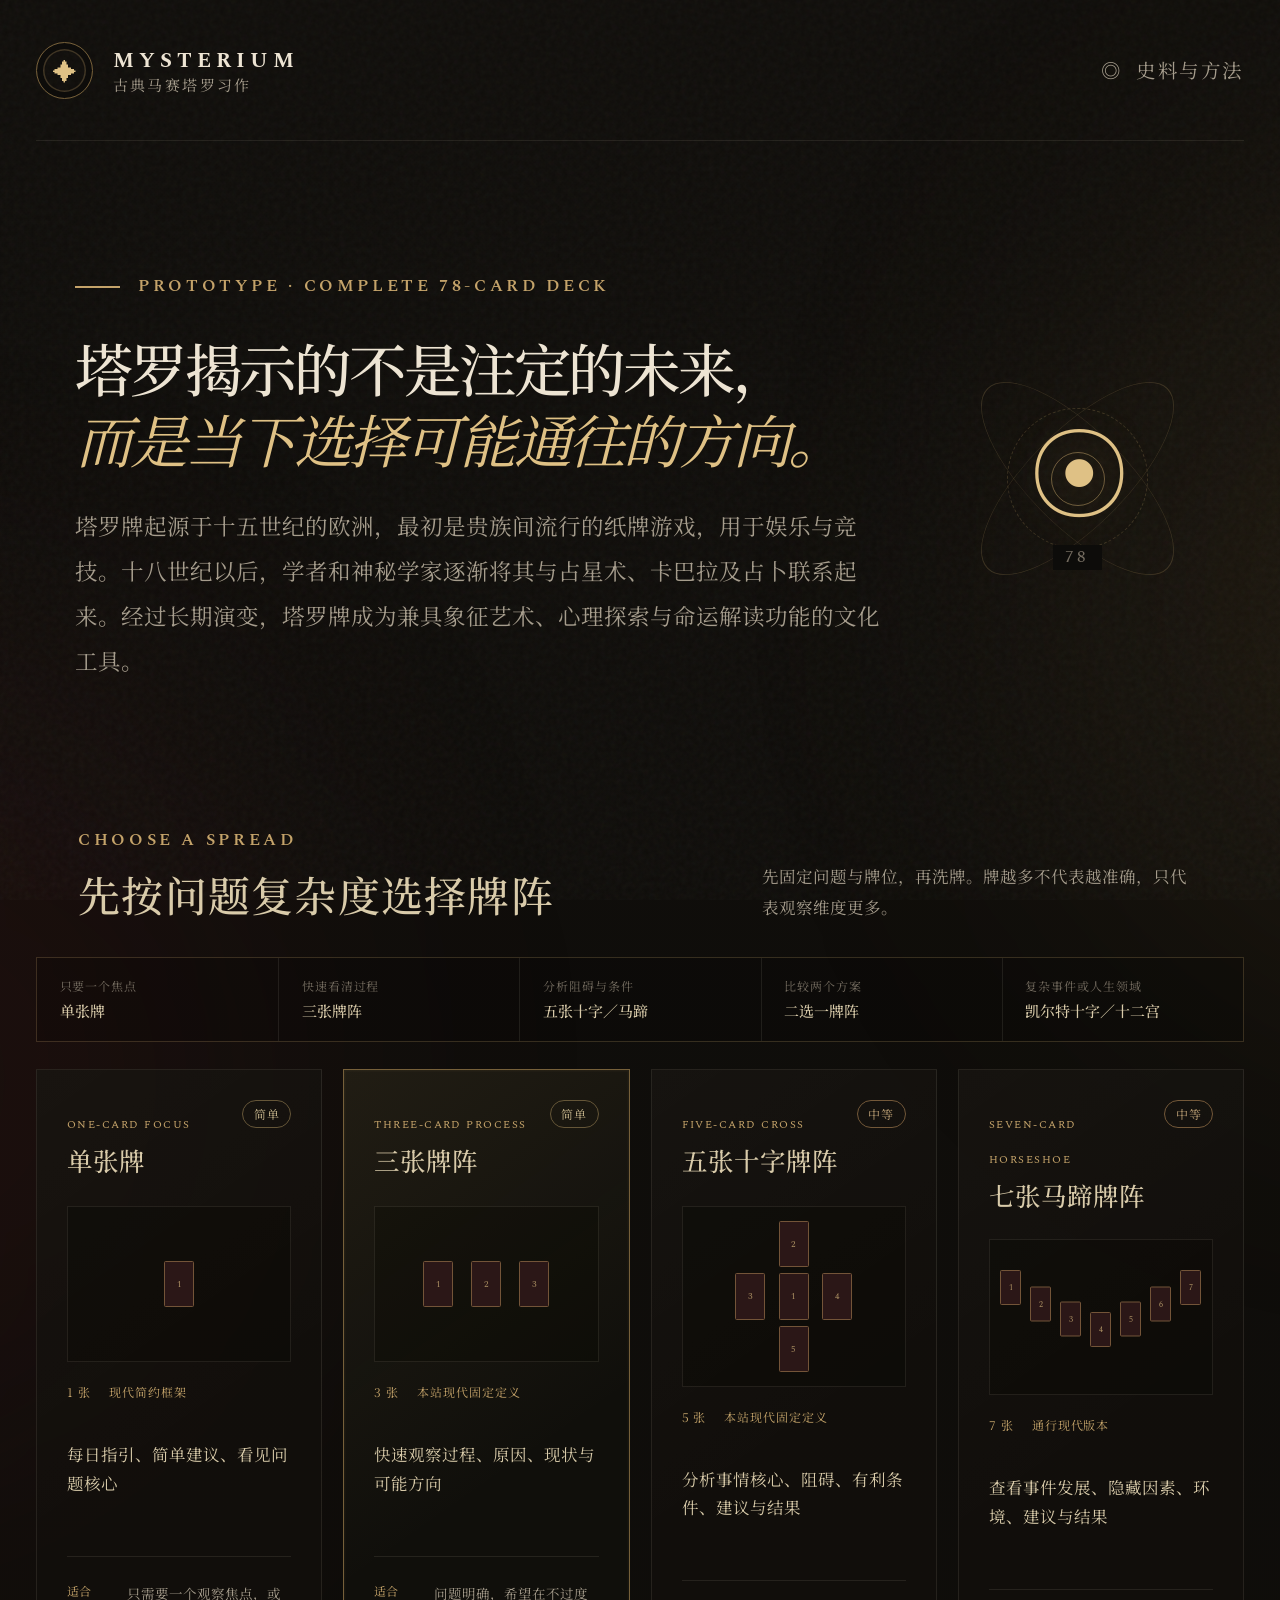
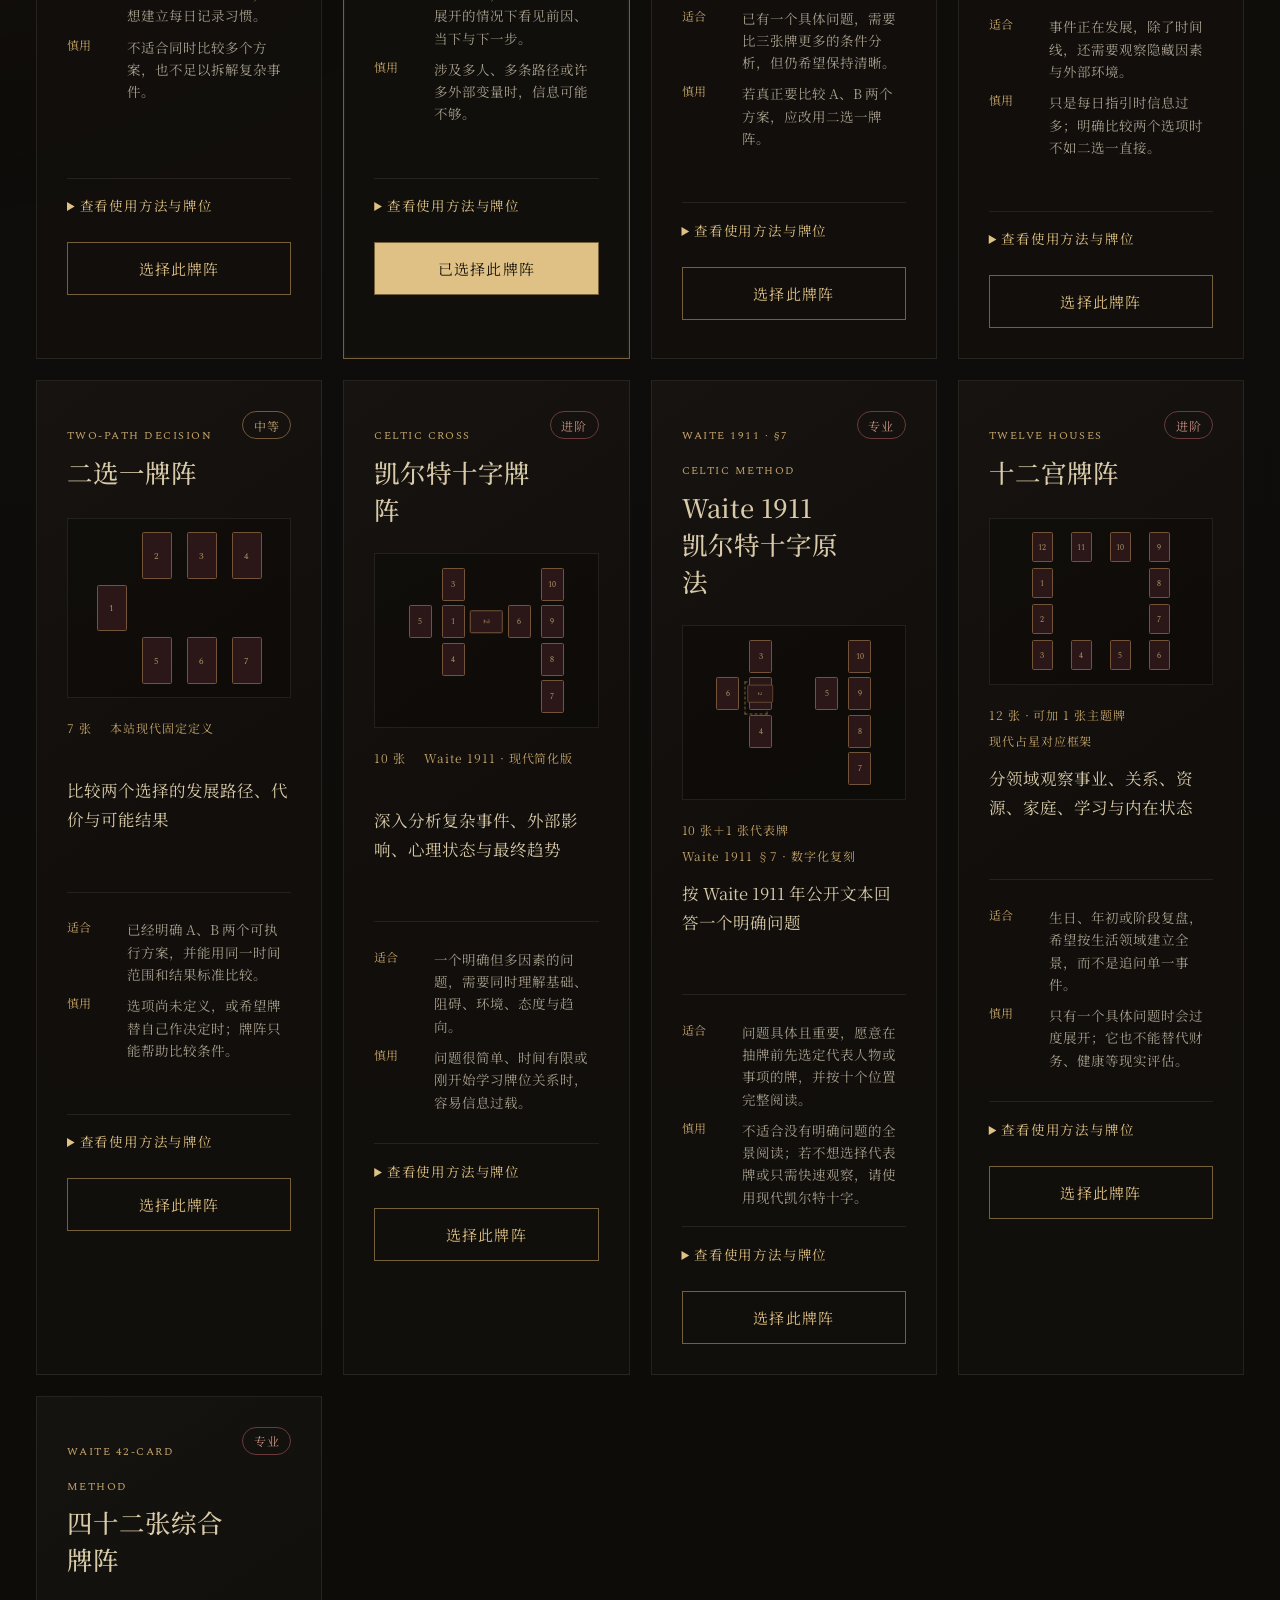
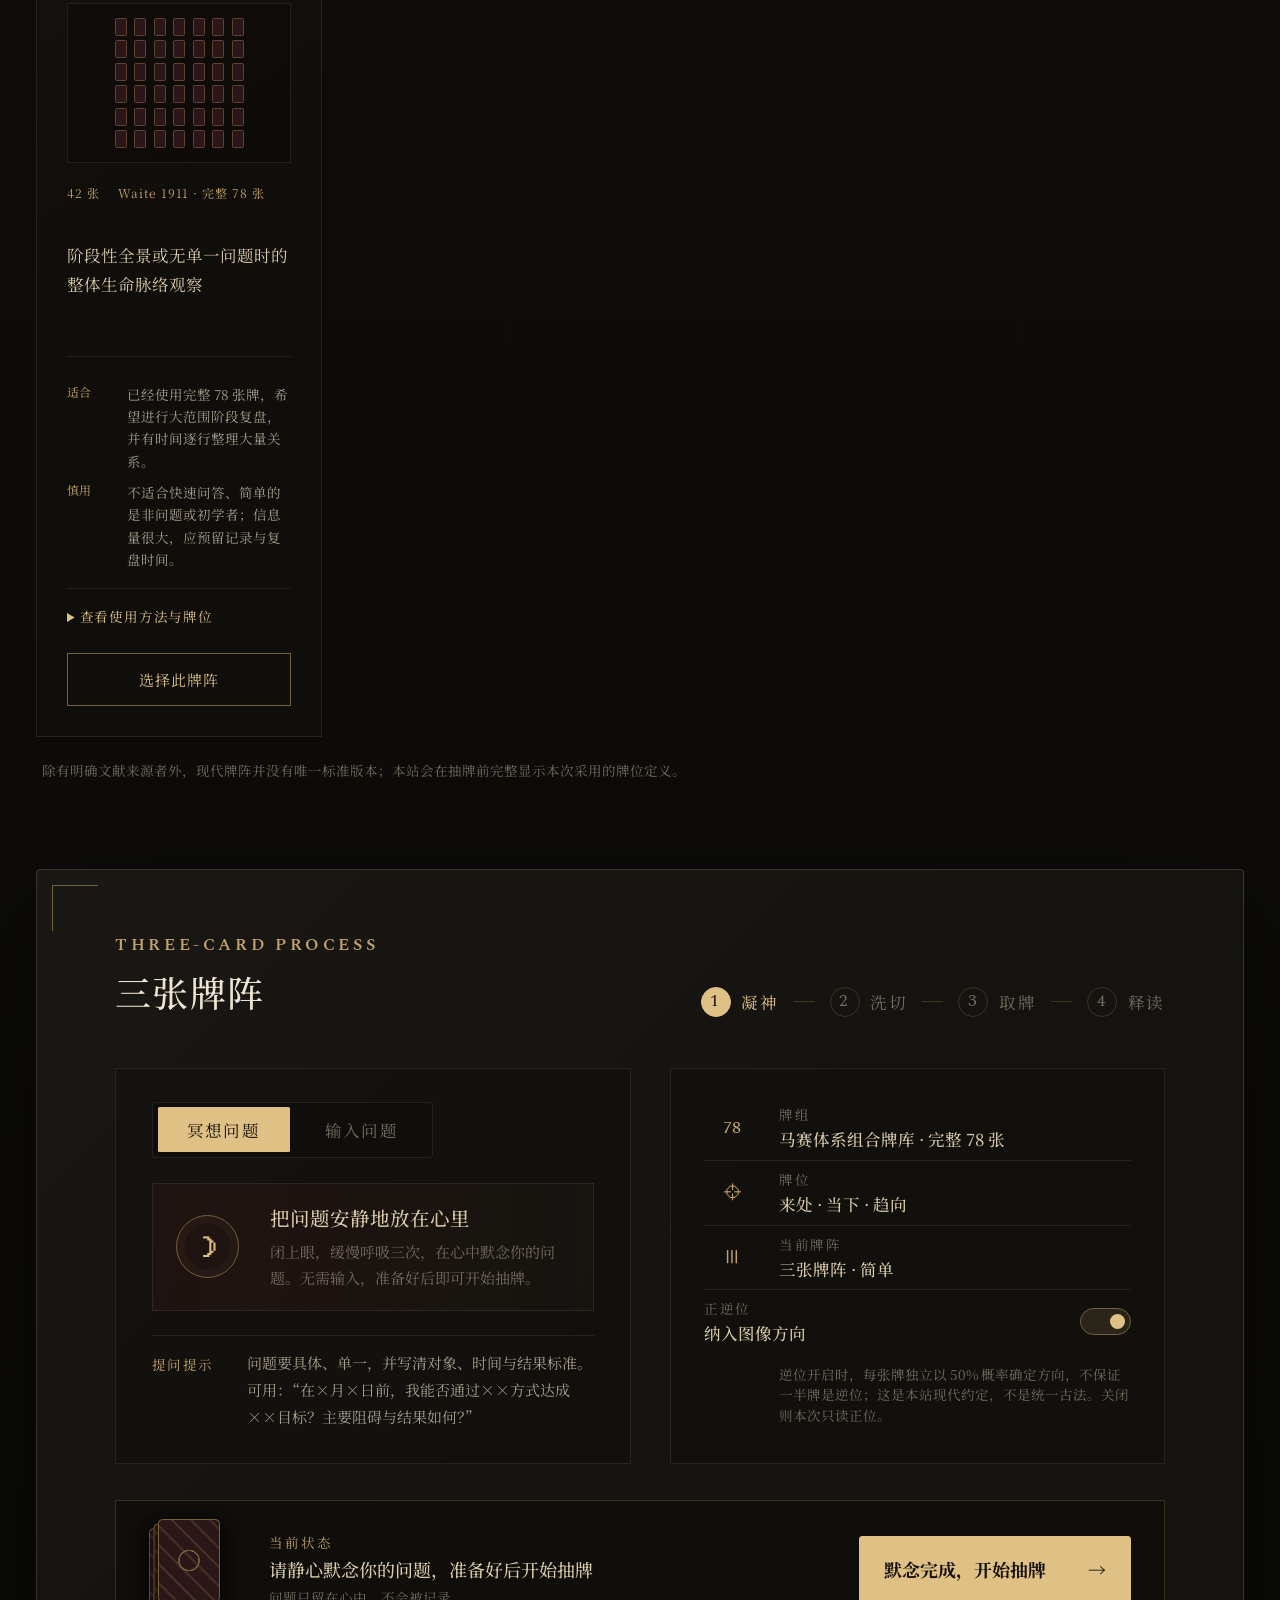
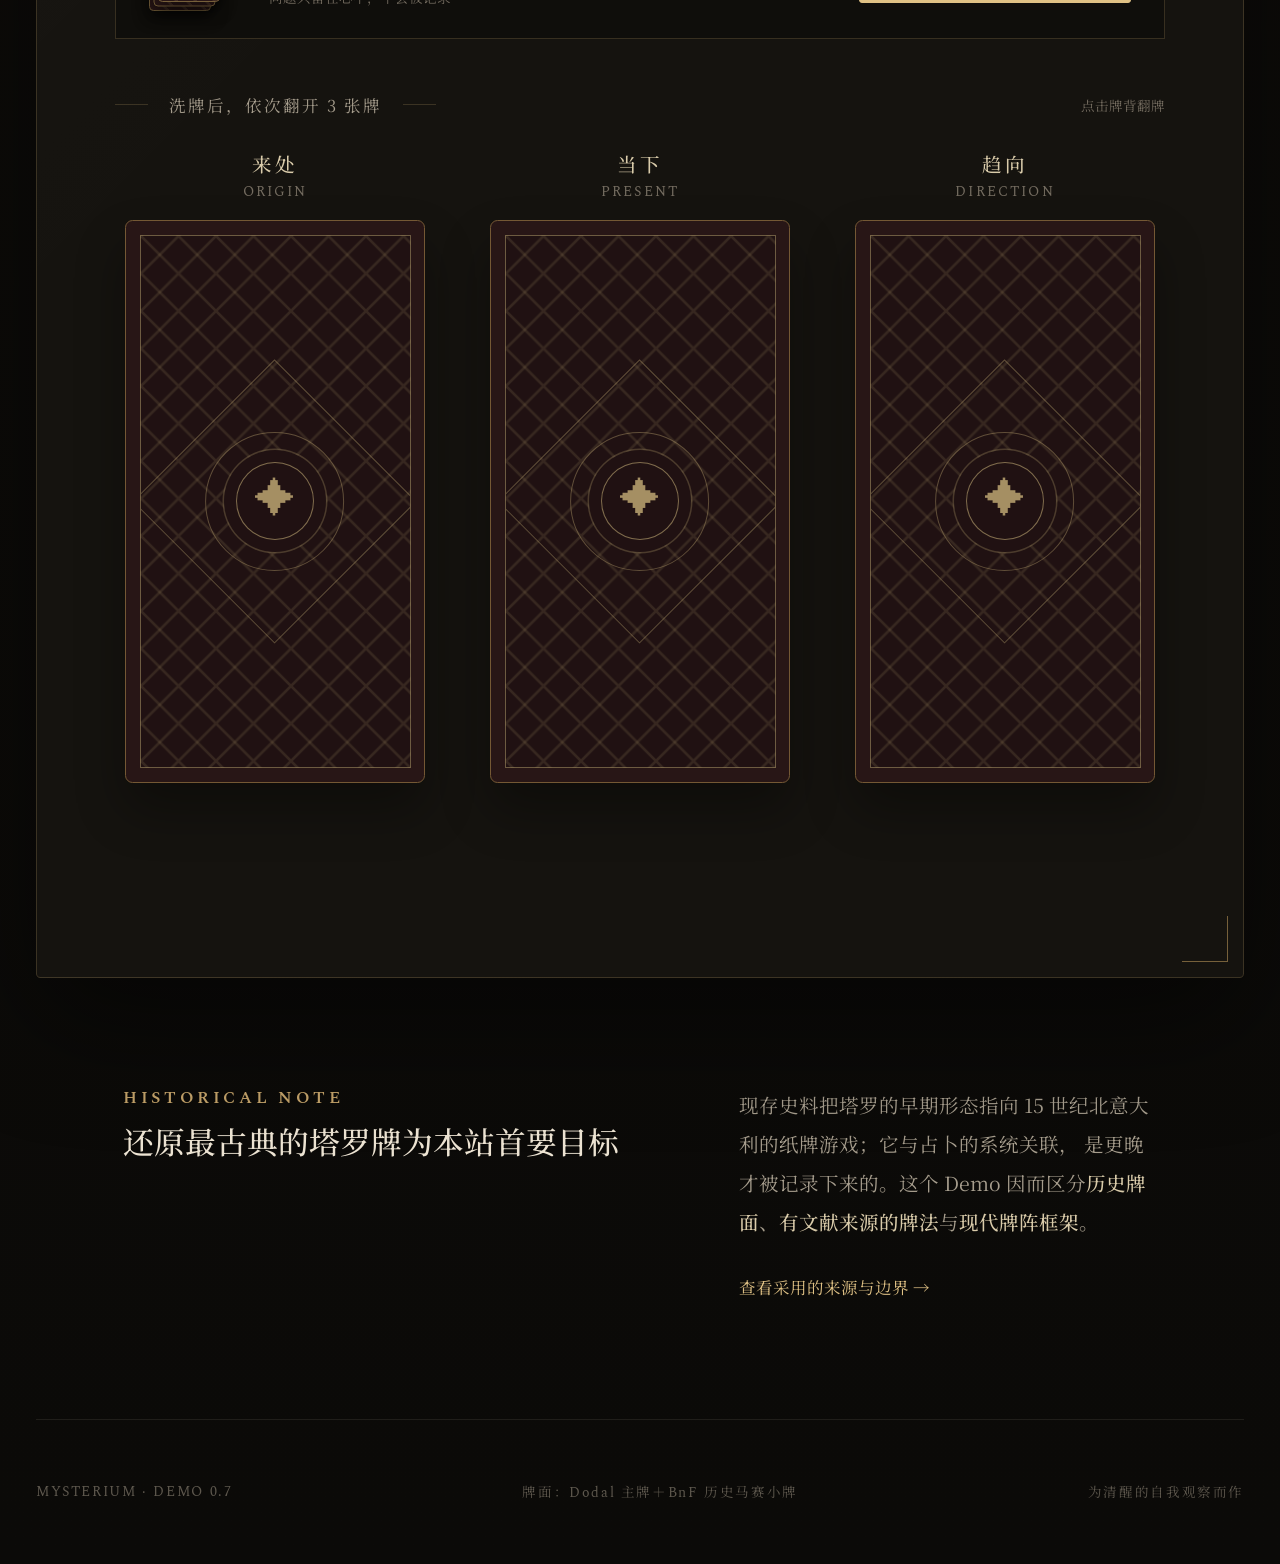
<file: index.html>
<!doctype html>
<html lang="zh-CN">
  <head>
    <meta charset="UTF-8" />
    <meta name="viewport" content="width=device-width, initial-scale=1.0" />
    <meta name="theme-color" content="#17140f" />
    <meta
      name="description"
      content="使用完整 78 张马赛体系组合牌库，支持单张、三张、十字、马蹄、二选一、现代凯尔特十字、Waite 1911 凯尔特十字原法、十二宫与四十二张综合牌阵。"
    />
    <title>Mysterium · 古典马赛塔罗 Demo</title>
    <link rel="icon" href="assets/seal.svg" type="image/svg+xml" />
    <link rel="stylesheet" href="styles.css?v=20260909-waite1911" />
    <script src="app.js?v=20260909-waite1911" defer></script>
  </head>
  <body>
    <a class="skip-link" href="#reading-table">直接进入牌桌</a>

    <div class="ambient ambient-left" aria-hidden="true"></div>
    <div class="ambient ambient-right" aria-hidden="true"></div>
    <div class="grain" aria-hidden="true"></div>

    <header class="site-header">
      <a class="brand" href="#top" aria-label="Mysterium 首页">
        <span class="brand-seal" aria-hidden="true">✦</span>
        <span>
          <strong>MYSTERIUM</strong>
          <small>古典马赛塔罗习作</small>
        </span>
      </a>

      <button class="text-button" id="open-notes" type="button">
        <span aria-hidden="true">◎</span>
        史料与方法
      </button>
    </header>

    <main id="top">
      <section class="hero" aria-labelledby="hero-title">
        <div class="hero-copy">
          <p class="eyebrow"><span></span> Prototype · Complete 78-card deck</p>
          <h1 class="hero-statement" id="hero-title">塔罗揭示的不是注定的未来，<br /><em>而是当下选择可能通往的方向。</em></h1>
          <p class="hero-lede">
            塔罗牌起源于十五世纪的欧洲，最初是贵族间流行的纸牌游戏，用于娱乐与竞技。十八世纪以后，学者和神秘学家逐渐将其与占星术、卡巴拉及占卜联系起来。经过长期演变，塔罗牌成为兼具象征艺术、心理探索与命运解读功能的文化工具。
          </p>
        </div>

        <div class="hero-mark" aria-hidden="true">
          <div class="orbit orbit-one"></div>
          <div class="orbit orbit-two"></div>
          <span>☉</span>
          <small>78</small>
        </div>
      </section>

      <section class="spread-library" id="spread-library" aria-labelledby="spread-library-title">
        <div class="spread-library-head">
          <div>
            <p class="section-kicker">CHOOSE A SPREAD</p>
            <h2 id="spread-library-title">先按问题复杂度选择牌阵</h2>
          </div>
          <p>先固定问题与牌位，再洗牌。牌越多不代表越准确，只代表观察维度更多。</p>
        </div>
        <div class="spread-quick-guide" aria-label="牌阵选择速查">
          <div><small>只要一个焦点</small><strong>单张牌</strong></div>
          <div><small>快速看清过程</small><strong>三张牌阵</strong></div>
          <div><small>分析阻碍与条件</small><strong>五张十字／马蹄</strong></div>
          <div><small>比较两个方案</small><strong>二选一牌阵</strong></div>
          <div><small>复杂事件或人生领域</small><strong>凯尔特十字／十二宫</strong></div>
        </div>
        <div class="spread-grid" id="spread-grid"></div>
        <p class="spread-method-note">
          除有明确文献来源者外，现代牌阵并没有唯一标准版本；本站会在抽牌前完整显示本次采用的牌位定义。
        </p>
      </section>

      <section class="reading-shell" id="reading-table" aria-labelledby="table-title" tabindex="-1">
        <div class="table-head">
          <div>
            <p class="section-kicker" id="table-kicker">THE THREE-CARD TABLE</p>
            <h2 id="table-title">三张牌阵</h2>
          </div>
          <ol class="steps" aria-label="占牌步骤">
            <li class="is-active" data-step="1"><span>1</span>凝神</li>
            <li data-step="2"><span>2</span>洗切</li>
            <li data-step="3"><span>3</span>取牌</li>
            <li data-step="4"><span>4</span>释读</li>
          </ol>
        </div>

        <div class="controls-grid">
          <div class="question-block">
            <div class="question-mode-tabs" role="tablist" aria-label="提问方式">
              <button
                class="is-active"
                id="mode-meditation"
                type="button"
                role="tab"
                aria-selected="true"
                aria-controls="meditation-panel"
                data-mode="meditation"
              >冥想问题</button>
              <button
                id="mode-write"
                type="button"
                role="tab"
                aria-selected="false"
                aria-controls="write-panel"
                data-mode="write"
              >输入问题</button>
            </div>

            <div class="question-mode-panel meditation-panel" id="meditation-panel" role="tabpanel" aria-labelledby="mode-meditation">
              <span class="meditation-mark" aria-hidden="true">☽</span>
              <div class="meditation-intro">
                <strong>把问题安静地放在心里</strong>
                <p>闭上眼，缓慢呼吸三次，在心中默念你的问题。无需输入，准备好后即可开始抽牌。</p>
              </div>
            </div>

            <div class="question-mode-panel write-panel" id="write-panel" role="tabpanel" aria-labelledby="mode-write" hidden>
              <label for="question">你希望从哪个问题开始？</label>
              <div class="input-wrap">
                <textarea
                  id="question"
                  maxlength="120"
                  rows="4"
                  aria-describedby="question-guidance"
                  placeholder="问题要具体、单一，并写清对象、时间与结果标准。可用：“在×月×日前，我能否通过××方式达成××目标？主要阻碍与结果如何？”"
                ></textarea>
                <span id="question-count" aria-live="polite">0 / 120</span>
              </div>
            </div>
            <div class="question-tutorial">
              <small>提问提示</small>
              <p id="question-guidance">问题要具体、单一，并写清对象、时间与结果标准。可用：“在×月×日前，我能否通过××方式达成××目标？主要阻碍与结果如何？”</p>
            </div>
          </div>

          <aside class="method-card" aria-label="本次牌法设置">
            <div class="method-row">
              <span class="method-icon" aria-hidden="true">78</span>
              <div>
                <small>牌组</small>
                <strong>马赛体系组合牌库 · 完整 78 张</strong>
              </div>
            </div>
            <div class="method-row">
              <span class="method-icon" aria-hidden="true">⌖</span>
              <div>
                <small>牌位</small>
                <strong id="method-spread-positions">来处 · 当下 · 趋向</strong>
              </div>
            </div>
            <div class="method-row">
              <span class="method-icon" id="method-spread-count" aria-hidden="true">Ⅲ</span>
              <div>
                <small>当前牌阵</small>
                <strong id="method-spread-name">三张牌阵 · 简单</strong>
              </div>
            </div>
            <label class="toggle-row">
              <span>
                <small>正逆位</small>
                <strong>纳入图像方向</strong>
              </span>
              <input id="reversals" type="checkbox" checked />
              <span class="toggle" aria-hidden="true"></span>
            </label>
            <label class="toggle-row theme-toggle-row" id="theme-toggle-row" hidden>
              <span>
                <small>主题牌</small>
                <strong>增加第 13 张总主题</strong>
              </span>
              <input id="theme-card" type="checkbox" />
              <span class="toggle" aria-hidden="true"></span>
            </label>
            <label class="select-row significator-row" id="significator-row" hidden>
              <span>
                <small>历史人物牌</small>
                <strong>置于 42 张牌阵之外</strong>
              </span>
              <select id="significator" aria-label="选择 42 张法历史人物牌">
                <option value="">不使用</option>
                <option value="1">魔术师</option>
                <option value="2">女教皇</option>
              </select>
            </label>
            <label class="select-row waite-significator-row" id="waite-significator-row" hidden>
              <span>
                <small>Waite 代表牌</small>
                <strong>先选人物或事项，再洗切余牌</strong>
              </span>
              <select id="waite-significator" aria-label="选择 Waite 1911 凯尔特十字代表牌" required>
                <option value="">请先选择代表牌</option>
              </select>
            </label>
            <label class="select-row waite-facing-row" id="waite-facing-row" hidden>
              <span>
                <small>代表牌面向</small>
                <strong>决定身后与面前的位置</strong>
              </span>
              <select id="waite-facing" aria-label="选择代表牌面向" required>
                <option value="">请先确认朝向</option>
                <option value="left">面向左</option>
                <option value="right">面向右</option>
              </select>
            </label>
            <details class="waite-original-note" id="waite-original-note" hidden>
              <summary>怎样按 1911 年原文选择代表牌？</summary>
              <p><strong>代表人物：</strong>原文建议用宫廷牌，并按年龄、性别、外貌或性情选择：男性四十岁及以上用骑士、以下用国王；女性四十岁以上用王后、以下用侍从。权杖对应很浅的肤发、圣杯对应浅棕或暗金发、宝剑对应深棕发与较暗肤色、钱币对应最深的肤发；原文也允许按已知性情调整。这些是 1911 年的历史分类，本站只如实说明，不自动替用户判断。</p>
              <p><strong>代表事项：</strong>可选择意义与问题相应的大牌或小牌。原文举例：询问诉讼是否必要时可用正义牌；询问自己能否胜诉时则用代表问卜者的宫廷牌。</p>
              <p><strong>面向：</strong>牌中人物明显朝左或右时按图像选择；大牌或点数牌无法判断时，原文要求在开始前自行指定。面向决定第 5 张“身后”和第 6 张“面前”的摆放方向。</p>
            </details>
            <label class="select-row ai-depth-row" id="ai-depth-row" hidden>
              <span>
                <small>AI 解读详略</small>
                <strong>复制提示词时采用</strong>
              </span>
              <select id="ai-depth" aria-label="选择 42 张牌阵 AI 解读详略">
                <option value="detailed" selected>逐牌详读</option>
                <option value="summary">六行概览</option>
              </select>
            </label>
            <p class="micro-note" id="method-note">开启逆位时，每张牌独立有 50% 概率逆位；这是本站的现代约定，历史牌法并未统一规定比例。</p>
          </aside>
        </div>

        <div class="ritual-bar">
          <div class="deck-mini" id="deck-mini" aria-hidden="true">
            <span></span><span></span><span></span>
          </div>
          <div class="ritual-status">
            <small>当前状态</small>
            <strong id="status-text" aria-live="polite">请静心默念你的问题，准备好后开始抽牌</strong>
            <span id="shuffle-receipt">问题只留在心中，不会被记录</span>
          </div>
          <button class="primary-button" id="shuffle-button" type="button">
            <span>默念完成，开始抽牌</span>
            <b aria-hidden="true">→</b>
          </button>
        </div>

        <div class="draw-heading">
          <div>
            <span class="hairline"></span>
            <p id="draw-instruction">洗牌后，依次翻开 3 张牌</p>
            <span class="hairline"></span>
          </div>
          <small>点击牌背翻牌</small>
        </div>

        <div class="card-grid layout-three" id="card-grid" aria-label="三张牌位"></div>

        <section class="reading-result" id="reading-result" aria-labelledby="result-title" tabindex="-1" hidden>
          <div class="result-heading">
            <div>
              <p class="section-kicker">YOUR READING</p>
              <h2 id="result-title">基础牌义与牌位导读</h2>
            </div>
            <button class="secondary-button" id="copy-reading" type="button">复制释读</button>
          </div>
          <p class="result-guide-note">以下导读按抽到的牌、方向与固定牌位生成，供你对照问题思考。需要结合具体情境进一步解读，可复制完整牌阵向 AI 提问。</p>
          <blockquote id="question-echo"></blockquote>
          <div class="interpretations" id="interpretations"></div>
          <div class="synthesis">
            <div class="synthesis-mark" aria-hidden="true">✦</div>
            <div>
              <small>牌阵关系导读</small>
              <p id="synthesis-text" class="synthesis-guide"></p>
              <strong id="action-text"></strong>
            </div>
          </div>
          <section class="ai-prompt-panel" aria-labelledby="ai-prompt-title">
            <div class="ai-prompt-mark" aria-hidden="true">AI</div>
            <div class="ai-prompt-copy">
              <p class="section-kicker">CONTINUE WITH AI</p>
              <h3 id="ai-prompt-title">复制完整牌阵，继续向 AI 提问</h3>
              <p>
                <span id="ai-prompt-description">提示词会整理问题、牌阵定义、不重复抽牌核验与正逆位，并要求 AI 用牌号标注依据、区分给定牌义、组合推论与现实未知。</span>
              </p>
              <div class="ai-prompt-includes" aria-label="提示词包含的内容">
                <span>问题</span><span>牌阵</span><span>牌位</span><span>抽牌核验</span><span>证据边界</span>
              </div>
              <p class="ai-prompt-note" id="ai-prompt-note"></p>
            </div>
            <button class="primary-button ai-copy-button" id="copy-ai-prompt" type="button">
              <span>复制 AI 提示词</span><b aria-hidden="true">→</b>
            </button>
          </section>
          <div class="result-actions">
            <p>塔罗适合帮助整理感受，不替代医疗、法律、财务或人生重大决定的专业意见。</p>
            <button class="secondary-button waite-follow-up" id="waite-follow-up" type="button" hidden>以第十张为代表牌再起一次</button>
            <button class="text-button reset-button" id="reset-button" type="button">重新起牌 ↺</button>
          </div>
        </section>
      </section>

      <section class="provenance" aria-labelledby="provenance-title">
        <div>
          <p class="section-kicker">HISTORICAL NOTE</p>
          <h2 id="provenance-title">还原最古典的塔罗牌为本站首要目标</h2>
        </div>
        <div class="provenance-copy">
          <p>
            现存史料把塔罗的早期形态指向 15 世纪北意大利的纸牌游戏；它与占卜的系统关联，
            是更晚才被记录下来的。这个 Demo 因而区分<strong>历史牌面</strong>、<strong>有文献来源的牌法</strong>与<strong>现代牌阵框架</strong>。
          </p>
          <button class="inline-link" id="open-notes-secondary" type="button">查看采用的来源与边界 →</button>
        </div>
      </section>
    </main>

    <footer>
      <span>MYSTERIUM · DEMO 0.7</span>
      <span>牌面：Dodal 主牌＋BnF 历史马赛小牌</span>
      <span>为清醒的自我观察而作</span>
    </footer>

    <dialog id="notes-dialog">
      <div class="dialog-head">
        <div>
          <p class="section-kicker">SOURCES &amp; METHOD</p>
          <h2>史料与方法说明</h2>
        </div>
        <button id="close-notes" type="button" aria-label="关闭史料说明">×</button>
      </div>
      <div class="dialog-body">
        <section>
          <span class="note-number">01</span>
          <div>
            <h3>牌面传统</h3>
            <p>
              本站的 78 张组合牌库由两套史料拼合：22 张主牌继续使用约 1701 年的 Jean Dodal 马赛图像；56 张小牌取自法国国家图书馆所藏、依 Nicolas Conver 模式制作的另一套历史马赛牌扫描，两者不冒充同一副古牌。
              小牌保留钱币、圣杯、宝剑、权杖四组各 14 张的传统点数牌结构，不套用后期的叙事插画。
            </p>
            <div class="source-links">
              <a href="https://opengameart.org/content/tarot-cards-major-arcana" target="_blank" rel="noreferrer">查看牌面来源</a>
              <a href="https://gallica.bnf.fr/ark:/12148/btv1b10539497f" target="_blank" rel="noreferrer">BnF · 完整历史牌组</a>
              <a href="https://www.britishmuseum.org/collection/term/BIOG179590" target="_blank" rel="noreferrer">British Museum · Jean Dodal</a>
            </div>
          </div>
        </section>
        <section>
          <span class="note-number">02</span>
          <div>
            <h3>占卜史的边界</h3>
            <p>
              大都会艺术博物馆将最早的塔罗记录定位于 15 世纪，并说明它起初是游戏。
              法国国家图书馆藏有 Etteilla 于 1783–1784 年出版的塔罗占卜著作；这才是可核查的早期系统文献之一。
            </p>
            <div class="source-links">
              <a href="https://www.metmuseum.org/perspectives/tarot-2" target="_blank" rel="noreferrer">Met 塔罗史</a>
              <a href="https://catalogue.bnf.fr/ark:/12148/cb44214742d" target="_blank" rel="noreferrer">BnF · Etteilla 原著书目</a>
            </div>
          </div>
        </section>
        <section>
          <span class="note-number">03</span>
          <div>
            <h3>牌阵来源与固定定义</h3>
            <p>
              单张、三张、五张十字、马蹄、二选一与十二宫在现代实践中存在多种位置版本；本站会在抽牌前列明本次采用的固定定义。
              “凯尔特十字”的十个主体位置及 42 张全景法参考 Waite 1911 年公开文本。本站保留易用的现代十张简化版，同时另设“Waite 1911 凯尔特十字原法”：先选代表牌并正面置中，对剩余 77 张连续洗切三次，第 1 张覆盖代表牌，第 2 张横跨第 1 张，再按原文方向放置其余牌。这里的“原法”指第 7 节操作步骤；牌面仍为本站的历史马赛组合牌，中文牌义仍是现代整理。
              本站以完整 78 张牌实现 42 张法的六叠、七叠、分组重洗与六行七张布局。原法使用魔术师或女教皇作人物牌，本站允许省略，也不按性别自动指定；使用时人物牌置于牌阵之外，若它原在 42 张中，会从未发的 36 张中随机补位。
            </p>
            <div class="source-links">
              <a href="https://en.wikisource.org/wiki/The_Pictorial_Key_to_the_Tarot/Part_3" target="_blank" rel="noreferrer">Waite · 牌阵原文</a>
              <a href="https://www.daneel.franken.de/tarot/ATA/courses/astrological/ast.pdf" target="_blank" rel="noreferrer">十二宫位置参考</a>
            </div>
          </div>
        </section>
        <section>
          <span class="note-number">04</span>
          <div>
            <h3>随机与逆位</h3>
            <p>
              每次洗牌使用 <code>crypto.getRandomValues()</code> 获取浏览器加密随机数，以拒绝采样避免范围映射的取模偏差，再完成 Fisher–Yates 洗牌与随机切牌。
              程序会在洗切和取牌后校验张数与唯一性。开启逆位后，完整 78 张牌会在洗牌前各自独立以 50% 概率决定逆位；这个比例是本站的现代约定，Waite 原文未规定统一比例。逆位不等同于“坏牌”。使用 42 张人物牌时，该牌不参与结果，其他 77 张牌各有 42/77 的概率进入牌阵；省略人物牌时为 42/78。
            </p>
            <div class="source-links">
              <a href="https://www.w3.org/TR/webcrypto/#Crypto-method-getRandomValues" target="_blank" rel="noreferrer">W3C · Web Crypto 随机源</a>
            </div>
          </div>
        </section>
        <section>
          <span class="note-number">05</span>
          <div>
            <h3>“准确”的可核验边界</h3>
            <p>
              本站能核验的是：牌库完整、随机过程无明显程序偏向、牌不重复、牌阵定义在抽牌前固定、历史步骤与现代解释分开标注。
              这些措施不能证明塔罗具有预测命中率。复制给 AI 的提示词因此要求逐条引用牌号、区分给定牌义与组合推论、提供替代解释，并用现实证据检验结论。
            </p>
          </div>
        </section>
      </div>
    </dialog>

    <div class="toast" id="toast" role="status" aria-live="polite"></div>
  </body>
</html>
</file>
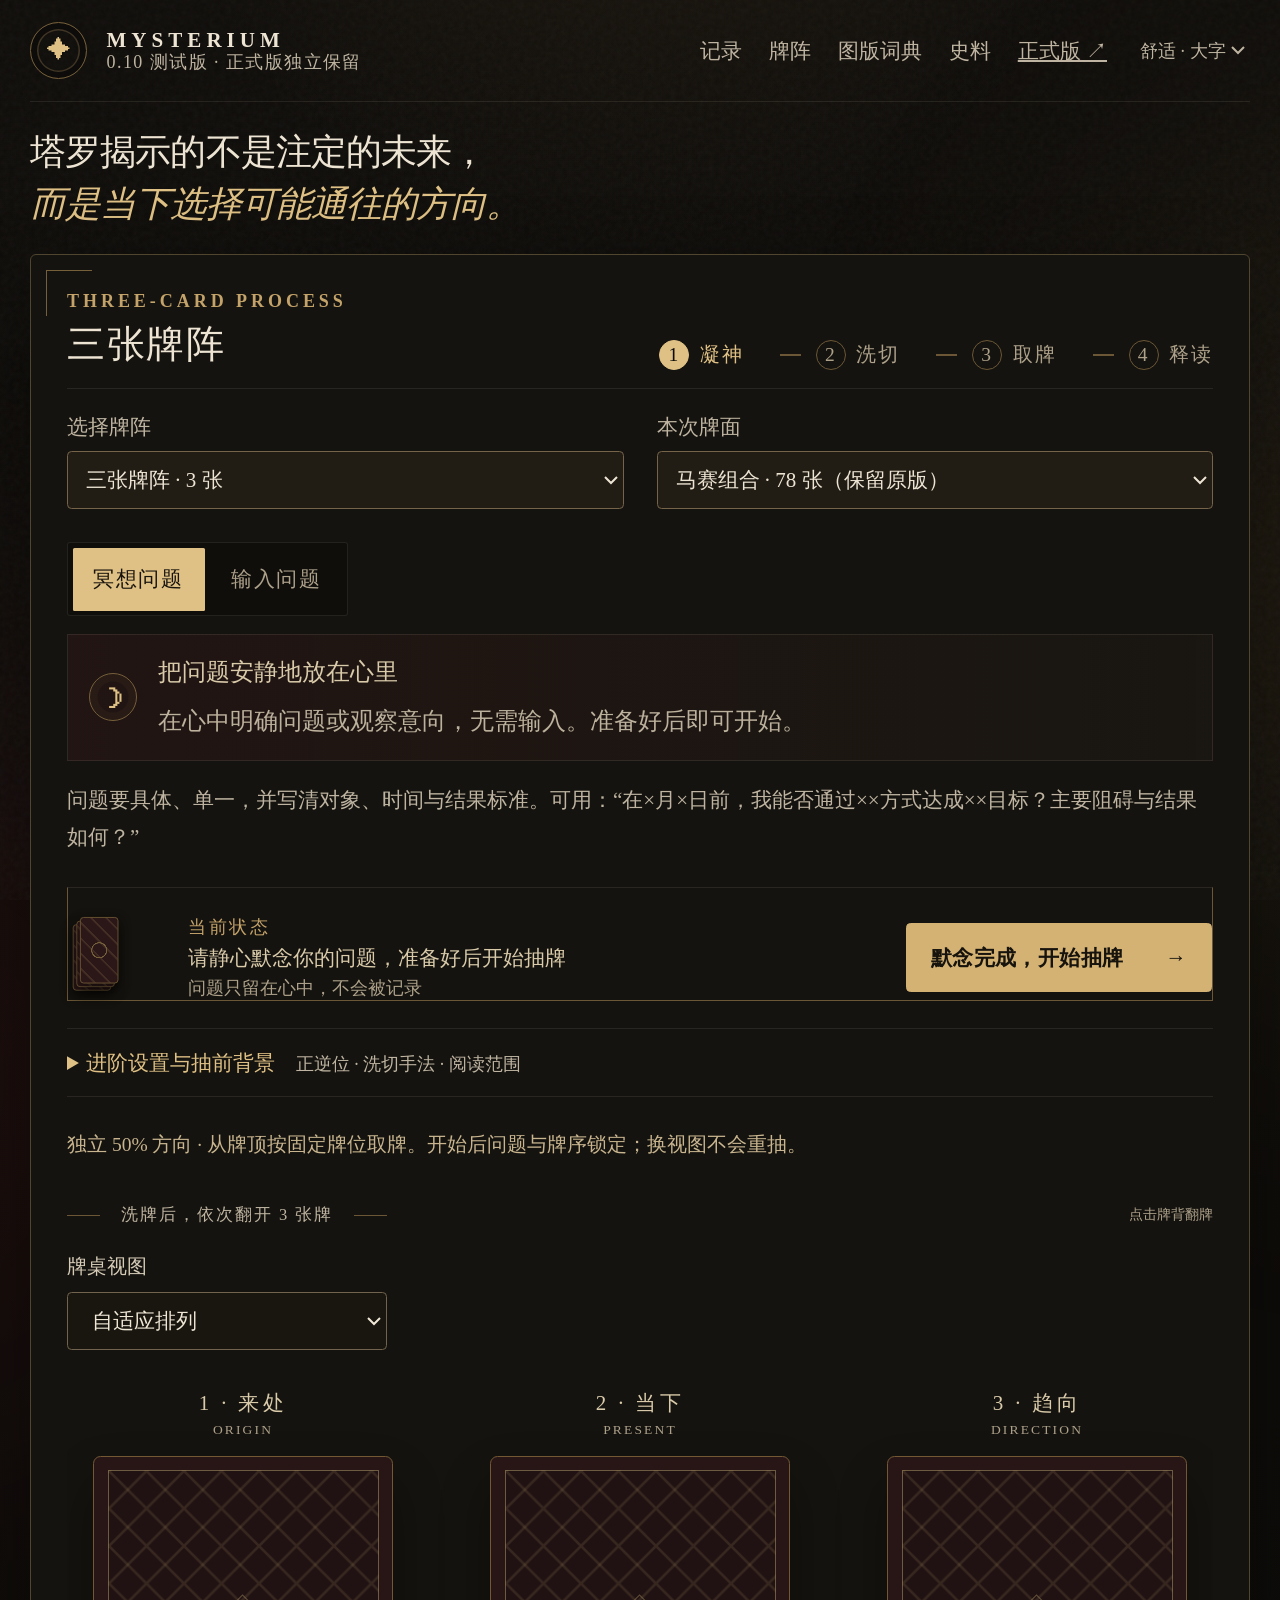
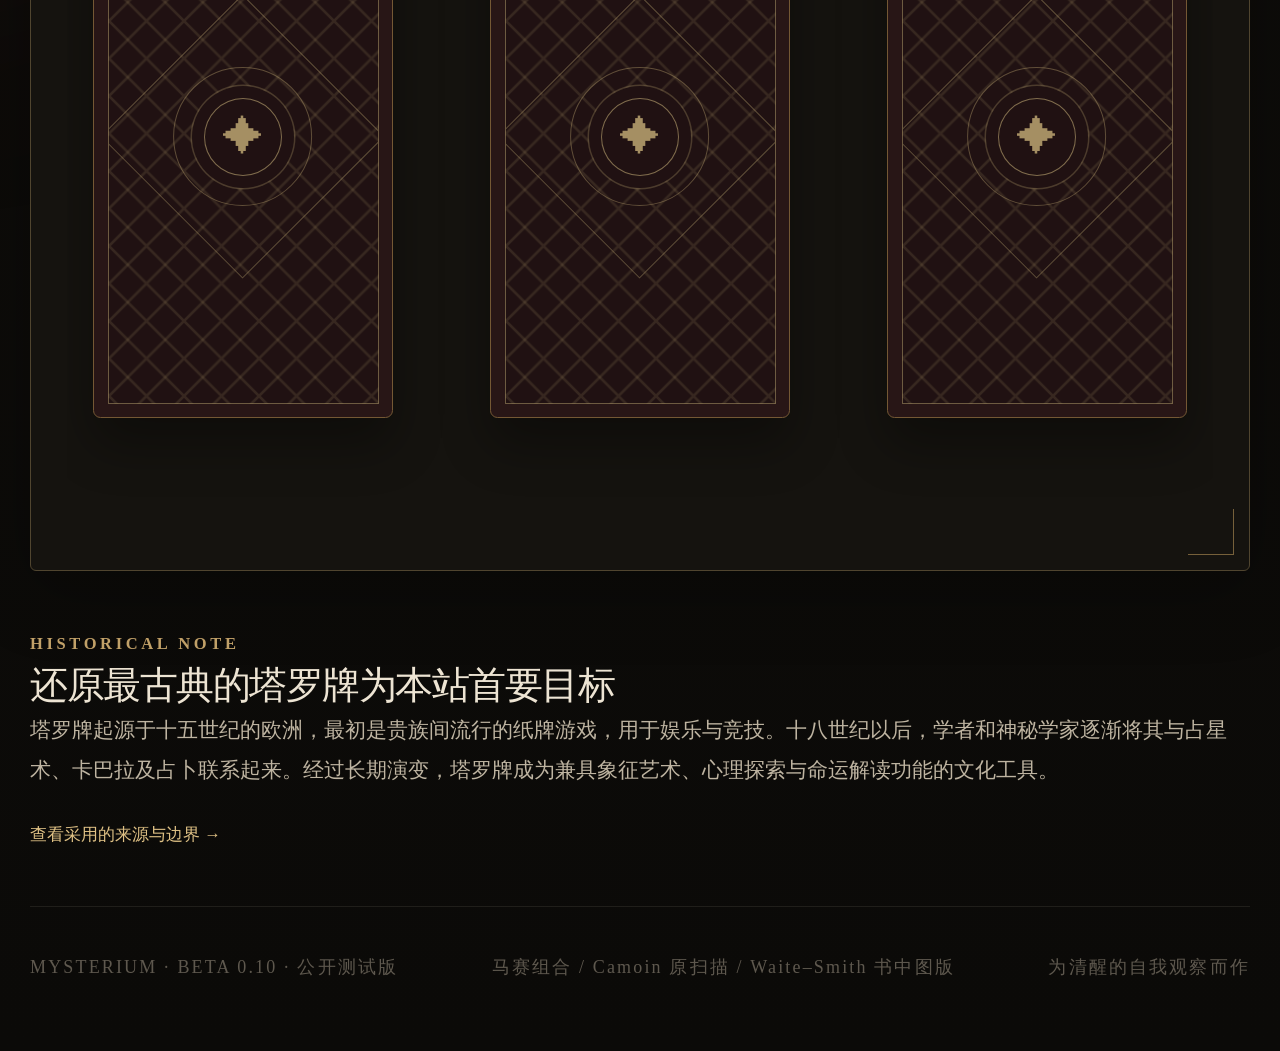
<file: beta/index.html>
<!doctype html>
<html lang="zh-CN">
  <head>
    <meta charset="UTF-8" />
    <meta name="viewport" content="width=device-width, initial-scale=1.0" />
    <meta name="theme-color" content="#17140f" />
    <meta
      name="description"
      content="可选完整 Camoin 历史马赛牌、Waite–Smith 书中黑白图版或原马赛组合，分开标注历史资料与现代中文释义，支持三张、凯尔特十字、42 张及真实余牌续读。"
    />
    <meta name="robots" content="noindex, nofollow" />
    <title>Mysterium · 0.10 测试版</title>
    <link rel="icon" href="assets/seal.svg" type="image/svg+xml" />
    <link rel="stylesheet" href="styles.css?v=20260912-010" />
    <link rel="stylesheet" href="practice.css?v=20260912-010" />
    <link rel="stylesheet" href="workbench.css?v=20260912-010" />
    <script src="engine.js?v=20260912-010" defer></script>
    <script src="waite-data.js?v=20260912-010" defer></script>
    <script src="waite-zh.js?v=20260912-010" defer></script>
    <script src="marseille-data.js?v=20260912-010" defer></script>
    <script src="decks.js?v=20260912-010" defer></script>
    <script src="app.js?v=20260912-010" defer></script>
    <script src="journal.js?v=20260912-010" defer></script>
    <script src="practice.js?v=20260912-010" defer></script>
    <script src="references.js?v=20260912-010" defer></script>
    <script src="workbench.js?v=20260912-010" defer></script>
    <script src="prompt-tools.js?v=20260912-010" defer></script>
  </head>
  <body>
    <a class="skip-link" href="#reading-table">直接进入牌桌</a>

    <div class="ambient ambient-left" aria-hidden="true"></div>
    <div class="ambient ambient-right" aria-hidden="true"></div>
    <div class="grain" aria-hidden="true"></div>

    <header class="site-header">
      <a class="brand" href="#top" aria-label="Mysterium 首页">
        <span class="brand-seal" aria-hidden="true">✦</span>
        <span>
          <strong>MYSTERIUM</strong>
          <small>0.10 测试版 · 正式版独立保留</small>
        </span>
      </a>

      <button class="text-button" id="open-notes" type="button">
        <span aria-hidden="true">◎</span>
        史料与方法
      </button>
    </header>

    <main id="top">
      <section class="hero" aria-labelledby="hero-title">
        <div class="hero-copy">
          <p class="eyebrow"><span></span> Prototype · Complete 78-card deck</p>
          <h1 class="hero-statement" id="hero-title">塔罗揭示的不是注定的未来，<br /><em>而是当下选择可能通往的方向。</em></h1>
          <p class="hero-lede">
            塔罗牌起源于十五世纪的欧洲，最初是贵族间流行的纸牌游戏，用于娱乐与竞技。十八世纪以后，学者和神秘学家逐渐将其与占星术、卡巴拉及占卜联系起来。经过长期演变，塔罗牌成为兼具象征艺术、心理探索与命运解读功能的文化工具。
          </p>
        </div>

        <div class="hero-mark" aria-hidden="true">
          <div class="orbit orbit-one"></div>
          <div class="orbit orbit-two"></div>
          <span>☉</span>
          <small>78</small>
        </div>
      </section>

      <section class="spread-library" id="spread-library" aria-labelledby="spread-library-title">
        <div class="spread-library-head">
          <div>
            <p class="section-kicker">CHOOSE A SPREAD</p>
            <h2 id="spread-library-title">先按问题复杂度选择牌阵</h2>
          </div>
          <p>先固定问题与牌位，再洗牌。牌越多不代表越准确，只代表观察维度更多。</p>
        </div>
        <div class="spread-quick-guide" aria-label="牌阵选择速查">
          <div><small>只要一个焦点</small><strong>单张牌</strong></div>
          <div><small>快速看清过程</small><strong>三张牌阵</strong></div>
          <div><small>分析阻碍与条件</small><strong>五张十字／马蹄</strong></div>
          <div><small>比较两个方案</small><strong>二选一牌阵</strong></div>
          <div><small>复杂事件或人生领域</small><strong>凯尔特十字／十二宫</strong></div>
        </div>
        <div class="spread-grid" id="spread-grid"></div>
        <p class="spread-method-note">
          除有明确文献来源者外，现代牌阵并没有唯一标准版本；本站会在抽牌前完整显示本次采用的牌位定义。
        </p>
      </section>

      <section class="reading-shell" id="reading-table" aria-labelledby="table-title" tabindex="-1">
        <div class="table-head">
          <div>
            <p class="section-kicker" id="table-kicker">THE THREE-CARD TABLE</p>
            <h2 id="table-title">三张牌阵</h2>
          </div>
          <ol class="steps" aria-label="占牌步骤">
            <li class="is-active" data-step="1"><span>1</span>凝神</li>
            <li data-step="2"><span>2</span>洗切</li>
            <li data-step="3"><span>3</span>取牌</li>
            <li data-step="4"><span>4</span>释读</li>
          </ol>
        </div>

        <div class="controls-grid">
          <div class="question-block">
            <div class="question-mode-tabs" role="tablist" aria-label="提问方式">
              <button
                class="is-active"
                id="mode-meditation"
                type="button"
                role="tab"
                aria-selected="true"
                aria-controls="meditation-panel"
                data-mode="meditation"
              >冥想问题</button>
              <button
                id="mode-write"
                type="button"
                role="tab"
                aria-selected="false"
                tabindex="-1"
                aria-controls="write-panel"
                data-mode="write"
              >输入问题</button>
            </div>

            <div class="question-mode-panel meditation-panel" id="meditation-panel" role="tabpanel" aria-labelledby="mode-meditation">
              <span class="meditation-mark" aria-hidden="true">☽</span>
              <div class="meditation-intro">
                <strong>把问题安静地放在心里</strong>
                <p>在心中明确问题或观察意向，无需输入。准备好后即可开始。</p>
              </div>
            </div>

            <div class="question-mode-panel write-panel" id="write-panel" role="tabpanel" aria-labelledby="mode-write" hidden>
              <label for="question">你希望从哪个问题开始？</label>
              <div class="input-wrap">
                <textarea
                  id="question"
                  maxlength="120"
                  rows="4"
                  aria-describedby="question-guidance"
                  placeholder="问题要具体、单一，并写清对象、时间与结果标准。可用：“在×月×日前，我能否通过××方式达成××目标？主要阻碍与结果如何？”"
                ></textarea>
                <span id="question-count" aria-live="polite">0 / 120</span>
              </div>
            </div>
            <div class="question-tutorial">
              <small>提问提示</small>
              <p id="question-guidance">问题要具体、单一，并写清对象、时间与结果标准。可用：“在×月×日前，我能否通过××方式达成××目标？主要阻碍与结果如何？”</p>
            </div>
          </div>

          <aside class="method-card" aria-label="本次牌法设置">
            <div class="method-row">
              <span class="method-icon" aria-hidden="true">78</span>
              <div>
                <small>牌组</small>
                <strong id="method-deck-name">马赛体系组合牌库 · 完整 78 张</strong>
              </div>
            </div>
            <div class="method-row">
              <span class="method-icon" aria-hidden="true">⌖</span>
              <div>
                <small>牌位</small>
                <strong id="method-spread-positions">来处 · 当下 · 趋向</strong>
              </div>
            </div>
            <div class="method-row">
              <span class="method-icon" id="method-spread-count" aria-hidden="true">Ⅲ</span>
              <div>
                <small>当前牌阵</small>
                <strong id="method-spread-name">三张牌阵 · 简单</strong>
              </div>
            </div>
            <label class="toggle-row">
              <span>
                <small>正逆位</small>
                <strong>纳入图像方向</strong>
              </span>
              <input id="reversals" type="checkbox" checked />
              <span class="toggle" aria-hidden="true"></span>
            </label>
            <label class="toggle-row theme-toggle-row" id="theme-toggle-row" hidden>
              <span>
                <small>主题牌</small>
                <strong>增加第 13 张总主题</strong>
              </span>
              <input id="theme-card" type="checkbox" />
              <span class="toggle" aria-hidden="true"></span>
            </label>
            <label class="select-row significator-row" id="significator-row" hidden>
              <span>
                <small>历史人物牌</small>
                <strong>置于 42 张牌阵之外</strong>
              </span>
              <select id="significator" aria-label="选择 42 张法历史人物牌">
                <option value="">不使用</option>
                <option value="1">魔术师</option>
                <option value="2">女教皇</option>
              </select>
            </label>
            <label class="select-row waite-significator-row" id="waite-significator-row" hidden>
              <span>
                <small>Waite 代表牌</small>
                <strong>先选人物或事项，再洗切余牌</strong>
              </span>
              <select id="waite-significator" aria-label="选择 Waite 1911 凯尔特十字代表牌" required>
                <option value="">请先选择代表牌</option>
              </select>
            </label>
            <label class="select-row waite-facing-row" id="waite-facing-row" hidden>
              <span>
                <small>代表牌面向</small>
                <strong>决定身后与面前的位置</strong>
              </span>
              <select id="waite-facing" aria-label="选择代表牌面向" required>
                <option value="">请先确认朝向</option>
                <option value="left">面向左</option>
                <option value="right">面向右</option>
              </select>
            </label>
            <details class="waite-original-note" id="waite-original-note" hidden>
              <summary>怎样按 1911 年原文选择代表牌？</summary>
              <p><strong>代表人物：</strong>原文建议用宫廷牌，并按年龄、性别、外貌或性情选择：男性四十岁及以上用骑士、以下用国王；女性四十岁以上用王后、以下用侍从。权杖对应很浅的肤发、圣杯对应浅棕或暗金发、宝剑对应深棕发与较暗肤色、钱币对应最深的肤发；原文也允许按已知性情调整。这些是 1911 年的历史分类，本站只如实说明，不自动替用户判断。</p>
              <p><strong>代表事项：</strong>可选择意义与问题相应的大牌或小牌。原文举例：询问诉讼是否必要时可用正义牌；询问自己能否胜诉时则用代表问卜者的宫廷牌。</p>
              <p><strong>面向：</strong>牌中人物明显朝左或右时按图像选择；大牌或点数牌无法判断时，原文要求在开始前自行指定。面向决定第 5 张“身后”和第 6 张“面前”的摆放方向。</p>
            </details>
            <label class="select-row ai-depth-row" id="ai-depth-row" hidden>
              <span>
                <small>AI 解读详略</small>
                <strong>复制提示词时采用</strong>
              </span>
              <select id="ai-depth" aria-label="选择 42 张牌阵 AI 解读详略">
                <option value="detailed" selected>逐牌详读</option>
                <option value="summary">六行概览</option>
              </select>
            </label>
            <p class="micro-note" id="method-note">开启逆位时，每张牌独立有 50% 概率逆位；这是本站的现代约定，历史牌法并未统一规定比例。</p>
          </aside>
        </div>

        <div class="ritual-bar">
          <div class="deck-mini" id="deck-mini" aria-hidden="true">
            <span></span><span></span><span></span>
          </div>
          <div class="ritual-status">
            <small>当前状态</small>
            <strong id="status-text" aria-live="polite">请静心默念你的问题，准备好后开始抽牌</strong>
            <span id="shuffle-receipt">问题只留在心中，不会被记录</span>
          </div>
          <button class="primary-button" id="shuffle-button" type="button">
            <span>默念完成，开始抽牌</span>
            <b aria-hidden="true">→</b>
          </button>
        </div>

        <div class="draw-heading">
          <div>
            <span class="hairline"></span>
            <p id="draw-instruction">洗牌后，依次翻开 3 张牌</p>
            <span class="hairline"></span>
          </div>
          <small>点击牌背翻牌</small>
        </div>

        <div class="card-grid layout-three" id="card-grid" aria-label="三张牌位"></div>

        <section class="reading-result" id="reading-result" aria-labelledby="result-title" tabindex="-1" hidden>
          <div class="result-heading">
            <div>
              <p class="section-kicker">YOUR READING</p>
              <h2 id="result-title">基础牌义与牌位导读</h2>
            </div>
            <button class="secondary-button" id="copy-reading" type="button">复制释读</button>
          </div>
          <p class="result-guide-note">以下导读按抽到的牌、方向与固定牌位生成，供你对照问题思考。需要结合具体情境进一步解读，可复制完整牌阵向 AI 提问。</p>
          <blockquote id="question-echo"></blockquote>
          <div class="interpretations" id="interpretations"></div>
          <div class="synthesis">
            <div class="synthesis-mark" aria-hidden="true">✦</div>
            <div>
              <small>牌阵关系导读</small>
              <p id="synthesis-text" class="synthesis-guide"></p>
              <strong id="action-text"></strong>
            </div>
          </div>
          <section class="ai-prompt-panel" aria-labelledby="ai-prompt-title">
            <div class="ai-prompt-mark" aria-hidden="true">AI</div>
            <div class="ai-prompt-copy">
              <p class="section-kicker">CONTINUE WITH AI</p>
              <h3 id="ai-prompt-title">复制完整牌阵，继续向 AI 提问</h3>
              <p>
                <span id="ai-prompt-description">提示词会整理问题、牌阵定义、不重复抽牌核验与正逆位，并要求 AI 用牌号标注依据、区分给定牌义、组合推论与现实未知。</span>
              </p>
              <div class="ai-prompt-includes" aria-label="提示词包含的内容">
                <span>问题</span><span>牌阵</span><span>牌位</span><span>抽牌核验</span><span>证据边界</span>
              </div>
              <p class="ai-prompt-note" id="ai-prompt-note"></p>
            </div>
            <button class="primary-button ai-copy-button" id="copy-ai-prompt" type="button">
              <span>复制 AI 提示词</span><b aria-hidden="true">→</b>
            </button>
          </section>
          <div class="result-actions">
            <p>塔罗适合帮助整理感受，不替代医疗、法律、财务或人生重大决定的专业意见。</p>
            <button class="secondary-button waite-follow-up" id="waite-follow-up" type="button" hidden>以第十张为代表牌再起一次</button>
            <button class="text-button reset-button" id="reset-button" type="button">重新起牌 ↺</button>
          </div>
        </section>
      </section>

      <section class="provenance" aria-labelledby="provenance-title">
        <div>
          <p class="section-kicker">HISTORICAL NOTE</p>
          <h2 id="provenance-title">还原最古典的塔罗牌为本站首要目标</h2>
        </div>
        <div class="provenance-copy">
          <p>
            现存史料把塔罗的早期形态指向 15 世纪北意大利的纸牌游戏；它与占卜的系统关联，
            是更晚才被记录下来的。这个 Demo 因而区分<strong>历史牌面</strong>、<strong>有文献来源的牌法</strong>与<strong>现代牌阵框架</strong>。
          </p>
          <button class="inline-link" id="open-notes-secondary" type="button">查看采用的来源与边界 →</button>
        </div>
      </section>
    </main>

    <footer>
      <span>MYSTERIUM · BETA 0.10 · 公开测试版</span>
      <span>马赛组合 / Camoin 原扫描 / Waite–Smith 书中图版</span>
      <span>为清醒的自我观察而作</span>
    </footer>

    <dialog id="notes-dialog">
      <div class="dialog-head">
        <div>
          <p class="section-kicker">SOURCES &amp; METHOD</p>
          <h2>史料与方法说明</h2>
        </div>
        <button id="close-notes" type="button" aria-label="关闭史料说明">×</button>
      </div>
      <div class="dialog-body">
        <section>
          <span class="note-number">01</span>
          <div>
            <h3>牌面传统</h3>
            <p>
              本站的 78 张组合牌库由两套史料拼合：22 张主牌继续使用约 1701 年的 Jean Dodal 马赛图像；56 张小牌取自法国国家图书馆所藏、依 Nicolas Conver 模式制作的另一套历史马赛牌扫描，两者不冒充同一副古牌。
              另可选择同一副馆藏的完整 78 张 Camoin 历史马赛原扫描（目录年代约 1890—1900），或 Waite–Smith 书中黑白图版。逐牌来源在“图版词典”中查阅；不同牌面不改变本站现代中文基础释义的归属。
              小牌保留钱币、圣杯、宝剑、权杖四组各 14 张的传统点数牌结构，不套用后期的叙事插画。
            </p>
            <div class="source-links">
              <a href="https://opengameart.org/content/tarot-cards-major-arcana" target="_blank" rel="noreferrer">查看牌面来源</a>
              <a href="https://gallica.bnf.fr/ark:/12148/btv1b10539497f" target="_blank" rel="noreferrer">BnF · 完整历史牌组</a>
              <a href="https://www.britishmuseum.org/collection/term/BIOG179590" target="_blank" rel="noreferrer">British Museum · Jean Dodal</a>
            </div>
          </div>
        </section>
        <section>
          <span class="note-number">02</span>
          <div>
            <h3>占卜史的边界</h3>
            <p>
              大都会艺术博物馆将最早的塔罗记录定位于 15 世纪，并说明它起初是游戏。
              法国国家图书馆藏有 Etteilla 于 1783–1784 年出版的塔罗占卜著作；这才是可核查的早期系统文献之一。
            </p>
            <div class="source-links">
              <a href="https://www.metmuseum.org/perspectives/tarot-2" target="_blank" rel="noreferrer">Met 塔罗史</a>
              <a href="https://catalogue.bnf.fr/ark:/12148/cb44214742d" target="_blank" rel="noreferrer">BnF · Etteilla 原著书目</a>
            </div>
          </div>
        </section>
        <section>
          <span class="note-number">03</span>
          <div>
            <h3>牌阵来源与固定定义</h3>
            <p>
              单张、三张、五张十字、马蹄、二选一与十二宫在现代实践中存在多种位置版本；本站会在抽牌前列明本次采用的固定定义。
              “凯尔特十字”的十个主体位置及 42 张全景法参考 Waite 1911 年公开文本。本站保留易用的现代十张简化版，同时另设“Waite 1911 凯尔特十字原法”：先选代表牌并正面置中，对剩余 77 张连续洗切三次，第 1 张覆盖代表牌，第 2 张横跨第 1 张，再按原文方向放置其余牌。这里的“原法”指第 7 节操作步骤；牌面可在开始前选择马赛组合或 Waite–Smith 书中黑白图版，中文基础牌义仍是现代整理，不冒充原文翻译。
              本站以完整 78 张牌实现 42 张法的六叠、七叠、分组重洗与六行七张布局。原法使用魔术师或女教皇作人物牌，本站允许省略，也不按性别自动指定；使用时人物牌置于牌阵之外，若它原在 42 张中，会从未发的 36 张中随机补位。
            </p>
            <div class="source-links">
              <a href="https://en.wikisource.org/wiki/The_Pictorial_Key_to_the_Tarot/Part_3" target="_blank" rel="noreferrer">Waite · 牌阵原文</a>
              <a href="https://www.daneel.franken.de/tarot/ATA/courses/astrological/ast.pdf" target="_blank" rel="noreferrer">十二宫位置参考</a>
            </div>
          </div>
        </section>
        <section>
          <span class="note-number">04</span>
          <div>
            <h3>随机与逆位</h3>
            <p>
              每次洗牌使用 <code>crypto.getRandomValues()</code> 获取浏览器加密随机数，以拒绝采样避免范围映射的取模偏差，再完成 Fisher–Yates 洗牌与随机切牌。
              程序会在洗切和取牌后校验张数与唯一性。方向可采用逐牌独立 50% 随机（现代约定），或将一叠牌在平面旋转 180°（方向改变、牌序不变）。Waite §8 说转动部分牌，未规定固定比例；§7 未指定制造逆位，不等于禁止逆位。35 张续读继承余牌方向。逆位不等同于“坏牌”。使用 42 张人物牌时，在安全随机的均匀洗牌与补位模型下，其他 77 张牌各有 42/77 的入阵概率；省略人物牌时为 42/78。这是入阵概率，不是预测准确率。
            </p>
            <div class="source-links">
              <a href="https://www.w3.org/TR/webcrypto/#Crypto-method-getRandomValues" target="_blank" rel="noreferrer">W3C · Web Crypto 随机源</a>
            </div>
          </div>
        </section>
        <section>
          <span class="note-number">05</span>
          <div>
            <h3>“准确”的可核验边界</h3>
            <p>
              本站能核验的是：牌库完整、随机过程无明显程序偏向、牌不重复、牌阵定义在抽牌前固定、历史步骤与现代解释分开标注。
              这些措施不能证明塔罗具有预测命中率。复制给 AI 的提示词因此要求逐条引用牌号、区分给定牌义与组合推论、提供替代解释，并用现实证据检验结论。
            </p>
          </div>
        </section>
      </div>
    </dialog>

    <div class="toast" id="toast" role="status" aria-live="polite"></div>
  </body>
</html>
</file>
<file: styles.css>
@import url("https://fonts.googleapis.com/css2?family=Noto+Serif+SC:wght@400;500;600;700&family=Spectral:ital,wght@0,400;0,500;0,600;1,500&display=swap");

:root {
  --ink: #ede4d3;
  --muted: #a69d8d;
  --dim: #746c60;
  --gold: #c4a36a;
  --gold-bright: #dfc185;
  --gold-dark: #76603a;
  --paper: #d9cbaa;
  --wine: #611f26;
  --night: #0d0c0a;
  --panel: #15130f;
  --panel-light: #1b1812;
  --line: rgba(196, 163, 106, 0.22);
  --line-soft: rgba(237, 228, 211, 0.09);
  --shadow: 0 28px 80px rgba(0, 0, 0, 0.48);
  --serif-cn: "Noto Serif SC", "Songti SC", SimSun, serif;
  --serif-latin: "Spectral", Georgia, serif;
}

* {
  box-sizing: border-box;
}

html {
  scroll-behavior: smooth;
}

body {
  min-width: 320px;
  margin: 0;
  color: var(--ink);
  background:
    radial-gradient(circle at 50% -10%, rgba(103, 77, 40, 0.16), transparent 32rem),
    linear-gradient(180deg, #100e0b 0%, #0b0a08 100%);
  font-family: var(--serif-cn);
  min-height: 100vh;
  overflow-x: hidden;
}

button,
textarea {
  font: inherit;
}

button,
a {
  -webkit-tap-highlight-color: transparent;
}

button:focus-visible,
a:focus-visible,
textarea:focus-visible {
  outline: 2px solid var(--gold-bright);
  outline-offset: 4px;
}

.skip-link {
  position: fixed;
  z-index: 100;
  top: 12px;
  left: 12px;
  padding: 10px 14px;
  color: var(--night);
  background: var(--gold-bright);
  transform: translateY(-150%);
}

.skip-link:focus-visible {
  transform: translateY(0);
}

.reading-complete .skip-link {
  visibility: hidden;
  transform: translateY(-150%);
}

.grain {
  position: fixed;
  z-index: -1;
  inset: 0;
  pointer-events: none;
  opacity: 0.05;
  background-image: url("data:image/svg+xml,%3Csvg viewBox='0 0 180 180' xmlns='http://www.w3.org/2000/svg'%3E%3Cfilter id='n'%3E%3CfeTurbulence type='fractalNoise' baseFrequency='.92' numOctaves='4' stitchTiles='stitch'/%3E%3C/filter%3E%3Crect width='100%25' height='100%25' filter='url(%23n)' opacity='.8'/%3E%3C/svg%3E");
}

.ambient {
  position: fixed;
  z-index: -2;
  width: 34rem;
  height: 34rem;
  border-radius: 50%;
  filter: blur(100px);
  pointer-events: none;
}

.ambient-left {
  top: 28rem;
  left: -24rem;
  background: rgba(98, 30, 32, 0.16);
}

.ambient-right {
  top: 8rem;
  right: -26rem;
  background: rgba(122, 90, 42, 0.14);
}

.site-header,
main,
footer {
  width: min(1180px, calc(100% - 48px));
  margin-inline: auto;
}

.site-header {
  display: flex;
  align-items: center;
  justify-content: space-between;
  height: 94px;
  border-bottom: 1px solid var(--line-soft);
}

.brand {
  display: inline-flex;
  gap: 13px;
  align-items: center;
  color: var(--ink);
  text-decoration: none;
}

.brand-seal {
  display: grid;
  place-items: center;
  width: 38px;
  height: 38px;
  color: var(--gold-bright);
  border: 1px solid var(--gold-dark);
  border-radius: 50%;
  box-shadow: inset 0 0 0 4px var(--night), inset 0 0 0 5px rgba(196, 163, 106, 0.26);
}

.brand strong,
.brand small {
  display: block;
}

.brand strong {
  font-family: var(--serif-latin);
  font-size: 14px;
  letter-spacing: 0.24em;
}

.brand small {
  margin-top: -2px;
  color: var(--muted);
  font-size: 10px;
  letter-spacing: 0.16em;
}

.text-button,
.inline-link {
  padding: 8px 0;
  color: var(--gold-bright);
  background: none;
  border: 0;
  cursor: pointer;
}

.text-button {
  display: inline-flex;
  gap: 9px;
  align-items: center;
  color: var(--muted);
  font-size: 13px;
  letter-spacing: 0.08em;
}

.text-button:hover,
.inline-link:hover {
  color: var(--ink);
}

.hero {
  position: relative;
  display: grid;
  grid-template-columns: minmax(0, 1fr) 300px;
  gap: 5rem;
  align-items: center;
  min-height: 440px;
  padding: 74px 58px 64px;
}

.hero-copy {
  max-width: 720px;
}

.eyebrow,
.section-kicker {
  margin: 0;
  color: var(--gold);
  font-family: var(--serif-latin), var(--serif-cn);
  font-size: 11px;
  font-weight: 600;
  letter-spacing: 0.22em;
  text-transform: uppercase;
}

.eyebrow {
  display: flex;
  gap: 12px;
  align-items: center;
}

.eyebrow span {
  width: 30px;
  height: 1px;
  background: var(--gold);
}

.hero h1 {
  margin: 22px 0 20px;
  font-size: clamp(40px, 5.2vw, 70px);
  font-weight: 500;
  line-height: 1.22;
  letter-spacing: -0.045em;
}

.hero h1.hero-statement {
  font-size: clamp(32px, 3vw, 42px);
  letter-spacing: -0.055em;
}

.hero h1 em {
  color: var(--gold-bright);
  font-weight: 400;
}

.hero-lede {
  max-width: 720px;
  margin: 0;
  color: var(--muted);
  font-size: 15px;
  line-height: 2;
}

.hero-mark {
  position: relative;
  display: grid;
  place-items: center;
  width: 250px;
  aspect-ratio: 1;
  justify-self: center;
}

.hero-mark::before,
.hero-mark::after,
.orbit {
  position: absolute;
  inset: 0;
  content: "";
  border: 1px solid rgba(196, 163, 106, 0.22);
  border-radius: 50%;
}

.hero-mark::before {
  inset: 38px;
  border-style: dashed;
}

.hero-mark::after {
  inset: 67px;
  border-color: rgba(196, 163, 106, 0.5);
}

.orbit-one {
  transform: rotate(45deg) scaleY(0.38);
}

.orbit-two {
  transform: rotate(-45deg) scaleY(0.38);
}

.hero-mark > span {
  color: var(--gold-bright);
  font-family: var(--serif-latin);
  font-size: 68px;
  text-shadow: 0 0 30px rgba(196, 163, 106, 0.18);
}

.hero-mark small {
  position: absolute;
  bottom: 24px;
  padding: 0 8px;
  color: var(--dim);
  background: var(--night);
  font-family: var(--serif-latin);
  font-size: 11px;
  letter-spacing: 0.2em;
}

.spread-library {
  padding: 18px 0 58px;
}

.spread-library-head {
  display: grid;
  grid-template-columns: minmax(0, 1fr) minmax(260px, 0.72fr);
  gap: 48px;
  align-items: end;
  padding: 0 28px 22px;
}

.spread-library-head h2 {
  margin: 7px 0 0;
  color: var(--paper);
  font-size: 28px;
  font-weight: 500;
  letter-spacing: 0.03em;
}

.spread-library-head > p {
  margin: 0;
  color: var(--muted);
  font-size: 11px;
  line-height: 1.9;
}

.spread-quick-guide {
  display: grid;
  grid-template-columns: repeat(5, 1fr);
  margin-bottom: 18px;
  border: 1px solid var(--line);
}

.spread-quick-guide div {
  min-width: 0;
  padding: 13px 15px;
  background: rgba(5, 5, 4, 0.18);
}

.spread-quick-guide div + div {
  border-left: 1px solid var(--line-soft);
}

.spread-quick-guide small,
.spread-quick-guide strong {
  display: block;
}

.spread-quick-guide small {
  color: var(--dim);
  font-size: 8px;
  letter-spacing: 0.08em;
}

.spread-quick-guide strong {
  margin-top: 4px;
  color: var(--paper);
  font-size: 10px;
  font-weight: 500;
}

.spread-grid {
  display: grid;
  grid-template-columns: repeat(4, minmax(0, 1fr));
  gap: 14px;
  align-items: stretch;
}

.spread-card {
  display: flex;
  flex-direction: column;
  min-width: 0;
  padding: 20px;
  background:
    linear-gradient(145deg, rgba(255, 255, 255, 0.018), transparent 46%),
    rgba(18, 16, 12, 0.78);
  border: 1px solid var(--line-soft);
  transition: border-color 180ms ease, background 180ms ease, transform 180ms ease;
}

.spread-card:hover {
  border-color: var(--line);
  transform: translateY(-2px);
}

.spread-card.is-selected {
  background:
    linear-gradient(145deg, rgba(196, 163, 106, 0.09), transparent 48%),
    rgba(18, 16, 12, 0.88);
  border-color: var(--gold-dark);
  box-shadow: inset 0 0 0 1px rgba(196, 163, 106, 0.05);
}

.spread-card.is-unavailable {
  background: rgba(10, 9, 7, 0.62);
}

.spread-card-top {
  display: flex;
  gap: 12px;
  align-items: flex-start;
  justify-content: space-between;
  min-height: 54px;
}

.spread-card-top small {
  color: var(--gold);
  font-family: var(--serif-latin);
  font-size: 7px;
  letter-spacing: 0.14em;
}

.spread-card h3 {
  margin: 5px 0 0;
  color: var(--paper);
  font-size: 17px;
  font-weight: 500;
  line-height: 1.45;
}

.difficulty {
  flex: 0 0 auto;
  padding: 3px 7px;
  color: var(--muted);
  border: 1px solid var(--line);
  border-radius: 999px;
  font-size: 8px;
  letter-spacing: 0.08em;
}

.difficulty-简单 {
  color: #c9b88e;
  border-color: #655638;
}

.difficulty-中等 {
  color: #c5a77a;
  border-color: #735839;
}

.difficulty-进阶,
.difficulty-专业 {
  color: #c99484;
  border-color: #6b3b3c;
}

.spread-diagram {
  display: grid;
  place-content: center;
  min-height: 104px;
  margin: 17px 0 14px;
  padding: 9px;
  background: rgba(4, 4, 3, 0.28);
  border: 1px solid var(--line-soft);
}

.spread-diagram span {
  display: grid;
  place-items: center;
  width: 20px;
  height: 31px;
  color: #ac9163;
  background: #2b1717;
  border: 1px solid #735438;
  border-radius: 1px;
  font-family: var(--serif-latin);
  font-size: 6px;
}

.diagram-single {
  grid-template-columns: 20px;
}

.diagram-three {
  grid-template-columns: repeat(3, 20px);
  gap: 12px;
}

.diagram-cross-five {
  grid-template: repeat(3, 31px) / repeat(3, 20px);
  gap: 4px 9px;
}

.diagram-cross-five span:nth-child(1) { grid-area: 2 / 2; }
.diagram-cross-five span:nth-child(2) { grid-area: 1 / 2; }
.diagram-cross-five span:nth-child(3) { grid-area: 2 / 1; }
.diagram-cross-five span:nth-child(4) { grid-area: 2 / 3; }
.diagram-cross-five span:nth-child(5) { grid-area: 3 / 2; }

.diagram-horseshoe {
  grid-template-columns: repeat(7, 14px);
  gap: 6px;
  align-items: start;
}

.diagram-horseshoe span {
  width: 14px;
  height: 23px;
  font-size: 5px;
}

.diagram-horseshoe span:nth-child(1),
.diagram-horseshoe span:nth-child(7) { transform: translateY(-20px); }
.diagram-horseshoe span:nth-child(2),
.diagram-horseshoe span:nth-child(6) { transform: translateY(-9px); }
.diagram-horseshoe span:nth-child(3),
.diagram-horseshoe span:nth-child(5) { transform: translateY(1px); }
.diagram-horseshoe span:nth-child(4) { transform: translateY(8px); }

.diagram-choice {
  grid-template: repeat(3, 31px) / repeat(4, 20px);
  gap: 4px 10px;
}

.diagram-choice span:nth-child(1) { grid-area: 2 / 1; }
.diagram-choice span:nth-child(2) { grid-area: 1 / 2; }
.diagram-choice span:nth-child(3) { grid-area: 1 / 3; }
.diagram-choice span:nth-child(4) { grid-area: 1 / 4; }
.diagram-choice span:nth-child(5) { grid-area: 3 / 2; }
.diagram-choice span:nth-child(6) { grid-area: 3 / 3; }
.diagram-choice span:nth-child(7) { grid-area: 3 / 4; }

.diagram-celtic-cross {
  grid-template: repeat(4, 22px) / repeat(5, 15px);
  gap: 3px 7px;
}

.diagram-celtic-cross span {
  width: 15px;
  height: 22px;
  font-size: 5px;
}

.diagram-celtic-cross span:nth-child(1) { grid-area: 2 / 2; }
.diagram-celtic-cross span:nth-child(2) { grid-area: 2 / 3; transform: rotate(90deg); }
.diagram-celtic-cross span:nth-child(3) { grid-area: 1 / 2; }
.diagram-celtic-cross span:nth-child(4) { grid-area: 3 / 2; }
.diagram-celtic-cross span:nth-child(5) { grid-area: 2 / 1; }
.diagram-celtic-cross span:nth-child(6) { grid-area: 2 / 4; }
.diagram-celtic-cross span:nth-child(7) { grid-area: 4 / 5; }
.diagram-celtic-cross span:nth-child(8) { grid-area: 3 / 5; }
.diagram-celtic-cross span:nth-child(9) { grid-area: 2 / 5; }
.diagram-celtic-cross span:nth-child(10) { grid-area: 1 / 5; }

.diagram-waite-original {
  grid-template: repeat(4, 22px) / repeat(5, 15px);
  gap: 3px 7px;
}

.diagram-waite-original span,
.diagram-waite-original i {
  width: 15px;
  height: 22px;
  font-size: 5px;
}

.diagram-waite-original i {
  display: grid;
  grid-area: 2 / 2;
  place-items: center;
  color: var(--gold-dark);
  border: 1px dashed var(--gold-dark);
  font-style: normal;
  transform: translate(-3px, 3px);
}

.diagram-waite-original span:nth-of-type(1) { grid-area: 2 / 2; z-index: 1; }
.diagram-waite-original span:nth-of-type(2) { grid-area: 2 / 2; z-index: 2; transform: rotate(90deg) scale(0.78); }
.diagram-waite-original span:nth-of-type(3) { grid-area: 1 / 2; }
.diagram-waite-original span:nth-of-type(4) { grid-area: 3 / 2; }
.diagram-waite-original span:nth-of-type(5) { grid-area: 2 / 4; }
.diagram-waite-original span:nth-of-type(6) { grid-area: 2 / 1; }
.diagram-waite-original span:nth-of-type(7) { grid-area: 4 / 5; }
.diagram-waite-original span:nth-of-type(8) { grid-area: 3 / 5; }
.diagram-waite-original span:nth-of-type(9) { grid-area: 2 / 5; }
.diagram-waite-original span:nth-of-type(10) { grid-area: 1 / 5; }

.diagram-zodiac {
  grid-template: repeat(4, 20px) / repeat(4, 14px);
  gap: 4px 12px;
}

.diagram-zodiac span {
  width: 14px;
  height: 20px;
  font-size: 5px;
}

.diagram-zodiac span:nth-child(1) { grid-area: 2 / 1; }
.diagram-zodiac span:nth-child(2) { grid-area: 3 / 1; }
.diagram-zodiac span:nth-child(3) { grid-area: 4 / 1; }
.diagram-zodiac span:nth-child(4) { grid-area: 4 / 2; }
.diagram-zodiac span:nth-child(5) { grid-area: 4 / 3; }
.diagram-zodiac span:nth-child(6) { grid-area: 4 / 4; }
.diagram-zodiac span:nth-child(7) { grid-area: 3 / 4; }
.diagram-zodiac span:nth-child(8) { grid-area: 2 / 4; }
.diagram-zodiac span:nth-child(9) { grid-area: 1 / 4; }
.diagram-zodiac span:nth-child(10) { grid-area: 1 / 3; }
.diagram-zodiac span:nth-child(11) { grid-area: 1 / 2; }
.diagram-zodiac span:nth-child(12) { grid-area: 1 / 1; }

.diagram-forty-two {
  grid-template-columns: repeat(7, 8px);
  gap: 3px 5px;
}

.diagram-forty-two span {
  width: 8px;
  height: 12px;
  color: transparent;
  border-color: #5c4431;
}

.spread-meta {
  display: flex;
  flex-wrap: wrap;
  gap: 6px 12px;
  align-content: flex-start;
  min-height: 28px;
  color: var(--gold);
  font-size: 8px;
  letter-spacing: 0.08em;
}

.spread-purpose {
  min-height: 64px;
  margin: 10px 0 0;
  color: var(--paper);
  font-size: 11px;
  line-height: 1.75;
}

.spread-fit {
  min-height: 136px;
  margin: 13px 0 0;
  padding-top: 11px;
  border-top: 1px solid var(--line-soft);
}

.spread-fit div {
  display: grid;
  grid-template-columns: 33px 1fr;
  gap: 7px;
  margin-top: 6px;
}

.spread-fit dt {
  color: var(--gold);
  font-size: 8px;
}

.spread-fit dd {
  margin: 0;
  color: var(--muted);
  font-size: 9px;
  line-height: 1.65;
}

.spread-details {
  margin-top: 12px;
  color: var(--muted);
  border-top: 1px solid var(--line-soft);
}

.spread-details summary {
  padding: 11px 0 3px;
  color: var(--gold-bright);
  cursor: pointer;
  font-size: 9px;
  letter-spacing: 0.06em;
}

.spread-details p {
  margin: 8px 0 0;
  font-size: 9px;
  line-height: 1.75;
}

.spread-details strong {
  color: var(--paper);
  font-weight: 500;
}

.spread-details .spread-source-note {
  color: var(--dim);
}

.spread-select-button {
  width: 100%;
  margin-top: auto;
  padding: 10px 12px;
  color: var(--gold-bright);
  background: transparent;
  border: 1px solid var(--gold-dark);
  cursor: pointer;
  font-size: 10px;
  letter-spacing: 0.08em;
  transition: color 180ms ease, background 180ms ease;
}

.spread-details + .spread-select-button {
  margin-top: 15px;
}

.spread-select-button:hover:not(:disabled),
.spread-card.is-selected .spread-select-button {
  color: #17120b;
  background: var(--gold-bright);
}

.spread-select-button:disabled {
  cursor: wait;
  opacity: 0.6;
}

.spread-card.is-unavailable .spread-select-button {
  color: var(--dim);
  background: rgba(255, 255, 255, 0.02);
  border-color: var(--line);
}

.unavailable-note {
  display: block;
  margin-top: 7px;
  color: var(--dim);
  font-size: 8px;
  text-align: center;
}

.spread-method-note {
  margin: 15px 4px 0;
  color: var(--dim);
  font-size: 9px;
  line-height: 1.7;
}

.reading-shell {
  position: relative;
  padding: 42px 52px 52px;
  overflow: hidden;
  background:
    linear-gradient(135deg, rgba(255, 255, 255, 0.018), transparent 38%),
    var(--panel);
  border: 1px solid var(--line);
  border-radius: 3px;
  box-shadow: var(--shadow);
}

.reading-shell:focus {
  outline: none;
}

.reading-shell::before,
.reading-shell::after {
  position: absolute;
  width: 30px;
  height: 30px;
  content: "";
  pointer-events: none;
}

.reading-shell::before {
  top: 10px;
  left: 10px;
  border-top: 1px solid var(--gold-dark);
  border-left: 1px solid var(--gold-dark);
}

.reading-shell::after {
  right: 10px;
  bottom: 10px;
  border-right: 1px solid var(--gold-dark);
  border-bottom: 1px solid var(--gold-dark);
}

.table-head,
.result-heading {
  display: flex;
  gap: 30px;
  align-items: flex-end;
  justify-content: space-between;
}

.table-head h2,
.result-heading h2,
.provenance h2,
.dialog-head h2 {
  margin: 5px 0 0;
  font-size: 24px;
  font-weight: 500;
  letter-spacing: 0.04em;
}

.steps {
  display: flex;
  gap: 0;
  margin: 0;
  padding: 0;
  list-style: none;
}

.steps li {
  position: relative;
  display: flex;
  gap: 7px;
  align-items: center;
  padding-left: 34px;
  color: var(--dim);
  font-size: 11px;
  letter-spacing: 0.1em;
  transition: color 300ms ease;
}

.steps li:not(:first-child)::before {
  position: absolute;
  left: 10px;
  width: 14px;
  height: 1px;
  content: "";
  background: var(--line);
}

.steps span {
  display: grid;
  place-items: center;
  width: 20px;
  height: 20px;
  border: 1px solid var(--line);
  border-radius: 50%;
  font-family: var(--serif-latin);
}

.steps li.is-active,
.steps li.is-done {
  color: var(--gold-bright);
}

.steps li.is-active span {
  color: var(--night);
  background: var(--gold-bright);
  border-color: var(--gold-bright);
}

.steps li.is-done span {
  border-color: var(--gold-dark);
}

.controls-grid {
  display: grid;
  grid-template-columns: minmax(0, 1fr) 330px;
  gap: 26px;
  margin-top: 34px;
}

.question-block,
.method-card {
  min-height: 176px;
  padding: 22px 24px;
  background: rgba(5, 5, 4, 0.22);
  border: 1px solid var(--line-soft);
}

.question-mode-tabs {
  display: inline-flex;
  gap: 4px;
  padding: 3px;
  background: #0f0e0b;
  border: 1px solid var(--line-soft);
  border-radius: 2px;
}

.question-mode-tabs button {
  min-width: 88px;
  padding: 7px 13px;
  color: var(--dim);
  background: transparent;
  border: 0;
  border-radius: 1px;
  cursor: pointer;
  font-size: 11px;
  letter-spacing: 0.08em;
  transition: color 180ms ease, background 180ms ease;
}

.question-mode-tabs button:hover:not(:disabled) {
  color: var(--paper);
}

.question-mode-tabs button.is-active {
  color: #19140d;
  background: var(--gold-bright);
}

.question-mode-tabs button:disabled {
  cursor: default;
}

.question-mode-panel {
  margin-top: 17px;
}

.meditation-panel {
  display: grid;
  grid-template-columns: 48px minmax(0, 1fr);
  gap: 15px;
  align-items: center;
  min-height: 79px;
  padding: 13px 15px;
  background: linear-gradient(90deg, rgba(97, 31, 38, 0.16), rgba(196, 163, 106, 0.025));
  border: 1px solid var(--line-soft);
}

.meditation-panel[hidden],
.write-panel[hidden] {
  display: none;
}

.meditation-mark {
  display: grid;
  place-items: center;
  width: 42px;
  height: 42px;
  color: var(--gold-bright);
  border: 1px solid var(--gold-dark);
  border-radius: 50%;
  font-family: var(--serif-latin);
  font-size: 22px;
  box-shadow: inset 0 0 0 5px rgba(196, 163, 106, 0.04);
}

.meditation-panel strong,
.meditation-panel p {
  display: block;
}

.question-tutorial {
  display: grid;
  grid-template-columns: 48px minmax(0, 1fr);
  gap: 15px;
  align-items: start;
  margin-top: 16px;
  padding-top: 12px;
  border-top: 1px solid var(--line-soft);
}

.question-tutorial small {
  color: var(--gold);
  font-size: 9px;
  letter-spacing: 0.1em;
}

.question-tutorial p {
  margin: -3px 0 0;
  color: var(--muted);
  font-size: 10px;
  line-height: 1.8;
}

.meditation-panel strong {
  color: var(--paper);
  font-size: 13px;
  font-weight: 500;
}

.meditation-panel p {
  margin: 5px 0 0;
  color: var(--dim);
  font-size: 10px;
  line-height: 1.7;
}

.write-panel > label {
  display: block;
  margin-bottom: 9px;
  color: var(--paper);
  font-size: 12px;
}

.input-wrap {
  position: relative;
}

textarea {
  display: block;
  width: 100%;
  min-height: 112px;
  padding: 13px 64px 13px 14px;
  resize: vertical;
  color: var(--ink);
  background: #100f0c;
  border: 1px solid var(--line);
  border-radius: 2px;
  line-height: 1.65;
}

textarea::placeholder {
  color: #625c53;
}

#question-count {
  position: absolute;
  right: 12px;
  bottom: 10px;
  color: var(--dim);
  font-family: var(--serif-latin);
  font-size: 10px;
}

.method-card {
  padding: 18px 22px;
}

.method-row,
.toggle-row,
.select-row {
  display: flex;
  gap: 13px;
  align-items: center;
  min-height: 43px;
}

.method-row + .method-row,
.toggle-row,
.select-row {
  border-top: 1px solid var(--line-soft);
}

.method-icon {
  width: 37px;
  color: var(--gold);
  font-family: var(--serif-latin);
  font-size: 12px;
  text-align: center;
  letter-spacing: -0.04em;
}

.method-row small,
.method-row strong,
.toggle-row small,
.toggle-row strong,
.select-row small,
.select-row strong {
  display: block;
}

.method-row small,
.toggle-row small,
.select-row small {
  margin-bottom: 2px;
  color: var(--dim);
  font-size: 9px;
  letter-spacing: 0.12em;
}

.method-row strong,
.toggle-row strong,
.select-row strong {
  color: var(--paper);
  font-size: 11px;
  font-weight: 500;
}

.toggle-row {
  position: relative;
  justify-content: space-between;
  cursor: pointer;
}

.toggle-row input {
  position: absolute;
  opacity: 0;
  pointer-events: none;
}

.toggle {
  position: relative;
  width: 34px;
  height: 18px;
  background: #0d0c0a;
  border: 1px solid #4d463a;
  border-radius: 20px;
  transition: all 200ms ease;
}

.toggle::after {
  position: absolute;
  top: 3px;
  left: 3px;
  width: 10px;
  height: 10px;
  content: "";
  background: var(--dim);
  border-radius: 50%;
  transition: all 200ms ease;
}

.toggle-row input:checked + .toggle {
  background: rgba(196, 163, 106, 0.14);
  border-color: var(--gold-dark);
}

.toggle-row input:checked + .toggle::after {
  background: var(--gold-bright);
  transform: translateX(16px);
}

.toggle-row input:focus-visible + .toggle {
  outline: 2px solid var(--gold-bright);
  outline-offset: 3px;
}

.select-row {
  justify-content: space-between;
}

.select-row select {
  max-width: 112px;
  padding: 7px 24px 7px 9px;
  color: var(--paper);
  font: 10px/1.2 var(--serif-cn);
  background: #0d0c0a;
  border: 1px solid #4d463a;
  border-radius: 2px;
}

.select-row select:focus-visible {
  outline: 2px solid var(--gold-bright);
  outline-offset: 2px;
}

.select-row select:disabled {
  opacity: 0.55;
}

.theme-toggle-row[hidden],
.significator-row[hidden],
.waite-significator-row[hidden],
.waite-facing-row[hidden],
.waite-original-note[hidden],
.ai-depth-row[hidden] {
  display: none;
}

.waite-significator-row select {
  max-width: 176px;
}

.waite-original-note {
  padding: 13px 0 3px;
  color: var(--dim);
  border-top: 1px solid var(--line-soft);
  font-size: 9px;
  line-height: 1.75;
}

.waite-original-note summary {
  color: var(--gold);
  cursor: pointer;
}

.waite-original-note p {
  margin: 9px 0 0;
}

.waite-original-note strong {
  color: var(--paper);
  font-weight: 500;
}

.micro-note {
  margin: 7px 0 0 50px;
  color: var(--dim);
  font-size: 9px;
  line-height: 1.5;
}

.ritual-bar {
  display: grid;
  grid-template-columns: 62px minmax(0, 1fr) auto;
  gap: 18px;
  align-items: center;
  margin-top: 24px;
  padding: 18px 22px;
  background: #0f0e0b;
  border: 1px solid var(--line);
}

.deck-mini {
  position: relative;
  width: 41px;
  height: 55px;
}

.deck-mini span {
  position: absolute;
  inset: 0;
  display: block;
  background:
    radial-gradient(circle at center, transparent 18%, var(--gold-dark) 19%, var(--gold-dark) 21%, transparent 22%),
    repeating-linear-gradient(45deg, transparent 0 7px, rgba(196, 163, 106, 0.16) 8px 9px),
    #2b1717;
  border: 1px solid var(--gold-dark);
  border-radius: 3px;
  box-shadow: 0 4px 10px rgba(0, 0, 0, 0.5);
  transition: transform 500ms ease;
}

.deck-mini span:nth-child(2) {
  transform: translate(3px, -3px);
}

.deck-mini span:nth-child(3) {
  transform: translate(6px, -6px);
}

.deck-mini.is-shuffling span:nth-child(1) {
  animation: shuffle-left 700ms ease-in-out infinite alternate;
}

.deck-mini.is-shuffling span:nth-child(3) {
  animation: shuffle-right 700ms ease-in-out infinite alternate;
}

@keyframes shuffle-left {
  to { transform: translate(-14px, -4px) rotate(-8deg); }
}

@keyframes shuffle-right {
  to { transform: translate(20px, -8px) rotate(9deg); }
}

.ritual-status small,
.ritual-status strong,
.ritual-status span {
  display: block;
}

.ritual-status small {
  margin-bottom: 3px;
  color: var(--gold);
  font-size: 9px;
  letter-spacing: 0.15em;
}

.ritual-status strong {
  color: var(--paper);
  font-size: 12px;
  font-weight: 500;
}

.ritual-status span {
  margin-top: 3px;
  color: var(--dim);
  font-size: 9px;
}

.primary-button,
.secondary-button {
  border-radius: 2px;
  cursor: pointer;
  transition: transform 180ms ease, background 180ms ease, color 180ms ease;
}

.primary-button {
  display: inline-flex;
  gap: 28px;
  align-items: center;
  justify-content: space-between;
  min-width: 164px;
  padding: 13px 16px;
  color: #17120b;
  background: var(--gold-bright);
  border: 1px solid var(--gold-bright);
  font-size: 12px;
  font-weight: 700;
}

.primary-button:hover,
.secondary-button:hover {
  transform: translateY(-2px);
}

.primary-button:disabled {
  color: var(--dim);
  background: #211d17;
  border-color: var(--line);
  cursor: wait;
  transform: none;
}

.draw-heading {
  display: flex;
  align-items: center;
  justify-content: space-between;
  margin: 36px 0 22px;
}

.draw-heading > div {
  display: flex;
  gap: 14px;
  align-items: center;
}

.draw-heading p {
  margin: 0;
  color: var(--muted);
  font-size: 11px;
  letter-spacing: 0.12em;
}

.draw-heading small {
  color: var(--dim);
  font-size: 9px;
}

.hairline {
  width: 22px;
  height: 1px;
  background: var(--line);
}

.card-grid {
  display: grid;
  grid-template-columns: repeat(3, minmax(0, 1fr));
  gap: 30px;
  max-width: 890px;
  margin: 0 auto;
}

.card-grid.layout-single {
  grid-template-columns: minmax(0, 220px);
  justify-content: center;
  max-width: 260px;
}

.card-grid.layout-cross-five {
  grid-template: repeat(3, auto) / repeat(3, minmax(0, 1fr));
  gap: 24px 30px;
  max-width: 760px;
}

.layout-cross-five .card-position:nth-child(1) { grid-area: 2 / 2; }
.layout-cross-five .card-position:nth-child(2) { grid-area: 1 / 2; }
.layout-cross-five .card-position:nth-child(3) { grid-area: 2 / 1; }
.layout-cross-five .card-position:nth-child(4) { grid-area: 2 / 3; }
.layout-cross-five .card-position:nth-child(5) { grid-area: 3 / 2; }

.card-grid.layout-horseshoe {
  grid-template-columns: repeat(7, minmax(0, 1fr));
  gap: 12px;
  max-width: 1040px;
  padding-bottom: 70px;
}

.layout-horseshoe .card-position:nth-child(1),
.layout-horseshoe .card-position:nth-child(7) { transform: translateY(0); }
.layout-horseshoe .card-position:nth-child(2),
.layout-horseshoe .card-position:nth-child(6) { transform: translateY(26px); }
.layout-horseshoe .card-position:nth-child(3),
.layout-horseshoe .card-position:nth-child(5) { transform: translateY(48px); }
.layout-horseshoe .card-position:nth-child(4) { transform: translateY(62px); }

.card-grid.layout-choice {
  grid-template: repeat(3, auto) / repeat(4, minmax(0, 1fr));
  gap: 24px;
  max-width: 920px;
}

.layout-choice .card-position:nth-child(1) { grid-area: 2 / 1; }
.layout-choice .card-position:nth-child(2) { grid-area: 1 / 2; }
.layout-choice .card-position:nth-child(3) { grid-area: 1 / 3; }
.layout-choice .card-position:nth-child(4) { grid-area: 1 / 4; }
.layout-choice .card-position:nth-child(5) { grid-area: 3 / 2; }
.layout-choice .card-position:nth-child(6) { grid-area: 3 / 3; }
.layout-choice .card-position:nth-child(7) { grid-area: 3 / 4; }

.card-grid.layout-celtic-cross {
  grid-template: repeat(4, auto) / repeat(5, minmax(0, 1fr));
  gap: 20px 16px;
  max-width: 1040px;
}

.layout-celtic-cross .card-position:nth-child(1) { grid-area: 2 / 2; }
.layout-celtic-cross .card-position:nth-child(2) { grid-area: 2 / 3; }
.layout-celtic-cross .card-position:nth-child(3) { grid-area: 1 / 2; }
.layout-celtic-cross .card-position:nth-child(4) { grid-area: 3 / 2; }
.layout-celtic-cross .card-position:nth-child(5) { grid-area: 2 / 1; }
.layout-celtic-cross .card-position:nth-child(6) { grid-area: 2 / 4; }
.layout-celtic-cross .card-position:nth-child(7) { grid-area: 4 / 5; }
.layout-celtic-cross .card-position:nth-child(8) { grid-area: 3 / 5; }
.layout-celtic-cross .card-position:nth-child(9) { grid-area: 2 / 5; }
.layout-celtic-cross .card-position:nth-child(10) { grid-area: 1 / 5; }

.card-grid.layout-waite-original {
  grid-template: repeat(4, auto) / repeat(5, minmax(0, 1fr));
  gap: 20px 16px;
  max-width: 1040px;
}

.layout-waite-original .waite-center-stack {
  position: relative;
  grid-area: 2 / 2;
  width: 100%;
  min-height: 285px;
}

.waite-significator-display,
.layout-waite-original .waite-center-stack .card-position {
  position: absolute;
  inset: 0;
}

.waite-significator-display {
  z-index: 1;
  display: grid;
  justify-items: center;
  width: min(100%, 145px);
  margin-inline: auto;
  transform: translate(-4px, -4px);
}

.waite-significator-display img {
  width: 100%;
  aspect-ratio: 0.555;
  object-fit: cover;
  opacity: 0.38;
  border: 1px dashed var(--gold-dark);
}

.waite-significator-display small,
.waite-significator-display strong {
  position: absolute;
  z-index: 1;
  left: 7px;
  padding: 3px 6px;
  color: var(--gold-bright);
  background: rgba(8, 7, 5, 0.88);
  font-size: 8px;
}

.waite-significator-display small { top: 7px; }
.waite-significator-display strong { bottom: 7px; }

.waite-significator-display.is-empty {
  place-content: center;
  min-height: 250px;
  color: var(--dim);
  border: 1px dashed var(--gold-dark);
}

.waite-significator-display.is-empty span {
  color: var(--gold);
  font: 30px/1 var(--serif-latin);
}

.waite-significator-display.is-empty strong {
  position: static;
  background: transparent;
}

.layout-waite-original .waite-center-stack .card-position[data-index="0"] { z-index: 2; }
.layout-waite-original .waite-center-stack .card-position[data-index="1"] {
  z-index: 3;
  pointer-events: none;
}

.layout-waite-original .waite-center-stack .card-position[data-index="1"].can-reveal-position {
  pointer-events: auto;
}

.layout-waite-original .waite-center-stack .position-label,
.layout-waite-original .waite-center-stack .card-caption {
  position: absolute;
  width: 1px;
  height: 1px;
  overflow: hidden;
  clip-path: inset(50%);
}

.layout-waite-original .waite-center-stack .card-position[data-index="1"] .tarot-card {
  transform: rotate(90deg) scale(0.73);
}

.waite-center-caption {
  position: absolute;
  z-index: 4;
  top: calc(100% + 7px);
  width: 100%;
  margin: 0;
  color: var(--gold);
  font-size: 8px;
  line-height: 1.5;
  text-align: center;
}

.layout-waite-original > .card-position[data-index="2"] { grid-area: 1 / 2; }
.layout-waite-original > .card-position[data-index="3"] { grid-area: 3 / 2; }
.layout-waite-original.facing-left > .card-position[data-index="4"] { grid-area: 2 / 4; }
.layout-waite-original.facing-left > .card-position[data-index="5"] { grid-area: 2 / 1; }
.layout-waite-original.facing-right > .card-position[data-index="4"] { grid-area: 2 / 1; }
.layout-waite-original.facing-right > .card-position[data-index="5"] { grid-area: 2 / 4; }
.layout-waite-original > .card-position[data-index="6"] { grid-area: 4 / 5; }
.layout-waite-original > .card-position[data-index="7"] { grid-area: 3 / 5; }
.layout-waite-original > .card-position[data-index="8"] { grid-area: 2 / 5; }
.layout-waite-original > .card-position[data-index="9"] { grid-area: 1 / 5; }

.waite-follow-up {
  margin-left: auto;
}

.waite-follow-up[hidden] { display: none; }

.card-grid.layout-zodiac {
  grid-template: repeat(4, auto) / repeat(4, minmax(0, 1fr));
  gap: 20px;
  max-width: 980px;
}

.layout-zodiac .card-position:nth-child(1) { grid-area: 2 / 1; }
.layout-zodiac .card-position:nth-child(2) { grid-area: 3 / 1; }
.layout-zodiac .card-position:nth-child(3) { grid-area: 4 / 1; }
.layout-zodiac .card-position:nth-child(4) { grid-area: 4 / 2; }
.layout-zodiac .card-position:nth-child(5) { grid-area: 4 / 3; }
.layout-zodiac .card-position:nth-child(6) { grid-area: 4 / 4; }
.layout-zodiac .card-position:nth-child(7) { grid-area: 3 / 4; }
.layout-zodiac .card-position:nth-child(8) { grid-area: 2 / 4; }
.layout-zodiac .card-position:nth-child(9) { grid-area: 1 / 4; }
.layout-zodiac .card-position:nth-child(10) { grid-area: 1 / 3; }
.layout-zodiac .card-position:nth-child(11) { grid-area: 1 / 2; }
.layout-zodiac .card-position:nth-child(12) { grid-area: 1 / 1; }
.layout-zodiac .card-position:nth-child(13) { grid-area: 2 / 2 / 4 / 4; align-self: center; }

.card-grid.layout-forty-two {
  grid-template-columns: repeat(7, minmax(92px, 1fr));
  gap: 20px 10px;
  width: 100%;
  max-width: 1080px;
  padding: 2px 2px 14px;
  overflow-x: auto;
  overscroll-behavior-inline: contain;
  direction: rtl;
  scrollbar-color: var(--gold-dark) rgba(255, 255, 255, 0.04);
}

.layout-forty-two .card-position {
  direction: ltr;
}

.layout-forty-two .position-label {
  min-height: 34px;
  margin-bottom: 7px;
}

.layout-forty-two .position-label strong {
  min-height: 0;
  font-size: 9px;
  line-height: 1.35;
  letter-spacing: 0.02em;
  white-space: nowrap;
}

.layout-forty-two .position-label small {
  display: none;
}

.card-grid.layout-forty-two .tarot-card {
  width: min(100%, 112px);
}

.layout-forty-two .orientation-badge {
  top: 4px;
  right: 4px;
  padding: 2px 4px;
  font-size: 6px;
}

.layout-forty-two .card-caption {
  min-height: 32px;
  margin-top: 7px;
}

.layout-forty-two .card-caption strong {
  font-size: 9px;
  line-height: 1.35;
}

.layout-forty-two .card-caption span {
  display: none;
}

.card-grid.is-complex .tarot-card {
  width: min(100%, 145px);
}

.card-grid.is-complex .position-label strong {
  min-height: 2.8em;
  font-size: 10px;
  line-height: 1.4;
  letter-spacing: 0.06em;
}

.card-grid.is-complex .position-label small {
  font-size: 7px;
  letter-spacing: 0.08em;
}

.card-grid.is-complex .card-caption strong {
  font-size: 11px;
}

.card-grid.is-complex .card-caption span {
  font-size: 8px;
  line-height: 1.5;
}

.card-position {
  min-width: 0;
  text-align: center;
}

.position-label {
  margin-bottom: 12px;
}

.position-label strong,
.position-label small {
  display: block;
}

.position-label strong {
  color: var(--paper);
  font-size: 13px;
  font-weight: 500;
  letter-spacing: 0.16em;
}

.position-label small {
  margin-top: 3px;
  color: var(--dim);
  font-family: var(--serif-latin);
  font-size: 9px;
  letter-spacing: 0.16em;
  text-transform: uppercase;
}

.tarot-card {
  position: relative;
  width: min(100%, 200px);
  aspect-ratio: 200 / 375;
  margin: 0 auto;
  padding: 0;
  perspective: 1200px;
  background: transparent;
  border: 0;
  cursor: default;
}

.tarot-card.can-reveal {
  cursor: pointer;
}

.tarot-card.can-reveal:hover .card-inner {
  transform: translateY(-8px) rotate(-0.7deg);
  box-shadow: 0 24px 45px rgba(0, 0, 0, 0.54), 0 0 0 1px rgba(223, 193, 133, 0.4);
}

.tarot-card:not(.can-reveal):not(.is-revealed) {
  opacity: 0.72;
}

.card-inner {
  position: absolute;
  inset: 0;
  transform-style: preserve-3d;
  border-radius: 5px;
  box-shadow: 0 18px 35px rgba(0, 0, 0, 0.46);
  transition: transform 750ms cubic-bezier(0.2, 0.78, 0.23, 1), box-shadow 250ms ease;
}

.tarot-card.is-revealed .card-inner {
  transform: rotateY(180deg);
}

.card-face {
  position: absolute;
  inset: 0;
  overflow: hidden;
  border-radius: 5px;
  backface-visibility: hidden;
}

.card-back {
  display: grid;
  place-items: center;
  padding: 9px;
  background: #31191a;
  border: 1px solid #9b7444;
}

.back-frame {
  position: relative;
  display: grid;
  place-items: center;
  width: 100%;
  height: 100%;
  overflow: hidden;
  background:
    linear-gradient(45deg, transparent 47%, rgba(217, 187, 127, 0.18) 48% 52%, transparent 53%),
    linear-gradient(-45deg, transparent 47%, rgba(217, 187, 127, 0.18) 48% 52%, transparent 53%),
    #261214;
  background-size: 25px 25px;
  border: 1px solid rgba(223, 193, 133, 0.58);
}

.back-frame::before,
.back-frame::after {
  position: absolute;
  width: 74%;
  aspect-ratio: 1;
  content: "";
  border: 1px solid rgba(223, 193, 133, 0.48);
  transform: rotate(45deg);
}

.back-frame::after {
  width: 51%;
  border-radius: 50%;
}

.back-symbol {
  position: relative;
  z-index: 1;
  display: grid;
  place-items: center;
  width: 52px;
  height: 52px;
  color: var(--gold-bright);
  background: #261214;
  border: 1px solid rgba(223, 193, 133, 0.72);
  border-radius: 50%;
  font-family: var(--serif-latin);
  font-size: 27px;
  box-shadow: 0 0 0 8px #261214, 0 0 0 9px rgba(223, 193, 133, 0.33);
}

.card-front {
  transform: rotateY(180deg);
  background: #d8caab;
  border: 1px solid #87724d;
}

.card-front img {
  width: 100%;
  height: 100%;
  object-fit: cover;
  transition: transform 400ms ease;
}

.card-front img.is-reversed {
  transform: rotate(180deg);
}

.orientation-badge {
  position: absolute;
  z-index: 2;
  top: 8px;
  right: 8px;
  padding: 3px 7px;
  color: #f0e7d3;
  background: rgba(48, 22, 23, 0.9);
  border: 1px solid rgba(223, 193, 133, 0.6);
  border-radius: 999px;
  font-size: 9px;
  letter-spacing: 0.1em;
}

.card-caption {
  min-height: 60px;
  margin-top: 13px;
  opacity: 0;
  transform: translateY(7px);
  transition: opacity 350ms ease 500ms, transform 350ms ease 500ms;
}

.card-position.is-revealed .card-caption {
  opacity: 1;
  transform: translateY(0);
}

.card-caption strong,
.card-caption span {
  display: block;
}

.card-caption strong {
  color: var(--paper);
  font-size: 15px;
  font-weight: 600;
}

.card-caption span {
  margin-top: 3px;
  color: var(--gold);
  font-size: 10px;
  letter-spacing: 0.08em;
}

.card-number-placeholder {
  position: absolute;
  inset: 0;
  display: grid;
  place-items: center;
  color: rgba(196, 163, 106, 0.16);
  font-family: var(--serif-latin);
  font-size: 42px;
  pointer-events: none;
}

.reading-result {
  margin-top: 48px;
  padding-top: 36px;
  border-top: 1px solid var(--line);
  animation: result-in 600ms ease both;
}

.reading-result:focus {
  outline: none;
}

.result-guide-note {
  margin: 14px 0 0;
  color: var(--dim);
  font-size: 10px;
  line-height: 1.8;
}

@keyframes result-in {
  from { opacity: 0; transform: translateY(16px); }
}

.secondary-button {
  padding: 8px 13px;
  color: var(--gold-bright);
  background: transparent;
  border: 1px solid var(--gold-dark);
  font-size: 10px;
  letter-spacing: 0.1em;
}

#question-echo {
  margin: 26px 0 20px;
  padding: 14px 18px;
  color: var(--paper);
  background: rgba(196, 163, 106, 0.05);
  border-left: 2px solid var(--gold-dark);
  font-size: 13px;
}

#question-echo:empty {
  display: none;
}

.interpretations {
  display: grid;
  grid-template-columns: repeat(3, 1fr);
  gap: 15px;
}

.interpretations.is-forty-two {
  grid-template-columns: repeat(2, minmax(0, 1fr));
  align-items: start;
}

.line-reading {
  min-width: 0;
  padding: 18px;
  background: rgba(5, 5, 4, 0.2);
  border: 1px solid var(--line-soft);
}

.line-reading > header {
  display: flex;
  gap: 12px;
  align-items: center;
  min-height: 46px;
  margin-bottom: 7px;
  padding-bottom: 13px;
  border-bottom: 1px solid var(--line);
}

.line-reading > header > span {
  display: grid;
  flex: 0 0 34px;
  place-items: center;
  width: 34px;
  height: 34px;
  color: var(--gold-bright);
  border: 1px solid var(--gold-dark);
  border-radius: 50%;
  font-family: var(--serif-latin);
  font-size: 10px;
}

.line-reading header small,
.line-reading header h3 {
  display: block;
  margin: 0;
}

.line-reading header small {
  color: var(--gold);
  font-size: 7px;
  letter-spacing: 0.12em;
}

.line-reading header h3 {
  margin-top: 2px;
  color: var(--paper);
  font-size: 15px;
  font-weight: 500;
}

.line-reading ol {
  margin: 0;
  padding: 0;
  list-style: none;
}

.line-reading li + li {
  border-top: 1px solid var(--line-soft);
}

.line-card-detail summary {
  display: grid;
  grid-template-columns: 26px minmax(0, 1fr);
  gap: 9px;
  align-items: center;
  padding: 10px 0;
  color: var(--paper);
  cursor: pointer;
  list-style: none;
}

.line-card-detail summary::-webkit-details-marker {
  display: none;
}

.line-card-detail summary b {
  display: grid;
  place-items: center;
  width: 24px;
  height: 24px;
  color: var(--gold);
  border: 1px solid var(--line);
  border-radius: 50%;
  font-family: var(--serif-latin);
  font-size: 8px;
  font-weight: 500;
}

.line-card-detail summary span,
.line-card-detail summary strong,
.line-card-detail summary small {
  display: block;
  min-width: 0;
}

.line-card-detail summary strong {
  font-size: 11px;
  font-weight: 500;
}

.line-card-detail summary small {
  margin-top: 2px;
  overflow: hidden;
  color: var(--dim);
  font-size: 8px;
  text-overflow: ellipsis;
  white-space: nowrap;
}

.line-card-detail p,
.line-card-detail em {
  margin: 0 0 10px 35px;
  color: var(--muted);
  font-size: 10px;
  line-height: 1.75;
}

.line-card-detail em {
  display: block;
  padding-top: 9px;
  color: #918775;
  border-top: 1px solid var(--line-soft);
  font-style: normal;
}

.interpretation-card {
  padding: 18px;
  background: rgba(5, 5, 4, 0.2);
  border: 1px solid var(--line-soft);
}

.interpretation-card > small {
  color: var(--gold);
  font-size: 9px;
  letter-spacing: 0.14em;
}

.interpretation-card h3 {
  margin: 7px 0 8px;
  color: var(--paper);
  font-size: 15px;
  font-weight: 600;
}

.interpretation-card h3 span {
  color: var(--dim);
  font-size: 10px;
  font-weight: 400;
}

.interpretation-card p {
  margin: 0;
  color: var(--muted);
  font-size: 11px;
  line-height: 1.85;
}

.interpretation-card .position-reading,
.line-card-detail .position-reading {
  margin-top: 12px;
  padding-top: 10px;
  color: var(--paper);
  border-top: 1px solid var(--line-soft);
}

.meaning-label {
  display: block;
  margin-bottom: 5px;
  color: var(--gold);
  font-size: 9px;
  font-weight: 500;
  letter-spacing: 0.06em;
}

.interpretation-card em {
  display: block;
  margin-top: 13px;
  padding-top: 11px;
  color: #918775;
  border-top: 1px solid var(--line-soft);
  font-size: 10px;
  line-height: 1.7;
}

.synthesis {
  display: grid;
  grid-template-columns: 46px 1fr;
  gap: 18px;
  margin-top: 16px;
  padding: 22px;
  background: linear-gradient(90deg, rgba(97, 31, 38, 0.22), rgba(196, 163, 106, 0.04));
  border: 1px solid var(--line);
}

.synthesis-mark {
  display: grid;
  place-items: center;
  width: 42px;
  height: 42px;
  color: var(--gold-bright);
  border: 1px solid var(--gold-dark);
  border-radius: 50%;
}

.synthesis small {
  color: var(--gold);
  font-size: 9px;
  letter-spacing: 0.15em;
}

.synthesis p {
  margin: 5px 0 8px;
  color: var(--paper);
  font-size: 12px;
  line-height: 1.9;
}

.synthesis strong {
  color: var(--gold-bright);
  font-size: 11px;
  font-weight: 500;
}

.synthesis-guide {
  white-space: pre-line;
  overflow-wrap: anywhere;
}

.ai-prompt-panel {
  display: grid;
  grid-template-columns: 48px minmax(0, 1fr) auto;
  gap: 20px;
  align-items: center;
  margin-top: 18px;
  padding: 22px;
  background:
    linear-gradient(115deg, rgba(196, 163, 106, 0.1), transparent 54%),
    rgba(5, 5, 4, 0.24);
  border: 1px solid var(--gold-dark);
}

.ai-prompt-mark {
  display: grid;
  place-items: center;
  width: 44px;
  height: 44px;
  color: var(--gold-bright);
  border: 1px solid var(--gold-dark);
  border-radius: 50%;
  font-family: var(--serif-latin);
  font-size: 10px;
  letter-spacing: 0.08em;
}

.ai-prompt-copy .section-kicker {
  margin: 0 0 5px;
  font-size: 8px;
}

.ai-prompt-copy h3 {
  margin: 0;
  color: var(--paper);
  font-size: 15px;
  font-weight: 500;
  letter-spacing: 0.04em;
}

.ai-prompt-copy > p:not(.section-kicker, .ai-prompt-note) {
  max-width: 620px;
  margin: 8px 0 0;
  color: var(--muted);
  font-size: 10px;
  line-height: 1.8;
}

.ai-prompt-includes {
  display: flex;
  flex-wrap: wrap;
  gap: 6px;
  margin-top: 11px;
}

.ai-prompt-includes span {
  padding: 3px 7px;
  color: #9f927c;
  border: 1px solid var(--line);
  font-size: 8px;
  letter-spacing: 0.08em;
}

.ai-prompt-note {
  margin: 10px 0 0;
  color: var(--dim);
  font-size: 8px;
  line-height: 1.7;
}

.ai-copy-button {
  min-width: 150px;
}

.result-actions {
  display: flex;
  gap: 24px;
  align-items: center;
  justify-content: space-between;
  margin-top: 20px;
}

.result-actions p {
  max-width: 680px;
  margin: 0;
  color: var(--dim);
  font-size: 9px;
  line-height: 1.7;
}

.reset-button {
  flex: 0 0 auto;
  color: var(--gold-bright);
}

.provenance {
  display: grid;
  grid-template-columns: 0.8fr 1.2fr;
  gap: 80px;
  align-items: start;
  padding: 72px 58px;
  border-bottom: 1px solid var(--line-soft);
}

.provenance-copy p {
  margin: 0;
  color: var(--muted);
  font-size: 13px;
  line-height: 2;
}

.provenance h2 {
  font-size: clamp(15px, 1.6vw, 22px);
  letter-spacing: 0;
  white-space: nowrap;
}

.provenance-copy strong {
  color: var(--paper);
  font-weight: 500;
}

.inline-link {
  margin-top: 14px;
  font-size: 11px;
}

footer {
  display: flex;
  align-items: center;
  justify-content: space-between;
  min-height: 96px;
  color: #5e584e;
  font-family: var(--serif-latin), var(--serif-cn);
  font-size: 9px;
  letter-spacing: 0.12em;
}

dialog {
  width: min(780px, calc(100% - 32px));
  max-height: calc(100vh - 40px);
  padding: 0;
  overflow: auto;
  color: var(--ink);
  background: #15130f;
  border: 1px solid var(--gold-dark);
  border-radius: 3px;
  box-shadow: 0 40px 120px rgba(0, 0, 0, 0.7);
}

dialog::backdrop {
  background: rgba(5, 4, 3, 0.82);
  backdrop-filter: blur(5px);
}

.dialog-head {
  position: sticky;
  z-index: 2;
  top: 0;
  display: flex;
  align-items: center;
  justify-content: space-between;
  padding: 24px 28px;
  background: rgba(21, 19, 15, 0.96);
  border-bottom: 1px solid var(--line);
  backdrop-filter: blur(10px);
}

.dialog-head button {
  display: grid;
  place-items: center;
  width: 34px;
  height: 34px;
  color: var(--muted);
  background: transparent;
  border: 1px solid var(--line);
  border-radius: 50%;
  cursor: pointer;
  font-size: 22px;
  line-height: 1;
}

.dialog-body {
  padding: 10px 28px 28px;
}

.dialog-body section {
  display: grid;
  grid-template-columns: 42px 1fr;
  gap: 16px;
  padding: 24px 0;
  border-bottom: 1px solid var(--line-soft);
}

.dialog-body section:last-child {
  border-bottom: 0;
}

.note-number {
  color: var(--gold);
  font-family: var(--serif-latin);
  font-size: 12px;
}

.dialog-body h3 {
  margin: -3px 0 8px;
  color: var(--paper);
  font-size: 15px;
}

.dialog-body p {
  margin: 0;
  color: var(--muted);
  font-size: 11px;
  line-height: 1.9;
}

.dialog-body a {
  display: inline-block;
  margin-top: 9px;
  color: var(--gold-bright);
  font-size: 10px;
  text-decoration: none;
  border-bottom: 1px solid var(--gold-dark);
}

.source-links {
  display: flex;
  gap: 18px;
}

code {
  color: var(--gold-bright);
  font-family: Consolas, monospace;
  font-size: 0.92em;
}

.toast {
  position: fixed;
  z-index: 50;
  right: 24px;
  bottom: 24px;
  padding: 11px 15px;
  color: #19140d;
  background: var(--gold-bright);
  border-radius: 2px;
  box-shadow: 0 14px 32px rgba(0, 0, 0, 0.45);
  opacity: 0;
  pointer-events: none;
  transform: translateY(10px);
  transition: opacity 200ms ease, transform 200ms ease;
  font-size: 11px;
}

.toast.is-visible {
  opacity: 1;
  transform: translateY(0);
}

@media (max-width: 1100px) {
  .spread-grid {
    grid-template-columns: repeat(2, minmax(0, 1fr));
  }

  .card-grid.is-complex:not(.layout-forty-two):not(.layout-waite-original) {
    grid-template: none / repeat(3, minmax(0, 1fr));
    gap: 24px 18px;
    max-width: 820px;
    padding-bottom: 0;
  }

  .card-grid.is-complex:not(.layout-waite-original) .card-position {
    grid-area: auto;
    transform: none;
  }
}

@media (max-width: 900px) {
  .hero {
    grid-template-columns: 1fr 200px;
    gap: 2rem;
    padding-inline: 26px;
  }

  .hero-mark {
    width: 190px;
  }

  .spread-library-head {
    grid-template-columns: 1fr;
    gap: 12px;
  }

  .spread-quick-guide {
    grid-template-columns: repeat(3, 1fr);
  }

  .spread-grid {
    grid-template-columns: repeat(2, minmax(0, 1fr));
  }

  .controls-grid {
    grid-template-columns: 1fr;
  }

  .card-grid.layout-waite-original {
    grid-template: none / repeat(2, minmax(0, 1fr));
    gap: 26px 14px;
    max-width: 620px;
  }

  .layout-waite-original .waite-center-stack {
    grid-area: auto;
    grid-column: 1 / -1;
    width: min(48%, 180px);
    min-height: 315px;
    justify-self: center;
  }

  .layout-waite-original > .card-position {
    grid-area: auto !important;
  }

  .method-card {
    display: grid;
    grid-template-columns: repeat(2, 1fr);
    gap: 14px;
    min-height: auto;
  }

  .method-row + .method-row,
  .toggle-row,
  .select-row {
    border-top: 0;
  }

  .micro-note {
    display: none;
  }

  .interpretations,
  .interpretations.is-forty-two {
    grid-template-columns: 1fr;
  }

  .ai-prompt-panel {
    grid-template-columns: 44px minmax(0, 1fr);
  }

  .ai-copy-button {
    grid-column: 2;
    justify-self: start;
  }
}

@media (max-width: 700px) {
  .site-header,
  main,
  footer {
    width: min(100% - 28px, 1180px);
  }

  .site-header {
    height: 78px;
  }

  .brand small {
    display: none;
  }

  .hero {
    display: block;
    min-height: auto;
    padding: 54px 8px 46px;
  }

  .hero h1 {
    font-size: clamp(36px, 11vw, 52px);
  }

  .hero-mark {
    display: none;
  }

  .spread-library {
    padding: 2px 0 42px;
  }

  .spread-library-head {
    padding: 0 8px 18px;
  }

  .spread-library-head h2 {
    font-size: 23px;
  }

  .spread-quick-guide {
    grid-template-columns: repeat(2, minmax(0, 1fr));
  }

  .spread-quick-guide div + div {
    border-left: 0;
  }

  .spread-quick-guide div:nth-child(even) {
    border-left: 1px solid var(--line-soft);
  }

  .spread-quick-guide div:nth-child(n + 3) {
    border-top: 1px solid var(--line-soft);
  }

  .spread-grid {
    grid-template-columns: 1fr;
  }

  .spread-card-top,
  .spread-meta,
  .spread-purpose,
  .spread-fit {
    min-height: 0;
  }

  .reading-shell {
    padding: 28px 18px 36px;
  }

  .table-head {
    display: block;
  }

  .steps {
    justify-content: space-between;
    margin-top: 22px;
  }

  .steps li {
    padding-left: 0;
    font-size: 0;
  }

  .steps li:not(:first-child)::before {
    left: -25vw;
    width: 22vw;
  }

  .controls-grid {
    margin-top: 24px;
  }

  .question-block {
    padding: 18px;
  }

  .method-card {
    grid-template-columns: 1fr;
    gap: 0;
  }

  .method-row + .method-row,
  .toggle-row,
  .select-row {
    border-top: 1px solid var(--line-soft);
  }

  .ritual-bar {
    grid-template-columns: 48px 1fr;
  }

  .primary-button {
    grid-column: 1 / -1;
    width: 100%;
  }

  .card-grid {
    grid-template-columns: repeat(3, minmax(0, 1fr));
    gap: 8px;
  }

  .card-grid.layout-single {
    grid-template-columns: minmax(0, 180px);
  }

  .card-grid.is-complex:not(.layout-forty-two):not(.layout-waite-original) {
    grid-template-columns: repeat(2, minmax(0, 1fr));
    gap: 22px 12px;
  }

  .card-grid.layout-forty-two {
    grid-template-columns: repeat(7, minmax(72px, 1fr));
    gap: 16px 7px;
    max-width: 100%;
  }

  .layout-forty-two .position-label {
    min-height: 29px;
  }

  .layout-forty-two .position-label strong {
    font-size: 8px;
  }

  .position-label strong {
    font-size: 11px;
  }

  .position-label small,
  .draw-heading small {
    display: none;
  }

  .tarot-card {
    width: 100%;
  }

  .back-symbol {
    width: 32px;
    height: 32px;
    font-size: 18px;
    box-shadow: 0 0 0 5px #261214, 0 0 0 6px rgba(223, 193, 133, 0.33);
  }

  .card-caption strong {
    font-size: 11px;
  }

  .card-caption span {
    font-size: 8px;
  }

  .provenance {
    grid-template-columns: 1fr;
    gap: 22px;
    padding: 52px 12px;
  }

  .result-heading,
  .result-actions {
    align-items: flex-start;
  }

  .result-heading h2 {
    font-size: 20px;
  }

  .result-actions {
    flex-direction: column;
  }

  .ai-prompt-panel {
    grid-template-columns: 36px minmax(0, 1fr);
    gap: 14px;
    padding: 18px;
  }

  .ai-prompt-mark {
    width: 34px;
    height: 34px;
    font-size: 8px;
  }

  .ai-copy-button {
    grid-column: 1 / -1;
    width: 100%;
  }

  footer {
    flex-direction: column;
    gap: 8px;
    align-items: flex-start;
    justify-content: center;
  }

  footer span:nth-child(3) {
    display: none;
  }

  .dialog-head,
  .dialog-body {
    padding-inline: 20px;
  }
}

@media (min-width: 701px) {
  body {
    zoom: 1.5;
  }

  dialog {
    max-height: calc(66.6667vh - 28px);
  }

  .hero {
    grid-template-columns: minmax(0, 1fr) 170px;
    gap: 2rem;
    padding-inline: 26px;
  }

  .hero-mark {
    width: 170px;
  }
}

@media (min-width: 701px) and (max-width: 1100px) {
  .hero {
    grid-template-columns: 1fr;
  }

  .hero-mark {
    display: none;
  }
}

@media (min-width: 701px) and (max-width: 899px) {
  .hero h1.hero-statement {
    font-size: clamp(24px, 3.4vw, 30px);
  }
}

@media (prefers-reduced-motion: reduce) {
  *,
  *::before,
  *::after {
    scroll-behavior: auto !important;
    animation-duration: 0.01ms !important;
    animation-iteration-count: 1 !important;
    transition-duration: 0.01ms !important;
  }
}
</file>
<file: beta/styles.css>
/* Prefer installed serif fonts. No render-blocking third-party font request. */

:root {
  --ink: #ede4d3;
  --muted: #a69d8d;
  --dim: #746c60;
  --gold: #c4a36a;
  --gold-bright: #dfc185;
  --gold-dark: #76603a;
  --paper: #d9cbaa;
  --wine: #611f26;
  --night: #0d0c0a;
  --panel: #15130f;
  --panel-light: #1b1812;
  --line: rgba(196, 163, 106, 0.22);
  --line-soft: rgba(237, 228, 211, 0.09);
  --shadow: 0 28px 80px rgba(0, 0, 0, 0.48);
  --serif-cn: "Noto Serif SC", "Songti SC", SimSun, serif;
  --serif-latin: "Spectral", Georgia, serif;
}

* {
  box-sizing: border-box;
}

html {
  scroll-behavior: smooth;
}

body {
  min-width: 320px;
  margin: 0;
  color: var(--ink);
  background:
    radial-gradient(circle at 50% -10%, rgba(103, 77, 40, 0.16), transparent 32rem),
    linear-gradient(180deg, #100e0b 0%, #0b0a08 100%);
  font-family: var(--serif-cn);
  min-height: 100vh;
  overflow-x: hidden;
}

button,
textarea {
  font: inherit;
}

button,
a {
  -webkit-tap-highlight-color: transparent;
}

button:focus-visible,
a:focus-visible,
textarea:focus-visible {
  outline: 2px solid var(--gold-bright);
  outline-offset: 4px;
}

.skip-link {
  position: fixed;
  z-index: 100;
  top: 12px;
  left: 12px;
  padding: 10px 14px;
  color: var(--night);
  background: var(--gold-bright);
  transform: translateY(-150%);
}

.skip-link:focus-visible {
  transform: translateY(0);
}

.reading-complete .skip-link {
  visibility: hidden;
  transform: translateY(-150%);
}

.grain {
  position: fixed;
  z-index: -1;
  inset: 0;
  pointer-events: none;
  opacity: 0.05;
  background-image: url("data:image/svg+xml,%3Csvg viewBox='0 0 180 180' xmlns='http://www.w3.org/2000/svg'%3E%3Cfilter id='n'%3E%3CfeTurbulence type='fractalNoise' baseFrequency='.92' numOctaves='4' stitchTiles='stitch'/%3E%3C/filter%3E%3Crect width='100%25' height='100%25' filter='url(%23n)' opacity='.8'/%3E%3C/svg%3E");
}

.ambient {
  position: fixed;
  z-index: -2;
  width: 34rem;
  height: 34rem;
  border-radius: 50%;
  filter: blur(100px);
  pointer-events: none;
}

.ambient-left {
  top: 28rem;
  left: -24rem;
  background: rgba(98, 30, 32, 0.16);
}

.ambient-right {
  top: 8rem;
  right: -26rem;
  background: rgba(122, 90, 42, 0.14);
}

.site-header,
main,
footer {
  width: min(1180px, calc(100% - 48px));
  margin-inline: auto;
}

.site-header {
  display: flex;
  align-items: center;
  justify-content: space-between;
  height: 94px;
  border-bottom: 1px solid var(--line-soft);
}

.brand {
  display: inline-flex;
  gap: 13px;
  align-items: center;
  color: var(--ink);
  text-decoration: none;
}

.brand-seal {
  display: grid;
  place-items: center;
  width: 38px;
  height: 38px;
  color: var(--gold-bright);
  border: 1px solid var(--gold-dark);
  border-radius: 50%;
  box-shadow: inset 0 0 0 4px var(--night), inset 0 0 0 5px rgba(196, 163, 106, 0.26);
}

.brand strong,
.brand small {
  display: block;
}

.brand strong {
  font-family: var(--serif-latin);
  font-size: 14px;
  letter-spacing: 0.24em;
}

.brand small {
  margin-top: -2px;
  color: var(--muted);
  font-size: 10px;
  letter-spacing: 0.16em;
}

.text-button,
.inline-link {
  padding: 8px 0;
  color: var(--gold-bright);
  background: none;
  border: 0;
  cursor: pointer;
}

.text-button {
  display: inline-flex;
  gap: 9px;
  align-items: center;
  color: var(--muted);
  font-size: 13px;
  letter-spacing: 0.08em;
}

.text-button:hover,
.inline-link:hover {
  color: var(--ink);
}

.hero {
  position: relative;
  display: grid;
  grid-template-columns: minmax(0, 1fr) 300px;
  gap: 5rem;
  align-items: center;
  min-height: 440px;
  padding: 74px 58px 64px;
}

.hero-copy {
  max-width: 720px;
}

.eyebrow,
.section-kicker {
  margin: 0;
  color: var(--gold);
  font-family: var(--serif-latin), var(--serif-cn);
  font-size: 11px;
  font-weight: 600;
  letter-spacing: 0.22em;
  text-transform: uppercase;
}

.eyebrow {
  display: flex;
  gap: 12px;
  align-items: center;
}

.eyebrow span {
  width: 30px;
  height: 1px;
  background: var(--gold);
}

.hero h1 {
  margin: 22px 0 20px;
  font-size: clamp(40px, 5.2vw, 70px);
  font-weight: 500;
  line-height: 1.22;
  letter-spacing: -0.045em;
}

.hero h1.hero-statement {
  font-size: clamp(32px, 3vw, 42px);
  letter-spacing: -0.055em;
}

.hero h1 em {
  color: var(--gold-bright);
  font-weight: 400;
}

.hero-lede {
  max-width: 720px;
  margin: 0;
  color: var(--muted);
  font-size: 15px;
  line-height: 2;
}

.hero-mark {
  position: relative;
  display: grid;
  place-items: center;
  width: 250px;
  aspect-ratio: 1;
  justify-self: center;
}

.hero-mark::before,
.hero-mark::after,
.orbit {
  position: absolute;
  inset: 0;
  content: "";
  border: 1px solid rgba(196, 163, 106, 0.22);
  border-radius: 50%;
}

.hero-mark::before {
  inset: 38px;
  border-style: dashed;
}

.hero-mark::after {
  inset: 67px;
  border-color: rgba(196, 163, 106, 0.5);
}

.orbit-one {
  transform: rotate(45deg) scaleY(0.38);
}

.orbit-two {
  transform: rotate(-45deg) scaleY(0.38);
}

.hero-mark > span {
  color: var(--gold-bright);
  font-family: var(--serif-latin);
  font-size: 68px;
  text-shadow: 0 0 30px rgba(196, 163, 106, 0.18);
}

.hero-mark small {
  position: absolute;
  bottom: 24px;
  padding: 0 8px;
  color: var(--dim);
  background: var(--night);
  font-family: var(--serif-latin);
  font-size: 11px;
  letter-spacing: 0.2em;
}

.spread-library {
  padding: 18px 0 58px;
}

.spread-library-head {
  display: grid;
  grid-template-columns: minmax(0, 1fr) minmax(260px, 0.72fr);
  gap: 48px;
  align-items: end;
  padding: 0 28px 22px;
}

.spread-library-head h2 {
  margin: 7px 0 0;
  color: var(--paper);
  font-size: 28px;
  font-weight: 500;
  letter-spacing: 0.03em;
}

.spread-library-head > p {
  margin: 0;
  color: var(--muted);
  font-size: 11px;
  line-height: 1.9;
}

.spread-quick-guide {
  display: grid;
  grid-template-columns: repeat(5, 1fr);
  margin-bottom: 18px;
  border: 1px solid var(--line);
}

.spread-quick-guide div {
  min-width: 0;
  padding: 13px 15px;
  background: rgba(5, 5, 4, 0.18);
}

.spread-quick-guide div + div {
  border-left: 1px solid var(--line-soft);
}

.spread-quick-guide small,
.spread-quick-guide strong {
  display: block;
}

.spread-quick-guide small {
  color: var(--dim);
  font-size: 8px;
  letter-spacing: 0.08em;
}

.spread-quick-guide strong {
  margin-top: 4px;
  color: var(--paper);
  font-size: 10px;
  font-weight: 500;
}

.spread-grid {
  display: grid;
  grid-template-columns: repeat(4, minmax(0, 1fr));
  gap: 14px;
  align-items: stretch;
}

.spread-card {
  display: flex;
  flex-direction: column;
  min-width: 0;
  padding: 20px;
  background:
    linear-gradient(145deg, rgba(255, 255, 255, 0.018), transparent 46%),
    rgba(18, 16, 12, 0.78);
  border: 1px solid var(--line-soft);
  transition: border-color 180ms ease, background 180ms ease, transform 180ms ease;
}

.spread-card:hover {
  border-color: var(--line);
  transform: translateY(-2px);
}

.spread-card.is-selected {
  background:
    linear-gradient(145deg, rgba(196, 163, 106, 0.09), transparent 48%),
    rgba(18, 16, 12, 0.88);
  border-color: var(--gold-dark);
  box-shadow: inset 0 0 0 1px rgba(196, 163, 106, 0.05);
}

.spread-card.is-unavailable {
  background: rgba(10, 9, 7, 0.62);
}

.spread-card-top {
  display: flex;
  gap: 12px;
  align-items: flex-start;
  justify-content: space-between;
  min-height: 54px;
}

.spread-card-top small {
  color: var(--gold);
  font-family: var(--serif-latin);
  font-size: 7px;
  letter-spacing: 0.14em;
}

.spread-card h3 {
  margin: 5px 0 0;
  color: var(--paper);
  font-size: 17px;
  font-weight: 500;
  line-height: 1.45;
}

.difficulty {
  flex: 0 0 auto;
  padding: 3px 7px;
  color: var(--muted);
  border: 1px solid var(--line);
  border-radius: 999px;
  font-size: 8px;
  letter-spacing: 0.08em;
}

.difficulty-简单 {
  color: #c9b88e;
  border-color: #655638;
}

.difficulty-中等 {
  color: #c5a77a;
  border-color: #735839;
}

.difficulty-进阶,
.difficulty-专业 {
  color: #c99484;
  border-color: #6b3b3c;
}

.spread-diagram {
  display: grid;
  place-content: center;
  min-height: 104px;
  margin: 17px 0 14px;
  padding: 9px;
  background: rgba(4, 4, 3, 0.28);
  border: 1px solid var(--line-soft);
}

.spread-diagram span {
  display: grid;
  place-items: center;
  width: 20px;
  height: 31px;
  color: #ac9163;
  background: #2b1717;
  border: 1px solid #735438;
  border-radius: 1px;
  font-family: var(--serif-latin);
  font-size: 6px;
}

.diagram-single {
  grid-template-columns: 20px;
}

.diagram-three {
  grid-template-columns: repeat(3, 20px);
  gap: 12px;
}

.diagram-cross-five {
  grid-template: repeat(3, 31px) / repeat(3, 20px);
  gap: 4px 9px;
}

.diagram-cross-five span:nth-child(1) { grid-area: 2 / 2; }
.diagram-cross-five span:nth-child(2) { grid-area: 1 / 2; }
.diagram-cross-five span:nth-child(3) { grid-area: 2 / 1; }
.diagram-cross-five span:nth-child(4) { grid-area: 2 / 3; }
.diagram-cross-five span:nth-child(5) { grid-area: 3 / 2; }

.diagram-horseshoe {
  grid-template-columns: repeat(7, 14px);
  gap: 6px;
  align-items: start;
}

.diagram-horseshoe span {
  width: 14px;
  height: 23px;
  font-size: 5px;
}

.diagram-horseshoe span:nth-child(1),
.diagram-horseshoe span:nth-child(7) { transform: translateY(-20px); }
.diagram-horseshoe span:nth-child(2),
.diagram-horseshoe span:nth-child(6) { transform: translateY(-9px); }
.diagram-horseshoe span:nth-child(3),
.diagram-horseshoe span:nth-child(5) { transform: translateY(1px); }
.diagram-horseshoe span:nth-child(4) { transform: translateY(8px); }

.diagram-choice {
  grid-template: repeat(3, 31px) / repeat(4, 20px);
  gap: 4px 10px;
}

.diagram-choice span:nth-child(1) { grid-area: 2 / 1; }
.diagram-choice span:nth-child(2) { grid-area: 1 / 2; }
.diagram-choice span:nth-child(3) { grid-area: 1 / 3; }
.diagram-choice span:nth-child(4) { grid-area: 1 / 4; }
.diagram-choice span:nth-child(5) { grid-area: 3 / 2; }
.diagram-choice span:nth-child(6) { grid-area: 3 / 3; }
.diagram-choice span:nth-child(7) { grid-area: 3 / 4; }

.diagram-celtic-cross {
  grid-template: repeat(4, 22px) / repeat(5, 15px);
  gap: 3px 7px;
}

.diagram-celtic-cross span {
  width: 15px;
  height: 22px;
  font-size: 5px;
}

.diagram-celtic-cross span:nth-child(1) { grid-area: 2 / 2; }
.diagram-celtic-cross span:nth-child(2) { grid-area: 2 / 3; transform: rotate(90deg); }
.diagram-celtic-cross span:nth-child(3) { grid-area: 1 / 2; }
.diagram-celtic-cross span:nth-child(4) { grid-area: 3 / 2; }
.diagram-celtic-cross span:nth-child(5) { grid-area: 2 / 1; }
.diagram-celtic-cross span:nth-child(6) { grid-area: 2 / 4; }
.diagram-celtic-cross span:nth-child(7) { grid-area: 4 / 5; }
.diagram-celtic-cross span:nth-child(8) { grid-area: 3 / 5; }
.diagram-celtic-cross span:nth-child(9) { grid-area: 2 / 5; }
.diagram-celtic-cross span:nth-child(10) { grid-area: 1 / 5; }

.diagram-waite-original {
  grid-template: repeat(4, 22px) / repeat(5, 15px);
  gap: 3px 7px;
}

.diagram-waite-original span,
.diagram-waite-original i {
  width: 15px;
  height: 22px;
  font-size: 5px;
}

.diagram-waite-original i {
  display: grid;
  grid-area: 2 / 2;
  place-items: center;
  color: var(--gold-dark);
  border: 1px dashed var(--gold-dark);
  font-style: normal;
  transform: translate(-3px, 3px);
}

.diagram-waite-original span:nth-of-type(1) { grid-area: 2 / 2; z-index: 1; }
.diagram-waite-original span:nth-of-type(2) { grid-area: 2 / 2; z-index: 2; transform: rotate(90deg) scale(0.78); }
.diagram-waite-original span:nth-of-type(3) { grid-area: 1 / 2; }
.diagram-waite-original span:nth-of-type(4) { grid-area: 3 / 2; }
.diagram-waite-original span:nth-of-type(5) { grid-area: 2 / 4; }
.diagram-waite-original span:nth-of-type(6) { grid-area: 2 / 1; }
.diagram-waite-original span:nth-of-type(7) { grid-area: 4 / 5; }
.diagram-waite-original span:nth-of-type(8) { grid-area: 3 / 5; }
.diagram-waite-original span:nth-of-type(9) { grid-area: 2 / 5; }
.diagram-waite-original span:nth-of-type(10) { grid-area: 1 / 5; }

.diagram-zodiac {
  grid-template: repeat(4, 20px) / repeat(4, 14px);
  gap: 4px 12px;
}

.diagram-zodiac span {
  width: 14px;
  height: 20px;
  font-size: 5px;
}

.diagram-zodiac span:nth-child(1) { grid-area: 2 / 1; }
.diagram-zodiac span:nth-child(2) { grid-area: 3 / 1; }
.diagram-zodiac span:nth-child(3) { grid-area: 4 / 1; }
.diagram-zodiac span:nth-child(4) { grid-area: 4 / 2; }
.diagram-zodiac span:nth-child(5) { grid-area: 4 / 3; }
.diagram-zodiac span:nth-child(6) { grid-area: 4 / 4; }
.diagram-zodiac span:nth-child(7) { grid-area: 3 / 4; }
.diagram-zodiac span:nth-child(8) { grid-area: 2 / 4; }
.diagram-zodiac span:nth-child(9) { grid-area: 1 / 4; }
.diagram-zodiac span:nth-child(10) { grid-area: 1 / 3; }
.diagram-zodiac span:nth-child(11) { grid-area: 1 / 2; }
.diagram-zodiac span:nth-child(12) { grid-area: 1 / 1; }

.diagram-forty-two {
  grid-template-columns: repeat(7, 8px);
  gap: 3px 5px;
}

.diagram-forty-two span {
  width: 8px;
  height: 12px;
  color: transparent;
  border-color: #5c4431;
}

.spread-meta {
  display: flex;
  flex-wrap: wrap;
  gap: 6px 12px;
  align-content: flex-start;
  min-height: 28px;
  color: var(--gold);
  font-size: 8px;
  letter-spacing: 0.08em;
}

.spread-purpose {
  min-height: 64px;
  margin: 10px 0 0;
  color: var(--paper);
  font-size: 11px;
  line-height: 1.75;
}

.spread-fit {
  min-height: 136px;
  margin: 13px 0 0;
  padding-top: 11px;
  border-top: 1px solid var(--line-soft);
}

.spread-fit div {
  display: grid;
  grid-template-columns: 33px 1fr;
  gap: 7px;
  margin-top: 6px;
}

.spread-fit dt {
  color: var(--gold);
  font-size: 8px;
}

.spread-fit dd {
  margin: 0;
  color: var(--muted);
  font-size: 9px;
  line-height: 1.65;
}

.spread-details {
  margin-top: 12px;
  color: var(--muted);
  border-top: 1px solid var(--line-soft);
}

.spread-details summary {
  padding: 11px 0 3px;
  color: var(--gold-bright);
  cursor: pointer;
  font-size: 9px;
  letter-spacing: 0.06em;
}

.spread-details p {
  margin: 8px 0 0;
  font-size: 9px;
  line-height: 1.75;
}

.spread-details strong {
  color: var(--paper);
  font-weight: 500;
}

.spread-details .spread-source-note {
  color: var(--dim);
}

.spread-select-button {
  width: 100%;
  margin-top: auto;
  padding: 10px 12px;
  color: var(--gold-bright);
  background: transparent;
  border: 1px solid var(--gold-dark);
  cursor: pointer;
  font-size: 10px;
  letter-spacing: 0.08em;
  transition: color 180ms ease, background 180ms ease;
}

.spread-details + .spread-select-button {
  margin-top: 15px;
}

.spread-select-button:hover:not(:disabled),
.spread-card.is-selected .spread-select-button {
  color: #17120b;
  background: var(--gold-bright);
}

.spread-select-button:disabled {
  cursor: wait;
  opacity: 0.6;
}

.spread-card.is-unavailable .spread-select-button {
  color: var(--dim);
  background: rgba(255, 255, 255, 0.02);
  border-color: var(--line);
}

.unavailable-note {
  display: block;
  margin-top: 7px;
  color: var(--dim);
  font-size: 8px;
  text-align: center;
}

.spread-method-note {
  margin: 15px 4px 0;
  color: var(--dim);
  font-size: 9px;
  line-height: 1.7;
}

.reading-shell {
  position: relative;
  padding: 42px 52px 52px;
  overflow: hidden;
  background:
    linear-gradient(135deg, rgba(255, 255, 255, 0.018), transparent 38%),
    var(--panel);
  border: 1px solid var(--line);
  border-radius: 3px;
  box-shadow: var(--shadow);
}

.reading-shell:focus {
  outline: none;
}

.reading-shell::before,
.reading-shell::after {
  position: absolute;
  width: 30px;
  height: 30px;
  content: "";
  pointer-events: none;
}

.reading-shell::before {
  top: 10px;
  left: 10px;
  border-top: 1px solid var(--gold-dark);
  border-left: 1px solid var(--gold-dark);
}

.reading-shell::after {
  right: 10px;
  bottom: 10px;
  border-right: 1px solid var(--gold-dark);
  border-bottom: 1px solid var(--gold-dark);
}

.table-head,
.result-heading {
  display: flex;
  gap: 30px;
  align-items: flex-end;
  justify-content: space-between;
}

.table-head h2,
.result-heading h2,
.provenance h2,
.dialog-head h2 {
  margin: 5px 0 0;
  font-size: 24px;
  font-weight: 500;
  letter-spacing: 0.04em;
}

.steps {
  display: flex;
  gap: 0;
  margin: 0;
  padding: 0;
  list-style: none;
}

.steps li {
  position: relative;
  display: flex;
  gap: 7px;
  align-items: center;
  padding-left: 34px;
  color: var(--dim);
  font-size: 11px;
  letter-spacing: 0.1em;
  transition: color 300ms ease;
}

.steps li:not(:first-child)::before {
  position: absolute;
  left: 10px;
  width: 14px;
  height: 1px;
  content: "";
  background: var(--line);
}

.steps span {
  display: grid;
  place-items: center;
  width: 20px;
  height: 20px;
  border: 1px solid var(--line);
  border-radius: 50%;
  font-family: var(--serif-latin);
}

.steps li.is-active,
.steps li.is-done {
  color: var(--gold-bright);
}

.steps li.is-active span {
  color: var(--night);
  background: var(--gold-bright);
  border-color: var(--gold-bright);
}

.steps li.is-done span {
  border-color: var(--gold-dark);
}

.controls-grid {
  display: grid;
  grid-template-columns: minmax(0, 1fr) 330px;
  gap: 26px;
  margin-top: 34px;
}

.question-block,
.method-card {
  min-height: 176px;
  padding: 22px 24px;
  background: rgba(5, 5, 4, 0.22);
  border: 1px solid var(--line-soft);
}

.question-mode-tabs {
  display: inline-flex;
  gap: 4px;
  padding: 3px;
  background: #0f0e0b;
  border: 1px solid var(--line-soft);
  border-radius: 2px;
}

.question-mode-tabs button {
  min-width: 88px;
  padding: 7px 13px;
  color: var(--dim);
  background: transparent;
  border: 0;
  border-radius: 1px;
  cursor: pointer;
  font-size: 11px;
  letter-spacing: 0.08em;
  transition: color 180ms ease, background 180ms ease;
}

.question-mode-tabs button:hover:not(:disabled) {
  color: var(--paper);
}

.question-mode-tabs button.is-active {
  color: #19140d;
  background: var(--gold-bright);
}

.question-mode-tabs button:disabled {
  cursor: default;
}

.question-mode-panel {
  margin-top: 17px;
}

.meditation-panel {
  display: grid;
  grid-template-columns: 48px minmax(0, 1fr);
  gap: 15px;
  align-items: center;
  min-height: 79px;
  padding: 13px 15px;
  background: linear-gradient(90deg, rgba(97, 31, 38, 0.16), rgba(196, 163, 106, 0.025));
  border: 1px solid var(--line-soft);
}

.meditation-panel[hidden],
.write-panel[hidden] {
  display: none;
}

.meditation-mark {
  display: grid;
  place-items: center;
  width: 42px;
  height: 42px;
  color: var(--gold-bright);
  border: 1px solid var(--gold-dark);
  border-radius: 50%;
  font-family: var(--serif-latin);
  font-size: 22px;
  box-shadow: inset 0 0 0 5px rgba(196, 163, 106, 0.04);
}

.meditation-panel strong,
.meditation-panel p {
  display: block;
}

.question-tutorial {
  display: grid;
  grid-template-columns: 48px minmax(0, 1fr);
  gap: 15px;
  align-items: start;
  margin-top: 16px;
  padding-top: 12px;
  border-top: 1px solid var(--line-soft);
}

.question-tutorial small {
  color: var(--gold);
  font-size: 9px;
  letter-spacing: 0.1em;
}

.question-tutorial p {
  margin: -3px 0 0;
  color: var(--muted);
  font-size: 10px;
  line-height: 1.8;
}

.meditation-panel strong {
  color: var(--paper);
  font-size: 13px;
  font-weight: 500;
}

.meditation-panel p {
  margin: 5px 0 0;
  color: var(--dim);
  font-size: 10px;
  line-height: 1.7;
}

.write-panel > label {
  display: block;
  margin-bottom: 9px;
  color: var(--paper);
  font-size: 12px;
}

.input-wrap {
  position: relative;
}

textarea {
  display: block;
  width: 100%;
  min-height: 112px;
  padding: 13px 64px 13px 14px;
  resize: vertical;
  color: var(--ink);
  background: #100f0c;
  border: 1px solid var(--line);
  border-radius: 2px;
  line-height: 1.65;
}

textarea::placeholder {
  color: #625c53;
}

#question-count {
  position: absolute;
  right: 12px;
  bottom: 10px;
  color: var(--dim);
  font-family: var(--serif-latin);
  font-size: 10px;
}

.method-card {
  padding: 18px 22px;
}

.method-row,
.toggle-row,
.select-row {
  display: flex;
  gap: 13px;
  align-items: center;
  min-height: 43px;
}

.method-row + .method-row,
.toggle-row,
.select-row {
  border-top: 1px solid var(--line-soft);
}

.method-icon {
  width: 37px;
  color: var(--gold);
  font-family: var(--serif-latin);
  font-size: 12px;
  text-align: center;
  letter-spacing: -0.04em;
}

.method-row small,
.method-row strong,
.toggle-row small,
.toggle-row strong,
.select-row small,
.select-row strong {
  display: block;
}

.method-row small,
.toggle-row small,
.select-row small {
  margin-bottom: 2px;
  color: var(--dim);
  font-size: 9px;
  letter-spacing: 0.12em;
}

.method-row strong,
.toggle-row strong,
.select-row strong {
  color: var(--paper);
  font-size: 11px;
  font-weight: 500;
}

.toggle-row {
  position: relative;
  justify-content: space-between;
  cursor: pointer;
}

.toggle-row input {
  position: absolute;
  opacity: 0;
  pointer-events: none;
}

.toggle {
  position: relative;
  width: 34px;
  height: 18px;
  background: #0d0c0a;
  border: 1px solid #4d463a;
  border-radius: 20px;
  transition: all 200ms ease;
}

.toggle::after {
  position: absolute;
  top: 3px;
  left: 3px;
  width: 10px;
  height: 10px;
  content: "";
  background: var(--dim);
  border-radius: 50%;
  transition: all 200ms ease;
}

.toggle-row input:checked + .toggle {
  background: rgba(196, 163, 106, 0.14);
  border-color: var(--gold-dark);
}

.toggle-row input:checked + .toggle::after {
  background: var(--gold-bright);
  transform: translateX(16px);
}

.toggle-row input:focus-visible + .toggle {
  outline: 2px solid var(--gold-bright);
  outline-offset: 3px;
}

.select-row {
  justify-content: space-between;
}

.select-row select {
  max-width: 112px;
  padding: 7px 24px 7px 9px;
  color: var(--paper);
  font: 10px/1.2 var(--serif-cn);
  background: #0d0c0a;
  border: 1px solid #4d463a;
  border-radius: 2px;
}

.select-row select:focus-visible {
  outline: 2px solid var(--gold-bright);
  outline-offset: 2px;
}

.select-row select:disabled {
  opacity: 0.55;
}

.theme-toggle-row[hidden],
.significator-row[hidden],
.waite-significator-row[hidden],
.waite-facing-row[hidden],
.waite-original-note[hidden],
.ai-depth-row[hidden] {
  display: none;
}

.waite-significator-row select {
  max-width: 176px;
}

.waite-original-note {
  padding: 13px 0 3px;
  color: var(--dim);
  border-top: 1px solid var(--line-soft);
  font-size: 9px;
  line-height: 1.75;
}

.waite-original-note summary {
  color: var(--gold);
  cursor: pointer;
}

.waite-original-note p {
  margin: 9px 0 0;
}

.waite-original-note strong {
  color: var(--paper);
  font-weight: 500;
}

.micro-note {
  margin: 7px 0 0 50px;
  color: var(--dim);
  font-size: 9px;
  line-height: 1.5;
}

.ritual-bar {
  display: grid;
  grid-template-columns: 62px minmax(0, 1fr) auto;
  gap: 18px;
  align-items: center;
  margin-top: 24px;
  padding: 18px 22px;
  background: #0f0e0b;
  border: 1px solid var(--line);
}

.deck-mini {
  position: relative;
  width: 41px;
  height: 55px;
}

.deck-mini span {
  position: absolute;
  inset: 0;
  display: block;
  background:
    radial-gradient(circle at center, transparent 18%, var(--gold-dark) 19%, var(--gold-dark) 21%, transparent 22%),
    repeating-linear-gradient(45deg, transparent 0 7px, rgba(196, 163, 106, 0.16) 8px 9px),
    #2b1717;
  border: 1px solid var(--gold-dark);
  border-radius: 3px;
  box-shadow: 0 4px 10px rgba(0, 0, 0, 0.5);
  transition: transform 500ms ease;
}

.deck-mini span:nth-child(2) {
  transform: translate(3px, -3px);
}

.deck-mini span:nth-child(3) {
  transform: translate(6px, -6px);
}

.deck-mini.is-shuffling span:nth-child(1) {
  animation: shuffle-left 700ms ease-in-out infinite alternate;
}

.deck-mini.is-shuffling span:nth-child(3) {
  animation: shuffle-right 700ms ease-in-out infinite alternate;
}

@keyframes shuffle-left {
  to { transform: translate(-14px, -4px) rotate(-8deg); }
}

@keyframes shuffle-right {
  to { transform: translate(20px, -8px) rotate(9deg); }
}

.ritual-status small,
.ritual-status strong,
.ritual-status span {
  display: block;
}

.ritual-status small {
  margin-bottom: 3px;
  color: var(--gold);
  font-size: 9px;
  letter-spacing: 0.15em;
}

.ritual-status strong {
  color: var(--paper);
  font-size: 12px;
  font-weight: 500;
}

.ritual-status span {
  margin-top: 3px;
  color: var(--dim);
  font-size: 9px;
}

.primary-button,
.secondary-button {
  border-radius: 2px;
  cursor: pointer;
  transition: transform 180ms ease, background 180ms ease, color 180ms ease;
}

.primary-button {
  display: inline-flex;
  gap: 28px;
  align-items: center;
  justify-content: space-between;
  min-width: 164px;
  padding: 13px 16px;
  color: #17120b;
  background: var(--gold-bright);
  border: 1px solid var(--gold-bright);
  font-size: 12px;
  font-weight: 700;
}

.primary-button:hover,
.secondary-button:hover {
  transform: translateY(-2px);
}

.primary-button:disabled {
  color: var(--dim);
  background: #211d17;
  border-color: var(--line);
  cursor: wait;
  transform: none;
}

.draw-heading {
  display: flex;
  align-items: center;
  justify-content: space-between;
  margin: 36px 0 22px;
}

.draw-heading > div {
  display: flex;
  gap: 14px;
  align-items: center;
}

.draw-heading p {
  margin: 0;
  color: var(--muted);
  font-size: 11px;
  letter-spacing: 0.12em;
}

.draw-heading small {
  color: var(--dim);
  font-size: 9px;
}

.hairline {
  width: 22px;
  height: 1px;
  background: var(--line);
}

.card-grid {
  display: grid;
  grid-template-columns: repeat(3, minmax(0, 1fr));
  gap: 30px;
  max-width: 890px;
  margin: 0 auto;
}

.card-grid.layout-single {
  grid-template-columns: minmax(0, 220px);
  justify-content: center;
  max-width: 260px;
}

.card-grid.layout-cross-five {
  grid-template: repeat(3, auto) / repeat(3, minmax(0, 1fr));
  gap: 24px 30px;
  max-width: 760px;
}

.layout-cross-five .card-position:nth-child(1) { grid-area: 2 / 2; }
.layout-cross-five .card-position:nth-child(2) { grid-area: 1 / 2; }
.layout-cross-five .card-position:nth-child(3) { grid-area: 2 / 1; }
.layout-cross-five .card-position:nth-child(4) { grid-area: 2 / 3; }
.layout-cross-five .card-position:nth-child(5) { grid-area: 3 / 2; }

.card-grid.layout-horseshoe {
  grid-template-columns: repeat(7, minmax(0, 1fr));
  gap: 12px;
  max-width: 1040px;
  padding-bottom: 70px;
}

.layout-horseshoe .card-position:nth-child(1),
.layout-horseshoe .card-position:nth-child(7) { transform: translateY(0); }
.layout-horseshoe .card-position:nth-child(2),
.layout-horseshoe .card-position:nth-child(6) { transform: translateY(26px); }
.layout-horseshoe .card-position:nth-child(3),
.layout-horseshoe .card-position:nth-child(5) { transform: translateY(48px); }
.layout-horseshoe .card-position:nth-child(4) { transform: translateY(62px); }

.card-grid.layout-choice {
  grid-template: repeat(3, auto) / repeat(4, minmax(0, 1fr));
  gap: 24px;
  max-width: 920px;
}

.layout-choice .card-position:nth-child(1) { grid-area: 2 / 1; }
.layout-choice .card-position:nth-child(2) { grid-area: 1 / 2; }
.layout-choice .card-position:nth-child(3) { grid-area: 1 / 3; }
.layout-choice .card-position:nth-child(4) { grid-area: 1 / 4; }
.layout-choice .card-position:nth-child(5) { grid-area: 3 / 2; }
.layout-choice .card-position:nth-child(6) { grid-area: 3 / 3; }
.layout-choice .card-position:nth-child(7) { grid-area: 3 / 4; }

.card-grid.layout-celtic-cross {
  grid-template: repeat(4, auto) / repeat(5, minmax(0, 1fr));
  gap: 20px 16px;
  max-width: 1040px;
}

.layout-celtic-cross .card-position:nth-child(1) { grid-area: 2 / 2; }
.layout-celtic-cross .card-position:nth-child(2) { grid-area: 2 / 3; }
.layout-celtic-cross .card-position:nth-child(3) { grid-area: 1 / 2; }
.layout-celtic-cross .card-position:nth-child(4) { grid-area: 3 / 2; }
.layout-celtic-cross .card-position:nth-child(5) { grid-area: 2 / 1; }
.layout-celtic-cross .card-position:nth-child(6) { grid-area: 2 / 4; }
.layout-celtic-cross .card-position:nth-child(7) { grid-area: 4 / 5; }
.layout-celtic-cross .card-position:nth-child(8) { grid-area: 3 / 5; }
.layout-celtic-cross .card-position:nth-child(9) { grid-area: 2 / 5; }
.layout-celtic-cross .card-position:nth-child(10) { grid-area: 1 / 5; }

.card-grid.layout-waite-original {
  grid-template: repeat(4, auto) / repeat(5, minmax(0, 1fr));
  gap: 20px 16px;
  max-width: 1040px;
}

.layout-waite-original .waite-center-stack {
  position: relative;
  grid-area: 2 / 2;
  width: 100%;
  min-height: 285px;
}

.waite-significator-display,
.layout-waite-original .waite-center-stack .card-position {
  position: absolute;
  inset: 0;
}

.waite-significator-display {
  z-index: 1;
  display: grid;
  justify-items: center;
  width: min(100%, 145px);
  margin-inline: auto;
  transform: translate(-4px, -4px);
}

.waite-significator-display img {
  width: 100%;
  aspect-ratio: 0.555;
  object-fit: cover;
  opacity: 0.38;
  border: 1px dashed var(--gold-dark);
}

.waite-significator-display small,
.waite-significator-display strong {
  position: absolute;
  z-index: 1;
  left: 7px;
  padding: 3px 6px;
  color: var(--gold-bright);
  background: rgba(8, 7, 5, 0.88);
  font-size: 8px;
}

.waite-significator-display small { top: 7px; }
.waite-significator-display strong { bottom: 7px; }

.waite-significator-display.is-empty {
  place-content: center;
  min-height: 250px;
  color: var(--dim);
  border: 1px dashed var(--gold-dark);
}

.waite-significator-display.is-empty span {
  color: var(--gold);
  font: 30px/1 var(--serif-latin);
}

.waite-significator-display.is-empty strong {
  position: static;
  background: transparent;
}

.layout-waite-original .waite-center-stack .card-position[data-index="0"] { z-index: 2; }
.layout-waite-original .waite-center-stack .card-position[data-index="1"] {
  z-index: 3;
  pointer-events: none;
}

.layout-waite-original .waite-center-stack .card-position[data-index="1"].can-reveal-position {
  pointer-events: auto;
}

.layout-waite-original .waite-center-stack .position-label,
.layout-waite-original .waite-center-stack .card-caption {
  position: absolute;
  width: 1px;
  height: 1px;
  overflow: hidden;
  clip-path: inset(50%);
}

.layout-waite-original .waite-center-stack .card-position[data-index="1"] .tarot-card {
  transform: rotate(90deg) scale(0.73);
}

.waite-center-caption {
  position: absolute;
  z-index: 4;
  top: calc(100% + 7px);
  width: 100%;
  margin: 0;
  color: var(--gold);
  font-size: 8px;
  line-height: 1.5;
  text-align: center;
}

.layout-waite-original > .card-position[data-index="2"] { grid-area: 1 / 2; }
.layout-waite-original > .card-position[data-index="3"] { grid-area: 3 / 2; }
.layout-waite-original.facing-left > .card-position[data-index="4"] { grid-area: 2 / 4; }
.layout-waite-original.facing-left > .card-position[data-index="5"] { grid-area: 2 / 1; }
.layout-waite-original.facing-right > .card-position[data-index="4"] { grid-area: 2 / 1; }
.layout-waite-original.facing-right > .card-position[data-index="5"] { grid-area: 2 / 4; }
.layout-waite-original > .card-position[data-index="6"] { grid-area: 4 / 5; }
.layout-waite-original > .card-position[data-index="7"] { grid-area: 3 / 5; }
.layout-waite-original > .card-position[data-index="8"] { grid-area: 2 / 5; }
.layout-waite-original > .card-position[data-index="9"] { grid-area: 1 / 5; }

.waite-follow-up {
  margin-left: auto;
}

.waite-follow-up[hidden] { display: none; }

.card-grid.layout-zodiac {
  grid-template: repeat(4, auto) / repeat(4, minmax(0, 1fr));
  gap: 20px;
  max-width: 980px;
}

.layout-zodiac .card-position:nth-child(1) { grid-area: 2 / 1; }
.layout-zodiac .card-position:nth-child(2) { grid-area: 3 / 1; }
.layout-zodiac .card-position:nth-child(3) { grid-area: 4 / 1; }
.layout-zodiac .card-position:nth-child(4) { grid-area: 4 / 2; }
.layout-zodiac .card-position:nth-child(5) { grid-area: 4 / 3; }
.layout-zodiac .card-position:nth-child(6) { grid-area: 4 / 4; }
.layout-zodiac .card-position:nth-child(7) { grid-area: 3 / 4; }
.layout-zodiac .card-position:nth-child(8) { grid-area: 2 / 4; }
.layout-zodiac .card-position:nth-child(9) { grid-area: 1 / 4; }
.layout-zodiac .card-position:nth-child(10) { grid-area: 1 / 3; }
.layout-zodiac .card-position:nth-child(11) { grid-area: 1 / 2; }
.layout-zodiac .card-position:nth-child(12) { grid-area: 1 / 1; }
.layout-zodiac .card-position:nth-child(13) { grid-area: 2 / 2 / 4 / 4; align-self: center; }

.card-grid.layout-forty-two {
  grid-template-columns: repeat(7, minmax(92px, 1fr));
  gap: 20px 10px;
  width: 100%;
  max-width: 1080px;
  padding: 2px 2px 14px;
  overflow-x: auto;
  overscroll-behavior-inline: contain;
  direction: rtl;
  scrollbar-color: var(--gold-dark) rgba(255, 255, 255, 0.04);
}

.layout-forty-two .card-position {
  direction: ltr;
}

.layout-forty-two .position-label {
  min-height: 34px;
  margin-bottom: 7px;
}

.layout-forty-two .position-label strong {
  min-height: 0;
  font-size: 9px;
  line-height: 1.35;
  letter-spacing: 0.02em;
  white-space: nowrap;
}

.layout-forty-two .position-label small {
  display: none;
}

.card-grid.layout-forty-two .tarot-card {
  width: min(100%, 112px);
}

.layout-forty-two .orientation-badge {
  top: 4px;
  right: 4px;
  padding: 2px 4px;
  font-size: 6px;
}

.layout-forty-two .card-caption {
  min-height: 32px;
  margin-top: 7px;
}

.layout-forty-two .card-caption strong {
  font-size: 9px;
  line-height: 1.35;
}

.layout-forty-two .card-caption span {
  display: none;
}

.card-grid.is-complex .tarot-card {
  width: min(100%, 145px);
}

.card-grid.is-complex .position-label strong {
  min-height: 2.8em;
  font-size: 10px;
  line-height: 1.4;
  letter-spacing: 0.06em;
}

.card-grid.is-complex .position-label small {
  font-size: 7px;
  letter-spacing: 0.08em;
}

.card-grid.is-complex .card-caption strong {
  font-size: 11px;
}

.card-grid.is-complex .card-caption span {
  font-size: 8px;
  line-height: 1.5;
}

.card-position {
  min-width: 0;
  text-align: center;
}

.position-label {
  margin-bottom: 12px;
}

.position-label strong,
.position-label small {
  display: block;
}

.position-label strong {
  color: var(--paper);
  font-size: 13px;
  font-weight: 500;
  letter-spacing: 0.16em;
}

.position-label small {
  margin-top: 3px;
  color: var(--dim);
  font-family: var(--serif-latin);
  font-size: 9px;
  letter-spacing: 0.16em;
  text-transform: uppercase;
}

.tarot-card {
  position: relative;
  width: min(100%, 200px);
  aspect-ratio: 200 / 375;
  margin: 0 auto;
  padding: 0;
  perspective: 1200px;
  background: transparent;
  border: 0;
  cursor: default;
}

.tarot-card.can-reveal {
  cursor: pointer;
}

.tarot-card.can-reveal:hover .card-inner {
  transform: translateY(-8px) rotate(-0.7deg);
  box-shadow: 0 24px 45px rgba(0, 0, 0, 0.54), 0 0 0 1px rgba(223, 193, 133, 0.4);
}

.tarot-card:not(.can-reveal):not(.is-revealed) {
  opacity: 0.72;
}

.card-inner {
  position: absolute;
  inset: 0;
  transform-style: preserve-3d;
  border-radius: 5px;
  box-shadow: 0 18px 35px rgba(0, 0, 0, 0.46);
  transition: transform 750ms cubic-bezier(0.2, 0.78, 0.23, 1), box-shadow 250ms ease;
}

.tarot-card.is-revealed .card-inner {
  transform: rotateY(180deg);
}

.card-face {
  position: absolute;
  inset: 0;
  overflow: hidden;
  border-radius: 5px;
  backface-visibility: hidden;
}

.card-back {
  display: grid;
  place-items: center;
  padding: 9px;
  background: #31191a;
  border: 1px solid #9b7444;
}

.back-frame {
  position: relative;
  display: grid;
  place-items: center;
  width: 100%;
  height: 100%;
  overflow: hidden;
  background:
    linear-gradient(45deg, transparent 47%, rgba(217, 187, 127, 0.18) 48% 52%, transparent 53%),
    linear-gradient(-45deg, transparent 47%, rgba(217, 187, 127, 0.18) 48% 52%, transparent 53%),
    #261214;
  background-size: 25px 25px;
  border: 1px solid rgba(223, 193, 133, 0.58);
}

.back-frame::before,
.back-frame::after {
  position: absolute;
  width: 74%;
  aspect-ratio: 1;
  content: "";
  border: 1px solid rgba(223, 193, 133, 0.48);
  transform: rotate(45deg);
}

.back-frame::after {
  width: 51%;
  border-radius: 50%;
}

.back-symbol {
  position: relative;
  z-index: 1;
  display: grid;
  place-items: center;
  width: 52px;
  height: 52px;
  color: var(--gold-bright);
  background: #261214;
  border: 1px solid rgba(223, 193, 133, 0.72);
  border-radius: 50%;
  font-family: var(--serif-latin);
  font-size: 27px;
  box-shadow: 0 0 0 8px #261214, 0 0 0 9px rgba(223, 193, 133, 0.33);
}

.card-front {
  transform: rotateY(180deg);
  background: #d8caab;
  border: 1px solid #87724d;
}

.card-front img {
  width: 100%;
  height: 100%;
  object-fit: cover;
  transition: transform 400ms ease;
}

.card-front img.is-reversed {
  transform: rotate(180deg);
}

.orientation-badge {
  position: absolute;
  z-index: 2;
  top: 8px;
  right: 8px;
  padding: 3px 7px;
  color: #f0e7d3;
  background: rgba(48, 22, 23, 0.9);
  border: 1px solid rgba(223, 193, 133, 0.6);
  border-radius: 999px;
  font-size: 9px;
  letter-spacing: 0.1em;
}

.card-caption {
  min-height: 60px;
  margin-top: 13px;
  opacity: 0;
  transform: translateY(7px);
  transition: opacity 350ms ease 500ms, transform 350ms ease 500ms;
}

.card-position.is-revealed .card-caption {
  opacity: 1;
  transform: translateY(0);
}

.card-caption strong,
.card-caption span {
  display: block;
}

.card-caption strong {
  color: var(--paper);
  font-size: 15px;
  font-weight: 600;
}

.card-caption span {
  margin-top: 3px;
  color: var(--gold);
  font-size: 10px;
  letter-spacing: 0.08em;
}

.card-number-placeholder {
  position: absolute;
  inset: 0;
  display: grid;
  place-items: center;
  color: rgba(196, 163, 106, 0.16);
  font-family: var(--serif-latin);
  font-size: 42px;
  pointer-events: none;
}

.reading-result {
  margin-top: 48px;
  padding-top: 36px;
  border-top: 1px solid var(--line);
  animation: result-in 600ms ease both;
}

.reading-result:focus {
  outline: none;
}

.result-guide-note {
  margin: 14px 0 0;
  color: var(--dim);
  font-size: 10px;
  line-height: 1.8;
}

@keyframes result-in {
  from { opacity: 0; transform: translateY(16px); }
}

.secondary-button {
  padding: 8px 13px;
  color: var(--gold-bright);
  background: transparent;
  border: 1px solid var(--gold-dark);
  font-size: 10px;
  letter-spacing: 0.1em;
}

#question-echo {
  margin: 26px 0 20px;
  padding: 14px 18px;
  color: var(--paper);
  background: rgba(196, 163, 106, 0.05);
  border-left: 2px solid var(--gold-dark);
  font-size: 13px;
}

#question-echo:empty {
  display: none;
}

.interpretations {
  display: grid;
  grid-template-columns: repeat(3, 1fr);
  gap: 15px;
}

.interpretations.is-forty-two {
  grid-template-columns: repeat(2, minmax(0, 1fr));
  align-items: start;
}

.line-reading {
  min-width: 0;
  padding: 18px;
  background: rgba(5, 5, 4, 0.2);
  border: 1px solid var(--line-soft);
}

.line-reading > header {
  display: flex;
  gap: 12px;
  align-items: center;
  min-height: 46px;
  margin-bottom: 7px;
  padding-bottom: 13px;
  border-bottom: 1px solid var(--line);
}

.line-reading > header > span {
  display: grid;
  flex: 0 0 34px;
  place-items: center;
  width: 34px;
  height: 34px;
  color: var(--gold-bright);
  border: 1px solid var(--gold-dark);
  border-radius: 50%;
  font-family: var(--serif-latin);
  font-size: 10px;
}

.line-reading header small,
.line-reading header h3 {
  display: block;
  margin: 0;
}

.line-reading header small {
  color: var(--gold);
  font-size: 7px;
  letter-spacing: 0.12em;
}

.line-reading header h3 {
  margin-top: 2px;
  color: var(--paper);
  font-size: 15px;
  font-weight: 500;
}

.line-reading ol {
  margin: 0;
  padding: 0;
  list-style: none;
}

.line-reading li + li {
  border-top: 1px solid var(--line-soft);
}

.line-card-detail summary {
  display: grid;
  grid-template-columns: 26px minmax(0, 1fr);
  gap: 9px;
  align-items: center;
  padding: 10px 0;
  color: var(--paper);
  cursor: pointer;
  list-style: none;
}

.line-card-detail summary::-webkit-details-marker {
  display: none;
}

.line-card-detail summary b {
  display: grid;
  place-items: center;
  width: 24px;
  height: 24px;
  color: var(--gold);
  border: 1px solid var(--line);
  border-radius: 50%;
  font-family: var(--serif-latin);
  font-size: 8px;
  font-weight: 500;
}

.line-card-detail summary span,
.line-card-detail summary strong,
.line-card-detail summary small {
  display: block;
  min-width: 0;
}

.line-card-detail summary strong {
  font-size: 11px;
  font-weight: 500;
}

.line-card-detail summary small {
  margin-top: 2px;
  overflow: hidden;
  color: var(--dim);
  font-size: 8px;
  text-overflow: ellipsis;
  white-space: nowrap;
}

.line-card-detail p,
.line-card-detail em {
  margin: 0 0 10px 35px;
  color: var(--muted);
  font-size: 10px;
  line-height: 1.75;
}

.line-card-detail em {
  display: block;
  padding-top: 9px;
  color: #918775;
  border-top: 1px solid var(--line-soft);
  font-style: normal;
}

.interpretation-card {
  padding: 18px;
  background: rgba(5, 5, 4, 0.2);
  border: 1px solid var(--line-soft);
}

.interpretation-card > small {
  color: var(--gold);
  font-size: 9px;
  letter-spacing: 0.14em;
}

.interpretation-card h3 {
  margin: 7px 0 8px;
  color: var(--paper);
  font-size: 15px;
  font-weight: 600;
}

.interpretation-card h3 span {
  color: var(--dim);
  font-size: 10px;
  font-weight: 400;
}

.interpretation-card p {
  margin: 0;
  color: var(--muted);
  font-size: 11px;
  line-height: 1.85;
}

.interpretation-card .position-reading,
.line-card-detail .position-reading {
  margin-top: 12px;
  padding-top: 10px;
  color: var(--paper);
  border-top: 1px solid var(--line-soft);
}

.meaning-label {
  display: block;
  margin-bottom: 5px;
  color: var(--gold);
  font-size: 9px;
  font-weight: 500;
  letter-spacing: 0.06em;
}

.interpretation-card em {
  display: block;
  margin-top: 13px;
  padding-top: 11px;
  color: #918775;
  border-top: 1px solid var(--line-soft);
  font-size: 10px;
  line-height: 1.7;
}

.synthesis {
  display: grid;
  grid-template-columns: 46px 1fr;
  gap: 18px;
  margin-top: 16px;
  padding: 22px;
  background: linear-gradient(90deg, rgba(97, 31, 38, 0.22), rgba(196, 163, 106, 0.04));
  border: 1px solid var(--line);
}

.synthesis-mark {
  display: grid;
  place-items: center;
  width: 42px;
  height: 42px;
  color: var(--gold-bright);
  border: 1px solid var(--gold-dark);
  border-radius: 50%;
}

.synthesis small {
  color: var(--gold);
  font-size: 9px;
  letter-spacing: 0.15em;
}

.synthesis p {
  margin: 5px 0 8px;
  color: var(--paper);
  font-size: 12px;
  line-height: 1.9;
}

.synthesis strong {
  color: var(--gold-bright);
  font-size: 11px;
  font-weight: 500;
}

.synthesis-guide {
  white-space: pre-line;
  overflow-wrap: anywhere;
}

.ai-prompt-panel {
  display: grid;
  grid-template-columns: 48px minmax(0, 1fr) auto;
  gap: 20px;
  align-items: center;
  margin-top: 18px;
  padding: 22px;
  background:
    linear-gradient(115deg, rgba(196, 163, 106, 0.1), transparent 54%),
    rgba(5, 5, 4, 0.24);
  border: 1px solid var(--gold-dark);
}

.ai-prompt-mark {
  display: grid;
  place-items: center;
  width: 44px;
  height: 44px;
  color: var(--gold-bright);
  border: 1px solid var(--gold-dark);
  border-radius: 50%;
  font-family: var(--serif-latin);
  font-size: 10px;
  letter-spacing: 0.08em;
}

.ai-prompt-copy .section-kicker {
  margin: 0 0 5px;
  font-size: 8px;
}

.ai-prompt-copy h3 {
  margin: 0;
  color: var(--paper);
  font-size: 15px;
  font-weight: 500;
  letter-spacing: 0.04em;
}

.ai-prompt-copy > p:not(.section-kicker, .ai-prompt-note) {
  max-width: 620px;
  margin: 8px 0 0;
  color: var(--muted);
  font-size: 10px;
  line-height: 1.8;
}

.ai-prompt-includes {
  display: flex;
  flex-wrap: wrap;
  gap: 6px;
  margin-top: 11px;
}

.ai-prompt-includes span {
  padding: 3px 7px;
  color: #9f927c;
  border: 1px solid var(--line);
  font-size: 8px;
  letter-spacing: 0.08em;
}

.ai-prompt-note {
  margin: 10px 0 0;
  color: var(--dim);
  font-size: 8px;
  line-height: 1.7;
}

.ai-copy-button {
  min-width: 150px;
}

.result-actions {
  display: flex;
  gap: 24px;
  align-items: center;
  justify-content: space-between;
  margin-top: 20px;
}

.result-actions p {
  max-width: 680px;
  margin: 0;
  color: var(--dim);
  font-size: 9px;
  line-height: 1.7;
}

.reset-button {
  flex: 0 0 auto;
  color: var(--gold-bright);
}

.provenance {
  display: grid;
  grid-template-columns: 0.8fr 1.2fr;
  gap: 80px;
  align-items: start;
  padding: 72px 58px;
  border-bottom: 1px solid var(--line-soft);
}

.provenance-copy p {
  margin: 0;
  color: var(--muted);
  font-size: 13px;
  line-height: 2;
}

.provenance h2 {
  font-size: clamp(15px, 1.6vw, 22px);
  letter-spacing: 0;
  white-space: nowrap;
}

.provenance-copy strong {
  color: var(--paper);
  font-weight: 500;
}

.inline-link {
  margin-top: 14px;
  font-size: 11px;
}

footer {
  display: flex;
  align-items: center;
  justify-content: space-between;
  min-height: 96px;
  color: #5e584e;
  font-family: var(--serif-latin), var(--serif-cn);
  font-size: 9px;
  letter-spacing: 0.12em;
}

dialog {
  width: min(780px, calc(100% - 32px));
  max-height: calc(100vh - 40px);
  padding: 0;
  overflow: auto;
  color: var(--ink);
  background: #15130f;
  border: 1px solid var(--gold-dark);
  border-radius: 3px;
  box-shadow: 0 40px 120px rgba(0, 0, 0, 0.7);
}

dialog::backdrop {
  background: rgba(5, 4, 3, 0.82);
  backdrop-filter: blur(5px);
}

.dialog-head {
  position: sticky;
  z-index: 2;
  top: 0;
  display: flex;
  align-items: center;
  justify-content: space-between;
  padding: 24px 28px;
  background: rgba(21, 19, 15, 0.96);
  border-bottom: 1px solid var(--line);
  backdrop-filter: blur(10px);
}

.dialog-head button {
  display: grid;
  place-items: center;
  width: 34px;
  height: 34px;
  color: var(--muted);
  background: transparent;
  border: 1px solid var(--line);
  border-radius: 50%;
  cursor: pointer;
  font-size: 22px;
  line-height: 1;
}

.dialog-body {
  padding: 10px 28px 28px;
}

.dialog-body section {
  display: grid;
  grid-template-columns: 42px 1fr;
  gap: 16px;
  padding: 24px 0;
  border-bottom: 1px solid var(--line-soft);
}

.dialog-body section:last-child {
  border-bottom: 0;
}

.note-number {
  color: var(--gold);
  font-family: var(--serif-latin);
  font-size: 12px;
}

.dialog-body h3 {
  margin: -3px 0 8px;
  color: var(--paper);
  font-size: 15px;
}

.dialog-body p {
  margin: 0;
  color: var(--muted);
  font-size: 11px;
  line-height: 1.9;
}

.dialog-body a {
  display: inline-block;
  margin-top: 9px;
  color: var(--gold-bright);
  font-size: 10px;
  text-decoration: none;
  border-bottom: 1px solid var(--gold-dark);
}

.source-links {
  display: flex;
  gap: 18px;
}

code {
  color: var(--gold-bright);
  font-family: Consolas, monospace;
  font-size: 0.92em;
}

.toast {
  position: fixed;
  z-index: 50;
  right: 24px;
  bottom: 24px;
  padding: 11px 15px;
  color: #19140d;
  background: var(--gold-bright);
  border-radius: 2px;
  box-shadow: 0 14px 32px rgba(0, 0, 0, 0.45);
  opacity: 0;
  pointer-events: none;
  transform: translateY(10px);
  transition: opacity 200ms ease, transform 200ms ease;
  font-size: 11px;
}

.toast.is-visible {
  opacity: 1;
  transform: translateY(0);
}

@media (max-width: 1100px) {
  .spread-grid {
    grid-template-columns: repeat(2, minmax(0, 1fr));
  }

  .card-grid.is-complex:not(.layout-forty-two):not(.layout-waite-original) {
    grid-template: none / repeat(3, minmax(0, 1fr));
    gap: 24px 18px;
    max-width: 820px;
    padding-bottom: 0;
  }

  .card-grid.is-complex:not(.layout-waite-original) .card-position {
    grid-area: auto;
    transform: none;
  }
}

@media (max-width: 900px) {
  .hero {
    grid-template-columns: 1fr 200px;
    gap: 2rem;
    padding-inline: 26px;
  }

  .hero-mark {
    width: 190px;
  }

  .spread-library-head {
    grid-template-columns: 1fr;
    gap: 12px;
  }

  .spread-quick-guide {
    grid-template-columns: repeat(3, 1fr);
  }

  .spread-grid {
    grid-template-columns: repeat(2, minmax(0, 1fr));
  }

  .controls-grid {
    grid-template-columns: 1fr;
  }

  .card-grid.layout-waite-original {
    grid-template: none / repeat(2, minmax(0, 1fr));
    gap: 26px 14px;
    max-width: 620px;
  }

  .layout-waite-original .waite-center-stack {
    grid-area: auto;
    grid-column: 1 / -1;
    width: min(48%, 180px);
    min-height: 315px;
    justify-self: center;
  }

  .layout-waite-original > .card-position {
    grid-area: auto !important;
  }

  .method-card {
    display: grid;
    grid-template-columns: repeat(2, 1fr);
    gap: 14px;
    min-height: auto;
  }

  .method-row + .method-row,
  .toggle-row,
  .select-row {
    border-top: 0;
  }

  .micro-note {
    display: none;
  }

  .interpretations,
  .interpretations.is-forty-two {
    grid-template-columns: 1fr;
  }

  .ai-prompt-panel {
    grid-template-columns: 44px minmax(0, 1fr);
  }

  .ai-copy-button {
    grid-column: 2;
    justify-self: start;
  }
}

@media (max-width: 700px) {
  .site-header,
  main,
  footer {
    width: min(100% - 28px, 1180px);
  }

  .site-header {
    height: 78px;
  }

  .brand small {
    display: none;
  }

  .hero {
    display: block;
    min-height: auto;
    padding: 54px 8px 46px;
  }

  .hero h1 {
    font-size: clamp(36px, 11vw, 52px);
  }

  .hero-mark {
    display: none;
  }

  .spread-library {
    padding: 2px 0 42px;
  }

  .spread-library-head {
    padding: 0 8px 18px;
  }

  .spread-library-head h2 {
    font-size: 23px;
  }

  .spread-quick-guide {
    grid-template-columns: repeat(2, minmax(0, 1fr));
  }

  .spread-quick-guide div + div {
    border-left: 0;
  }

  .spread-quick-guide div:nth-child(even) {
    border-left: 1px solid var(--line-soft);
  }

  .spread-quick-guide div:nth-child(n + 3) {
    border-top: 1px solid var(--line-soft);
  }

  .spread-grid {
    grid-template-columns: 1fr;
  }

  .spread-card-top,
  .spread-meta,
  .spread-purpose,
  .spread-fit {
    min-height: 0;
  }

  .reading-shell {
    padding: 28px 18px 36px;
  }

  .table-head {
    display: block;
  }

  .steps {
    justify-content: space-between;
    margin-top: 22px;
  }

  .steps li {
    padding-left: 0;
    font-size: 0;
  }

  .steps li:not(:first-child)::before {
    left: -25vw;
    width: 22vw;
  }

  .controls-grid {
    margin-top: 24px;
  }

  .question-block {
    padding: 18px;
  }

  .method-card {
    grid-template-columns: 1fr;
    gap: 0;
  }

  .method-row + .method-row,
  .toggle-row,
  .select-row {
    border-top: 1px solid var(--line-soft);
  }

  .ritual-bar {
    grid-template-columns: 48px 1fr;
  }

  .primary-button {
    grid-column: 1 / -1;
    width: 100%;
  }

  .card-grid {
    grid-template-columns: repeat(3, minmax(0, 1fr));
    gap: 8px;
  }

  .card-grid.layout-single {
    grid-template-columns: minmax(0, 180px);
  }

  .card-grid.is-complex:not(.layout-forty-two):not(.layout-waite-original) {
    grid-template-columns: repeat(2, minmax(0, 1fr));
    gap: 22px 12px;
  }

  .card-grid.layout-forty-two {
    grid-template-columns: repeat(7, minmax(72px, 1fr));
    gap: 16px 7px;
    max-width: 100%;
  }

  .layout-forty-two .position-label {
    min-height: 29px;
  }

  .layout-forty-two .position-label strong {
    font-size: 8px;
  }

  .position-label strong {
    font-size: 11px;
  }

  .position-label small,
  .draw-heading small {
    display: none;
  }

  .tarot-card {
    width: 100%;
  }

  .back-symbol {
    width: 32px;
    height: 32px;
    font-size: 18px;
    box-shadow: 0 0 0 5px #261214, 0 0 0 6px rgba(223, 193, 133, 0.33);
  }

  .card-caption strong {
    font-size: 11px;
  }

  .card-caption span {
    font-size: 8px;
  }

  .provenance {
    grid-template-columns: 1fr;
    gap: 22px;
    padding: 52px 12px;
  }

  .result-heading,
  .result-actions {
    align-items: flex-start;
  }

  .result-heading h2 {
    font-size: 20px;
  }

  .result-actions {
    flex-direction: column;
  }

  .ai-prompt-panel {
    grid-template-columns: 36px minmax(0, 1fr);
    gap: 14px;
    padding: 18px;
  }

  .ai-prompt-mark {
    width: 34px;
    height: 34px;
    font-size: 8px;
  }

  .ai-copy-button {
    grid-column: 1 / -1;
    width: 100%;
  }

  footer {
    flex-direction: column;
    gap: 8px;
    align-items: flex-start;
    justify-content: center;
  }

  footer span:nth-child(3) {
    display: none;
  }

  .dialog-head,
  .dialog-body {
    padding-inline: 20px;
  }
}

@media (min-width: 701px) {
  body {
    zoom: 1.5;
  }

  dialog {
    max-height: calc(66.6667vh - 28px);
  }

  .hero {
    grid-template-columns: minmax(0, 1fr) 170px;
    gap: 2rem;
    padding-inline: 26px;
  }

  .hero-mark {
    width: 170px;
  }
}

@media (min-width: 701px) and (max-width: 1100px) {
  .hero {
    grid-template-columns: 1fr;
  }

  .hero-mark {
    display: none;
  }
}

@media (min-width: 701px) and (max-width: 899px) {
  .hero h1.hero-statement {
    font-size: clamp(24px, 3.4vw, 30px);
  }
}

@media (prefers-reduced-motion: reduce) {
  *,
  *::before,
  *::after {
    scroll-behavior: auto !important;
    animation-duration: 0.01ms !important;
    animation-iteration-count: 1 !important;
    transition-duration: 0.01ms !important;
  }
}
</file>
<file: beta/practice.css>
/* Additive layout layer: keep the established black/gold and desktop 150% scale. */
.reference-dialog { width: min(840px, calc(100vw - 36px)) !important; }
.reference-dialog h2 { clear: both; }
.reference-layout { display: grid; grid-template-columns: minmax(120px, .7fr) minmax(0, 1.3fr); gap: 24px; align-items: start; }
.reference-layout figure { margin: 0; }
.reference-layout img { width: 100%; height: auto; max-height: 65vh; object-fit: contain; display: block; }
.reference-layout figcaption { color: var(--gold-bright); margin-top: 12px; font-size: 13px; line-height: 1.7; }
.reference-dialog select { width: 100%; min-width: 0; color: var(--ink); background: #19160f; border: 1px solid #71634d; padding: 12px 8px; font: inherit; }
.reference-pager { justify-content: space-between; align-items: center; margin-bottom: 20px; }
.reference-pager span { color: var(--gold); font-size: 13px; }
.source-entry { margin-block: 16px; border-block-start: 1px solid var(--line); padding-top: 14px; text-align: left; }
.source-entry summary { cursor: pointer; line-height: 1.75; color: var(--gold-bright); font-size: 14px; }
.source-entry h4 { font-size: 13px; margin: 20px 0 4px; color: var(--paper); }
.source-entry p[lang="en"] { font-family: Georgia, serif; line-height: 1.75; color: #e1d9ca; font-size: 15px; }
.source-entry a, .reference-credit a { color: var(--gold-bright); text-underline-offset: 4px; line-height: 1.85; font-size: 13px; overflow-wrap: anywhere; }
#card-historical-reference { text-align: left; }
.reading-layer-note { border: 1px solid var(--line); padding: 16px; font-size: 13px; line-height: 1.9; color: #c1b6a0; margin: 0 0 20px; }
.confirmation-deck { border-bottom: 1px solid var(--line); padding-bottom: 14px; }
@media (max-width: 700px) {
  .reference-layout { grid-template-columns: minmax(0, 1fr); }
  .reference-layout img { max-height: 360px; }
  .reference-layout figcaption { text-align: center; }
  .reference-dialog select { font-size: 16px; }
  .source-entry p[lang="en"] { font-size: 16px; }
}
/* Desktop body zoom is 1.5; modal viewport units must be compensated too. */
@media (min-width: 701px) {
  .practice-dialog[open] { max-width: calc(66.6667vw - 24px); max-height: calc(66.6667vh - 28px); }
}
@media (min-width: 701px) and (max-width: 1024px) {
  .reference-layout { grid-template-columns: minmax(0, 1fr); }
  .reference-layout img { max-height: 260px; }
  .reference-layout figcaption { text-align: center; }
}
[hidden] { display: none !important; }
.sr-only { position: absolute; width: 1px; height: 1px; padding: 0; margin: -1px; overflow: hidden; clip-path: inset(50%); white-space: nowrap; }
.spread-filter { display: flex; gap: 12px; align-items: center; flex-wrap: wrap; margin: 18px 0; color: #d5cbb7; font-size: 14px; }
.spread-filter select { max-width: 100%; padding: 10px 16px; color: #f0e8d7; background: #19160f; border: 1px solid #71634d; font: inherit; }
.reading-summary { position: sticky; top: 8px; z-index: 7; border: 1px solid #71634d; padding: 12px 16px; background: #19160f; margin: 18px 0; }
.reading-summary summary { color: var(--gold-bright); cursor: pointer; font-size: 13px; }
.reading-summary p { white-space: pre-wrap; color: #c1b6a0; font-size: 13px; line-height: 1.8; }
.reading-summary .practice-links { margin-top: 12px; }
#reading-result, #closure-panel, #observation-panel, .card-position { scroll-margin-top: 100px; }
.practice-links, .practice-actions, .practice-toolbar { display: flex; gap: 12px; align-items: center; flex-wrap: wrap; }
.practice-links { margin-top: 24px; }
.practice-links a, .practice-links button { color: var(--gold-bright); font: inherit; font-size: 13px; text-decoration: none; border: 1px solid var(--line-soft); padding: 10px 15px; background: transparent; cursor: pointer; }
.practice-settings, .practice-panel { margin: 24px 0; padding: 24px; border: 1px solid var(--line-soft); background: rgba(23, 20, 15, .8); border-radius: 4px; }
.practice-section-title { display: flex; justify-content: space-between; align-items: baseline; gap: 12px; flex-wrap: wrap; margin-bottom: 18px; }
.practice-section-title h3, .practice-panel h3 { margin: 0 0 12px; color: var(--paper); font-size: 21px; }
.practice-section-title span { font-size: 12px; color: #bdb19b; }
.practice-fields { display: grid; grid-template-columns: repeat(2, minmax(0, 1fr)); gap: 16px; }
.practice-fields .wide { grid-column: 1 / -1; }
.practice-settings fieldset { padding: 0; border: 0; margin: 0; min-width: 0; }
.practice-settings label, .practice-panel label, .practice-dialog label, .practice-toolbar label { display: grid; gap: 8px; font-size: 13px; color: #d5cbb7; }
.practice-settings select, .practice-settings input, .practice-settings textarea, .practice-dialog textarea, .practice-panel textarea, .practice-panel input, .practice-panel select, .practice-toolbar select { box-sizing: border-box; min-width: 0; max-width: 100%; width: 100%; border: 1px solid #71634d; border-radius: 3px; padding: 10px 12px; background: #19160f; color: #f0e8d7; font: inherit; line-height: 1.6; font-size: 14px; }
.practice-settings textarea, .practice-panel textarea, .practice-dialog textarea { resize: vertical; }
.practice-settings input::placeholder, .practice-settings textarea::placeholder, .practice-panel textarea::placeholder { color: #a79c87; opacity: 1; }
.practice-help, .practice-settings p, .practice-panel p, .practice-dialog p, .practice-dialog dd { font-size: 13px; color: #c1b6a0; line-height: 1.85; white-space: pre-wrap; overflow-wrap: anywhere; }
.practice-settings details { margin-top: 14px; }
.practice-settings details[open] summary { margin-bottom: 16px; }
.practice-settings summary { cursor: pointer; color: var(--gold-bright); font-size: 13px; line-height: 1.8; }
.practice-toolbar { justify-content: space-between; margin: 20px 0; }
.practice-toolbar label { max-width: 100%; }
#deck-status { font-size: 12px; color: #c1b6a0; }
.practice-dialog { color: var(--paper); background: #1b1812; border: 1px solid #8d7853; border-radius: 6px; padding: 28px; width: min(650px, calc(100vw - 36px)); max-width: calc(100vw - 36px); max-height: 85vh; overflow: auto; box-sizing: border-box; }
.practice-dialog::backdrop { background: rgba(0,0,0,.78); }
.practice-dialog h2 { font-size: 25px; margin-top: 0; }
.practice-dialog .practice-actions { margin-top: 18px; }
.practice-dialog button { font-size: 13px; min-height: 42px; }
.confirmation-list { display: grid; grid-template-columns: 100px minmax(0, 1fr); gap: 12px; }
.confirmation-list dt { color: var(--gold-bright); font-size: 13px; }
.confirmation-list dd { margin: 0; }
.card-dialog { text-align: center; width: min(440px, calc(100vw - 36px)); }
#card-detail-image { display: block; width: auto; max-width: 100%; height: auto; max-height: 55vh; margin: 18px auto; object-fit: contain; }
.reversed-image { transform: rotate(180deg); }
.dialog-close { float: right; margin: 0 0 16px 16px; }
.card-dialog h2 { clear: both; font-size: 19px; }
.board-scroll { width: 100%; overflow-x: auto; overscroll-behavior-x: contain; }
.board-scroll[data-view="native"] .card-grid { min-width: 680px; }
.board-scroll[data-view="native"] .card-grid.layout-waite-original { min-width: 900px; grid-template: repeat(4, auto) / repeat(5, minmax(0, 1fr)); }
.board-scroll[data-view="native"] .layout-waite-original .waite-center-stack { grid-area: 2 / 2; width: 100%; }
.board-scroll[data-view="native"] .card-grid.layout-cross-five { grid-template: repeat(3, auto) / repeat(3, minmax(0, 1fr)); }
.board-scroll[data-view="native"] .card-grid.layout-choice { grid-template: repeat(3, auto) / repeat(4, minmax(0, 1fr)); }
.board-scroll[data-view="native"] .card-grid.layout-celtic-cross { grid-template: repeat(4, auto) / repeat(5, minmax(0, 1fr)); }
.board-scroll[data-view="native"] .card-grid.layout-zodiac { grid-template: repeat(4, auto) / repeat(4, minmax(0, 1fr)); }
.board-scroll[data-view="native"] .card-grid.layout-horseshoe { grid-template: auto / repeat(7, minmax(0, 1fr)); padding-bottom: 75px; }
.board-scroll[data-view="native"] .card-grid.layout-horseshoe .card-position { transform: translateY(var(--horseshoe-offset)); }
.board-scroll[data-view="native"] .card-grid:not(.layout-thirty-five) .card-position { grid-area: var(--native-area, auto) !important; }
.board-scroll[data-view="native"] .card-grid.layout-single { min-width: 0; }
.board-scroll[data-view="native"] .layout-waite-original > .card-position[data-index="2"] { grid-area: 1 / 2; }
.board-scroll[data-view="native"] .layout-waite-original > .card-position[data-index="3"] { grid-area: 3 / 2; }
.board-scroll[data-view="native"] .layout-waite-original.facing-left > .card-position[data-index="4"] { grid-area: 2 / 4; }
.board-scroll[data-view="native"] .layout-waite-original.facing-left > .card-position[data-index="5"] { grid-area: 2 / 1; }
.board-scroll[data-view="native"] .layout-waite-original.facing-right > .card-position[data-index="4"] { grid-area: 2 / 1; }
.board-scroll[data-view="native"] .layout-waite-original.facing-right > .card-position[data-index="5"] { grid-area: 2 / 4; }
.board-scroll[data-view="native"] .layout-waite-original > .card-position[data-index="6"] { grid-area: 4 / 5; }
.board-scroll[data-view="native"] .layout-waite-original > .card-position[data-index="7"] { grid-area: 3 / 5; }
.board-scroll[data-view="native"] .layout-waite-original > .card-position[data-index="8"] { grid-area: 2 / 5; }
.board-scroll[data-view="native"] .layout-waite-original > .card-position[data-index="9"] { grid-area: 1 / 5; }
.board-scroll[data-view="list"] .card-grid { display: grid !important; grid-template-columns: repeat(3, minmax(0, 1fr)) !important; grid-template-rows: auto !important; direction: ltr; gap: 20px; }
.board-scroll[data-view="list"] .waite-center-stack { display: contents; }
.board-scroll[data-view="list"] .card-position { grid-area: auto !important; position: static !important; inset: auto !important; width: auto !important; margin: 0 !important; transform: none !important; }
.board-scroll[data-view="list"] .waite-center-stack .position-label, .board-scroll[data-view="list"] .waite-center-stack .card-caption { display: block; }
.board-scroll[data-view="list"] .waite-center-stack .tarot-card { width: 100% !important; transform: none !important; }
.board-scroll[data-view="list"] .waite-significator-display { grid-column: 1 / -1; position: relative; inset: auto; max-width: 120px; margin: auto; }
.board-scroll[data-view="list"] .waite-significator-display img { opacity: 1; }
.board-scroll[data-view="list"] .waite-center-stack .position-label, .board-scroll[data-view="list"] .waite-center-stack .card-caption { position: static; width: auto; height: auto; overflow: visible; clip-path: none; }
.board-scroll[data-view="list"] .waite-center-stack .card-position[data-index="1"] { pointer-events: auto; }
.board-scroll[data-view="list"] .waite-center-caption { display: none; }
.waite-center-stack .magnify-card { position: relative; z-index: 6; pointer-events: auto; background: #19160f; }
.waite-center-stack .card-position[data-index="1"] .magnify-card { transform: translateY(32px); }
.board-scroll[data-view="list"] .waite-center-stack .magnify-card { transform: none; }
.board-scroll[data-view="list"] .tarot-card { max-width: 170px; }
.card-position .magnify-card { font-size: 12px; min-height: 36px; margin: 4px auto; }
.position-label strong { overflow-wrap: anywhere; }
#outside-significator { display: flex; gap: 18px; align-items: center; justify-content: flex-end; max-width: 540px; margin: 20px 0 20px auto; padding: 16px; border: 1px solid var(--line-soft); }
#outside-significator img { width: 58px; height: 100px; object-fit: contain; }
#outside-significator p { font-size: 12px; color: #c1b6a0; line-height: 1.9; }
.trace-cards { display: flex; gap: 9px; overflow-x: auto; padding-bottom: 14px; }
.trace-cards.rtl { direction: rtl; }
.trace-cards figure { margin: 0; flex: 0 0 64px; direction: ltr; }
.trace-cards img { display: block; height: 108px; width: 64px; object-fit: contain; }
.trace-cards figcaption { font-size: 10px; color: #c1b6a0; margin-top: 7px; }
#trace-groups section { min-width: 0; }
#trace-groups h4 { color: var(--gold-bright); font-size: 12px; }
.trace-packets { display: grid; grid-template-columns: repeat(2, minmax(0, 1fr)); direction: rtl; gap: 20px; }
.trace-packets section { direction: ltr; }
#guided-log { color: #bdb19b; font-size: 12px; line-height: 1.8; padding-left: 22px; }
.card-grid.layout-thirty-five { display: grid; grid-template-columns: repeat(7, minmax(0, 1fr)); gap: 18px 10px; }
.card-grid.layout-thirty-five .card-position[data-index="7"], .card-grid.layout-thirty-five .card-position[data-index="13"], .card-grid.layout-thirty-five .card-position[data-index="18"], .card-grid.layout-thirty-five .card-position[data-index="22"], .card-grid.layout-thirty-five .card-position[data-index="24"] { grid-column-start: 1; }
.card-grid.layout-thirty-five .tarot-card { width: 100%; }
.board-scroll[data-view="native"] .card-grid.layout-thirty-five { min-width: 1060px; grid-template-columns: repeat(11, minmax(0, 1fr)); }
.privacy-choice { display: flex !important; align-items: flex-start; margin: 18px 0; line-height: 1.8; }
.privacy-choice input { width: 18px; height: 18px; margin-top: 3px; flex-shrink: 0; }
.history-item { padding: 18px 0; border-bottom: 1px solid var(--line-soft); }
.history-item h3 { font-size: 19px; }
#import-record { width: 170px; max-width: 100%; font-size: 12px; }
#observation-panel > label { margin: 18px 0; }
#interpret-now { margin-top: 18px; }
.micro-note, .question-tutorial p, .meditation-intro p, .spread-fit dd, .spread-source-note, .result-guide-note { color: #bcb19c; }
button:focus-visible, select:focus-visible, input:focus-visible, textarea:focus-visible, summary:focus-visible, a:focus-visible { outline: 2px solid #e6c980; outline-offset: 4px; }
button:disabled { cursor: not-allowed; }
@media (max-width: 700px) {
  .hero h1.hero-statement { font-size: clamp(18px, 5.9vw, 30px); white-space: nowrap; line-height: 1.5; }
  .practice-settings, .practice-panel { padding: 18px 14px; }
  .practice-fields { grid-template-columns: minmax(0, 1fr); }
  .practice-dialog { padding: 20px 16px; }
  .practice-dialog h2 { font-size: 22px; }
  .confirmation-list { grid-template-columns: minmax(0, 1fr); gap: 7px; }
  .confirmation-list dd { margin-bottom: 10px; }
  .practice-section-title span { font-size: 13px; line-height: 1.9; }
  .practice-help, .practice-settings p, .practice-panel p, .practice-dialog p, .practice-dialog dd { font-size: 14px; }
  .practice-settings label, .practice-panel label, .practice-dialog label { font-size: 14px; }
  .practice-settings input, .practice-settings textarea, .practice-panel input, .practice-panel textarea, .practice-dialog textarea { font-size: 16px; }
  .micro-note { display: block !important; font-size: 13px; }
  .practice-toolbar { align-items: stretch; }
  .practice-toolbar label { width: 100%; }
  .board-scroll[data-view="list"] .card-grid { grid-template-columns: repeat(2, minmax(0, 1fr)) !important; }
  .card-grid.layout-thirty-five { grid-template-columns: repeat(2, minmax(0, 1fr)); }
  .board-scroll[data-view="native"] .card-grid.layout-thirty-five { grid-template-columns: repeat(11, minmax(0, 1fr)); }
  .trace-packets { grid-template-columns: minmax(0, 1fr); }
  .spread-fit dt, .spread-fit dd, .spread-purpose, .spread-details, .question-tutorial p, .meditation-intro p { font-size: 14px; }
  .practice-actions button { min-height: 44px; }
  .board-scroll[data-view="list"] .card-grid .position-label strong { font-size: 14px; line-height: 1.65; }
  .board-scroll[data-view="native"] .card-grid .position-label strong { font-size: 13px; line-height: 1.6; }
  .board-scroll[data-view="list"] .card-grid .card-caption strong { font-size: 14px; }
  .board-scroll[data-view="list"] .card-grid .card-caption span { display: block; font-size: 12px; line-height: 1.7; }
  .board-scroll[data-view="list"] .orientation-badge { font-size: 12px; }
}
@media (prefers-reduced-motion: reduce) {
  *, *::before, *::after { scroll-behavior: auto !important; animation-duration: .01ms !important; transition-duration: .01ms !important; }
}
</file>
<file: beta/workbench.css>
/* One reading table, four reading sections. Keep the original card geometry. */
:root { --muted: #beb4a1; --dim: #ada18a; --line: #6b5736; }
body { min-width: 0; }
.card-front img, .waite-significator-display img { object-fit: contain; }
[hidden] { display: none !important; }
.site-header, main, footer { width: min(1120px, calc(100% - 40px)); }
.site-header { height: auto; min-height: 68px; gap: 16px; padding-block: 14px; }
.brand small { font-size: 12px; letter-spacing: .08em; }
.workbench-nav { display: flex; flex-wrap: wrap; align-items: center; justify-content: flex-end; column-gap: 18px; row-gap: 2px; }
.workbench-nav .text-button { font-size: 14px; letter-spacing: 0; white-space: nowrap; }
.density-label { order: 9; }
.density-label select { background: transparent; color: var(--muted); border: 0; font: inherit; font-size: 12px; padding: 7px 0; max-width: 110px; }
.density-label option { background: #19160f; }
.hero { display: block; padding: 16px 0; margin: 0; min-height: 0; }
.hero-mark, .hero .eyebrow { display: none; }
.hero h1.hero-statement { font-size: clamp(18px, 2.3vw, 24px); line-height: 1.45; letter-spacing: -.025em; white-space: nowrap; margin: 0; }
.hero h1 em { font-weight: 400; }
.hero-copy { max-width: none; }
.reading-shell { border: 1px solid #50452f; padding: 24px; background: #15130f; box-shadow: 0 12px 48px #0004; border-radius: 4px; }
.table-head { margin-bottom: 16px; padding-bottom: 12px; border-bottom: 1px solid var(--line-soft); gap: 12px; }
.table-head h2 { font-size: 25px; margin: 0; }
.table-head .section-kicker { font-size: 12px; margin-bottom: 5px; }
.steps { margin: 0; gap: 14px; }
.steps li { font-size: 13px; }
#reading-setup { border: 0; }
#reading-setup > summary { color: var(--muted); font-size: 14px; padding: 10px 0; cursor: pointer; overflow-wrap: anywhere; }
body[data-reading-phase="idle"] #reading-setup > summary { display: none; }
.table-choices { display: grid; grid-template-columns: repeat(2, minmax(0, 1fr)); gap: 14px 22px; margin-bottom: 22px; }
.table-choices label { display: grid; gap: 7px; min-width: 0; color: var(--muted); font-size: 14px; }
.table-choices select { width: 100%; min-width: 0; max-width: 100%; font: inherit; color: var(--ink); background: #211d15; border: 1px solid #756449; border-radius: 3px; padding: 10px 8px; font-size: 14px; }
.controls-grid { display: block; gap: 0; margin: 0; }
.question-block { padding: 0; min-height: 0; border: 0; background: none; }
.question-mode-tabs { display: flex; margin: 0; width: fit-content; max-width: 100%; }
.question-mode-tabs button { font-size: 14px; min-height: 42px; }
.question-mode-panel { margin-top: 12px; }
.meditation-panel { min-height: 0; padding: 12px 14px; gap: 12px; grid-template-columns: 34px minmax(0, 1fr); }
.meditation-mark { width: 32px; height: 32px; }
.meditation-intro p, .meditation-intro strong { font-size: 16px; line-height: 1.65; }
.meditation-intro p { margin: 6px 0 0; }
.question-tutorial { display: block; margin: 14px 0 0; padding: 0; border: 0; }
.question-tutorial small { display: none; }
.question-tutorial p { font-size: 14px; line-height: 1.8; color: var(--muted); margin: 0; }
#question { font-size: 16px; min-height: 90px; }
#advanced-settings { margin-top: 18px; border-block: 1px solid var(--line-soft); }
#advanced-settings > summary { color: var(--gold-bright); cursor: pointer; padding: 13px 0; font-size: 14px; }
#advanced-settings > summary span { color: var(--muted); font-size: 12px; margin-left: 10px; }
#advanced-settings .method-card { background: none; border: 0; padding: 12px 0; box-shadow: none; }
.method-card .method-row { display: none; }
.method-card .toggle-row { border: 0; padding-block: 6px; max-width: 360px; }
.method-card .micro-note { font-size: 14px; line-height: 1.8; margin-bottom: 0; }
.practice-settings { padding: 10px 0 18px; margin: 0; border: 0; background: none; }
.practice-section-title { display: none; }
.practice-fields { gap: 16px 22px; }
.practice-settings label, .practice-panel label, .practice-dialog label, .practice-toolbar label { font-size: 14px; }
.practice-settings p, .practice-help, .practice-dialog p, .practice-dialog dd { font-size: 14px; line-height: 1.8; }
.practice-settings summary { font-size: 14px; }
.practice-settings .method-boundaries, .handling-notes { border-top: 1px solid var(--line-soft); padding-top: 12px; }
.method-essentials { display: grid; grid-template-columns: repeat(2, minmax(0, 1fr)); gap: 14px; margin-top: 10px; }
.method-essentials .select-row, .method-essentials .toggle-row { display: grid; padding: 10px 0; gap: 7px; border: 0; }
.method-essentials strong { font-size: 14px; }
.method-essentials small { font-size: 12px; }
.method-essentials select { width: 100%; max-width: 100%; }
.method-essentials details { grid-column: 1 / -1; font-size: 14px; }
.workbench-rule { color: #c8b58f; font-size: 13px; line-height: 1.8; margin: 10px 0 0; }
.ritual-bar { margin: 20px 0 12px; padding: 18px 0 0; border-top: 1px solid var(--line-soft); background: none; gap: 18px; }
.ritual-status { min-width: 0; }
.ritual-status small, #shuffle-receipt { font-size: 12px; }
.ritual-status strong { font-size: 14px; }
.deck-mini { width: 32px; min-width: 32px; transform: scale(.8); }
.primary-button, .secondary-button { font-size: 14px; min-height: 44px; border-radius: 3px; letter-spacing: .02em; }
.primary-button { background: #d3b274; color: #17130d; border-color: #d3b274; box-shadow: none; }
.primary-button:hover { background: #e4c892; }
body:not([data-reading-phase="idle"]) #shuffle-button { display: none; }
body[data-reading-phase="observing"] .ritual-bar, body[data-reading-phase="complete"] .ritual-bar { display: none; }
.draw-heading { margin: 28px 0 18px; }
.practice-toolbar { justify-content: flex-start; gap: 12px 22px; margin: 14px 0; }
.practice-toolbar #next-card { margin-left: auto; background: #d3b274; color: #17130d; }
.practice-toolbar label, .practice-toolbar .text-button { font-size: 13px; }
.position-label strong { font-size: 14px; }
.orientation-badge { font-size: 12px; }
.card-caption strong { font-size: 18px; }
.card-caption small { font-size: 12px; }
.ai-prompt-panel h3 { font-size: 22px; }
.ai-prompt-panel p { font-size: 16px; line-height: 1.8; }
.ai-prompt-panel small { font-size: 12px; }
#deck-status { flex-basis: 100%; font-size: 13px; }
body[data-reading-phase="idle"] .reading-summary { display: none; }
.reading-summary { position: static; padding: 12px 0; border-inline: 0; border-radius: 0; background: transparent; }
.reading-summary summary { font-size: 14px; }
.reading-summary p { font-size: 14px; }
#reading-sections { display: flex; gap: 5px; flex-wrap: wrap; position: sticky; top: 0; z-index: 12; padding: 10px 0; margin: 24px 0 12px; background: #15130ff5; border-block: 1px solid #50452f; }
#reading-sections button { font: inherit; font-size: 14px; color: var(--muted); background: transparent; border: 0; border-bottom: 2px solid transparent; padding: 10px 14px; cursor: pointer; }
#reading-sections button[aria-pressed="true"] { color: #edce8e; border-bottom-color: #cfad6d; }
#reading-sections #end-shortcut { margin-left: auto; color: #edce8e; }
#reading-table[data-result-view="observe"] #reading-result { display: none; }
#reading-table:not([data-result-view="observe"]) #observation-panel { display: none; }
#reading-table:not([data-result-view="meanings"]) #reading-result > :is(.result-heading,.result-guide-note,#question-echo,#interpretations,#reading-layer-note) { display: none; }
#reading-table:not([data-result-view="combination"]) #reading-result > .synthesis { display: none; }
#reading-table:not([data-result-view="export"]) #reading-result > :is(.ai-prompt-panel,.result-actions,#closure-panel) { display: none; }
.reading-result { margin-top: 0; padding-top: 12px; }
.practice-panel { padding: 20px 0; margin-block: 16px; border: 0; border-radius: 0; background: transparent; }
.practice-panel h3 { font-size: 23px; }
.practice-panel p { font-size: 16px; line-height: 1.85; }
.practice-panel details { padding-block: 14px; border-block-start: 1px solid var(--line-soft); }
.practice-panel summary { cursor: pointer; color: var(--gold-bright); font-size: 16px; }
.practice-panel details[open] > summary { margin-bottom: 18px; }
.practice-panel time { display: block; color: var(--muted); font-size: 12px; margin: 5px 0; }
#journal-entries { padding-left: 20px; }
#journal-entries li { margin-top: 20px; }
#journal-entries p { white-space: pre-wrap; overflow-wrap: anywhere; }
.fan-cards { display: grid; grid-template-columns: repeat(auto-fit, minmax(48px, 1fr)); gap: 9px; }
.fan-slot { min-height: 90px; border: 1px solid #9b7c46; border-radius: 3px; background: #262117; color: var(--gold-bright); cursor: pointer; display: grid; place-content: center; gap: 7px; font: inherit; }
.fan-slot span { font-size: 23px; }
.fan-slot small { font-size: 12px; }
.fan-slot:hover { background: #483920; }
.fan-slot.is-picked { border-color: #4d4538; background: #14120e; color: var(--muted); font-size: 12px; }
.spread-dialog { width: min(1000px, calc(100vw - 32px)); }
.spread-library { padding: 0; margin: 0; }
.spread-library-head { display: block; clear: both; margin-block: 12px 20px; }
.spread-library-head h2 { font-size: 26px; }
.spread-library-head p { max-width: none; font-size: 14px; }
.spread-filter { display: grid; gap: 8px; }
.spread-filter select { font: inherit; color: var(--ink); background: #211d15; border: 1px solid #756449; padding: 9px; }
.spread-grid { grid-template-columns: repeat(2, minmax(0, 1fr)); gap: 18px; }
.spread-card { padding: 20px; box-shadow: none; background: #1b1812; border-color: #5d5039; border-radius: 3px; }
.spread-card h3 { font-size: 21px; }
.spread-purpose, .spread-fit dd, .spread-details, .spread-select-button { font-size: 14px; }
.spread-fit dt, .spread-meta, .difficulty { font-size: 12px; }
.spread-select-button { margin-top: auto; min-height: 44px; }
.provenance { display: block; padding: 32px 0; margin-top: 10px; }
.provenance h2 { font-size: clamp(15px, 2vw, 25px); white-space: nowrap; letter-spacing: -.04em; }
.provenance .hero-lede { font-size: 14px; line-height: 1.9; max-width: 65em; }
footer { padding-block: 16px 32px; font-size: 12px; }
.practice-dialog { border: 1px solid #947745; padding: 26px; background: #19160f; }
.practice-dialog[open], #notes-dialog[open] { max-width: calc(100vw / var(--page-zoom, 1) - 24px) !important; max-height: calc(100vh / var(--page-zoom, 1) - 24px) !important; }
.practice-dialog button { font-size: 14px; }
.practice-dialog .dialog-close { position: sticky; top: 0; z-index: 5; background: #282116; }
#card-detail-image { max-height: max(100px, min(calc(60vh / var(--page-zoom, 1)), calc(100vh / var(--page-zoom, 1) - 180px))); }
#card-detail-original { color: var(--gold-bright); font-size: 14px; text-underline-offset: 4px; }
.privacy-choice { font-size: 14px !important; }
:disabled { opacity: .6; }
@media (prefers-reduced-motion: reduce) {
  *, *::before, *::after { animation-delay: 0ms !important; transition-delay: 0ms !important; }
}
.skip-link, .reading-complete .skip-link { visibility: visible; clip-path: inset(50%); width: 1px; height: 1px; padding: 0; overflow: hidden; white-space: nowrap; }
.skip-link:focus-visible, .reading-complete .skip-link:focus-visible { clip-path: none; width: auto; height: auto; padding: 10px 14px; transform: none; }
@media (min-width: 701px) {
  body[data-density="compact"] { zoom: 1; }
  body[data-density="compact"] .practice-dialog[open], body[data-density="compact"] #notes-dialog[open] { max-width: calc(100vw - 40px); max-height: calc(100vh - 40px); }
  body[data-density="compact"] .reference-dialog { width: 850px !important; }
  body[data-density="compact"] .hero { padding-block: 28px; }
  body[data-density="compact"] .site-header, body[data-density="compact"] main, body[data-density="compact"] footer { max-width: 1080px; }
}
@media (max-width: 900px) { .site-header { flex-wrap: wrap; } .workbench-nav { justify-content: flex-start; column-gap: 16px; } }
@media (max-width: 700px) {
  .site-header, main, footer { width: calc(100% - 28px); }
  .site-header { padding-block: 14px 10px; gap: 10px; }
  .brand strong { font-size: 14px; }
  .brand small { font-size: 12px; }
  .workbench-nav { width: 100%; column-gap: 19px; }
  .workbench-nav .text-button { font-size: 14px; min-height: 36px; padding: 4px 0; }
  .density-label { display: none; }
  .hero { padding: 20px 0; }
  .hero h1.hero-statement { font-size: clamp(17px, 5.6vw, 26px); }
  .reading-shell { padding: 18px 14px; }
  .table-head { display: block; margin-bottom: 16px; }
  .table-head h2 { font-size: 25px; }
  .steps { margin-top: 16px; gap: 12px; justify-content: space-between; }
  .steps li { font-size: 13px; padding-left: 0; letter-spacing: 0; }
  .steps li::before, .steps::before { display: none !important; }
  .steps li span { width: 22px; height: 22px; }
  .table-choices { grid-template-columns: minmax(0, 1fr); gap: 12px; margin-bottom: 20px; }
  .table-choices select { font-size: 16px; min-height: 44px; }
  .table-choices label { font-size: 14px; }
  .meditation-panel { padding: 12px; }
  .meditation-intro p { font-size: 16px; }
  .question-tutorial p { font-size: 14px; }
  #advanced-settings > summary span { display: block; margin: 7px 0 0 17px; }
  .method-essentials { grid-template-columns: minmax(0, 1fr); }
  .ritual-bar { display: flex; flex-wrap: wrap; }
  .ritual-status { flex: 1; }
  #shuffle-button { width: 100%; }
  #reading-sections { gap: 0; }
  #reading-sections button { padding: 10px 8px; font-size: 14px; }
  #reading-sections #end-shortcut { margin-left: 0; }
  .spread-grid { grid-template-columns: minmax(0, 1fr); }
  .practice-dialog { padding: 18px 14px; }
  .spread-card { padding: 16px; }
  .provenance h2 { font-size: clamp(15px, 4.8vw, 22px); }
  .practice-fields { grid-template-columns: minmax(0, 1fr); }
  .practice-panel h3 { font-size: 22px; }
}
</file>
